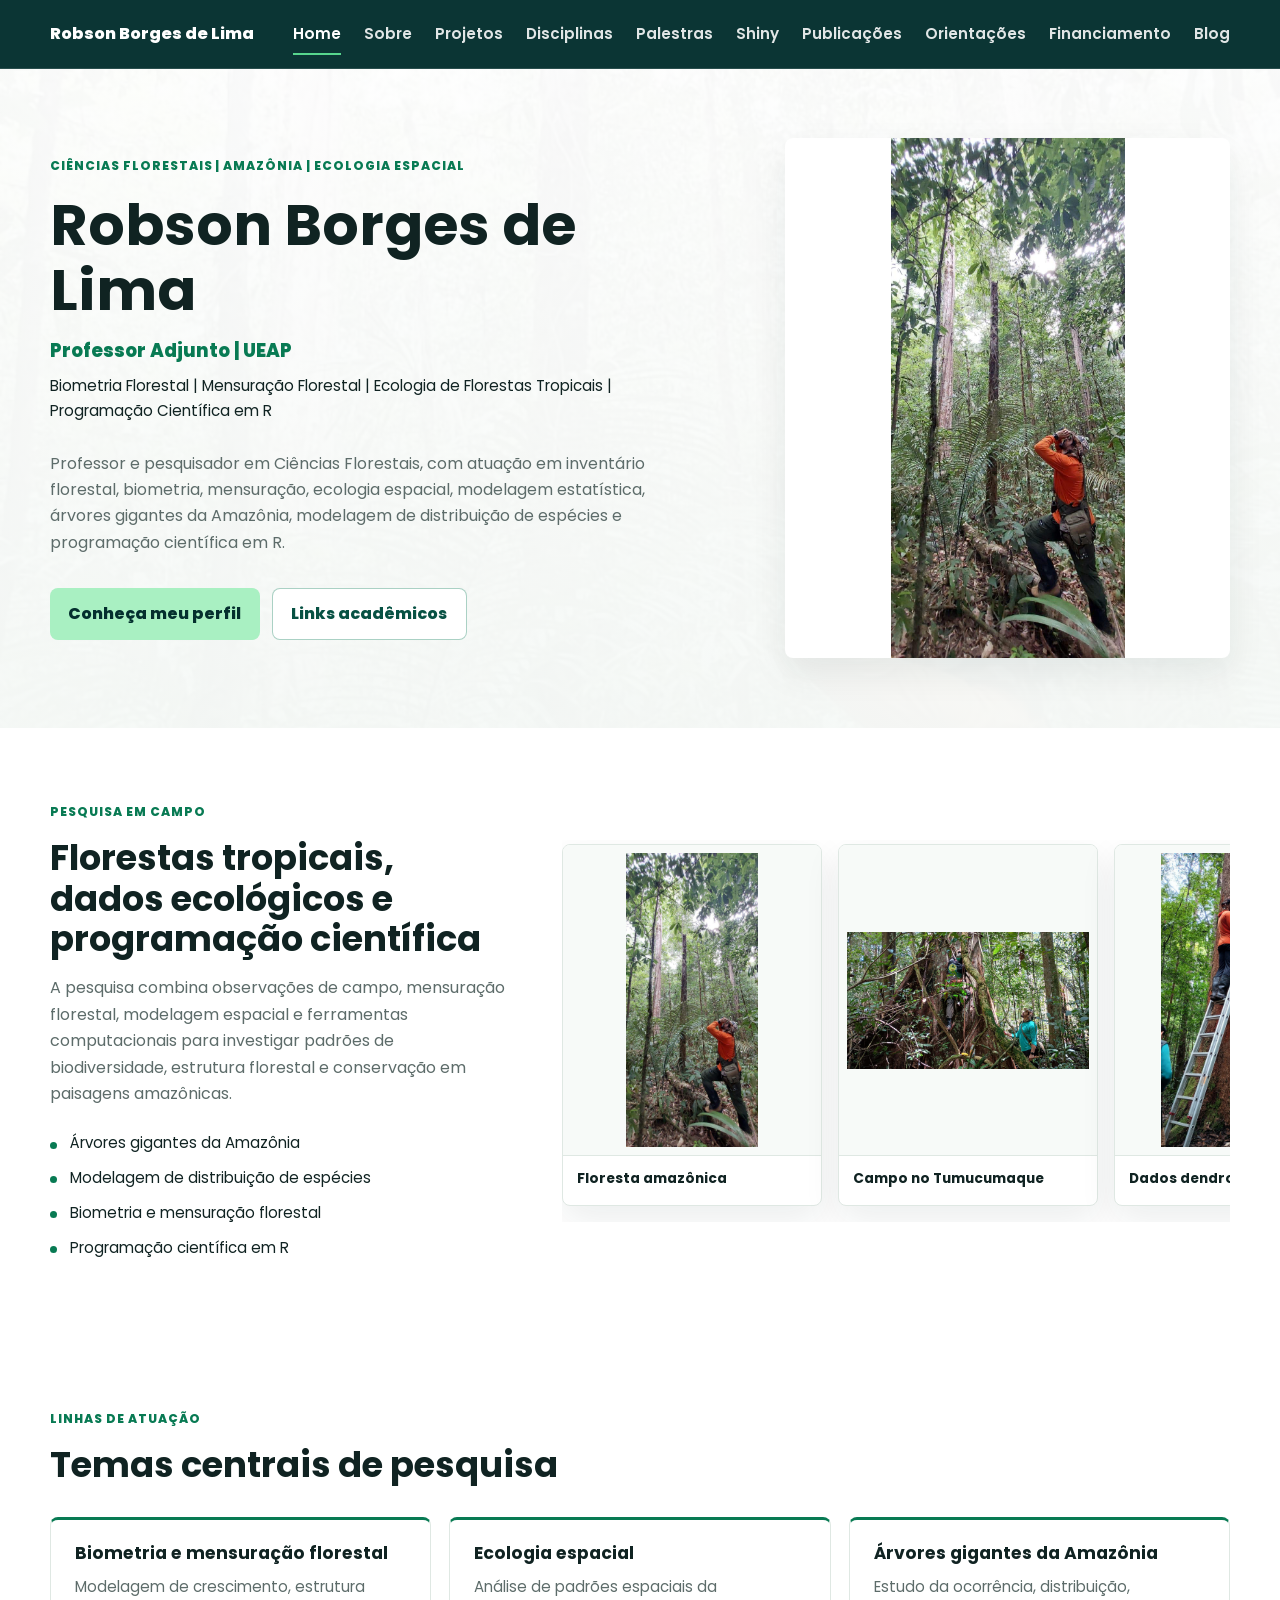
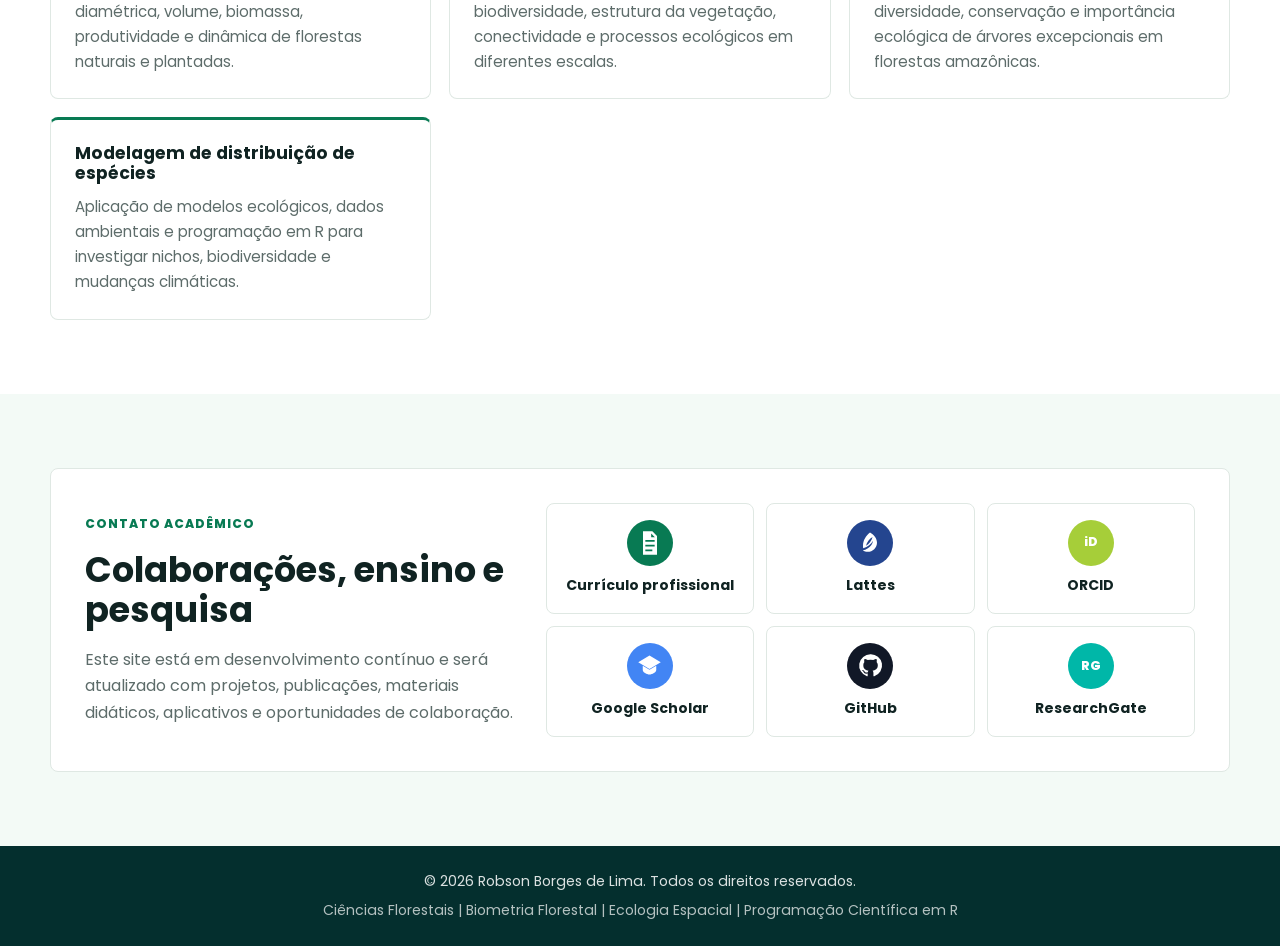
<file: index.html>
﻿<!DOCTYPE html>
<html lang="pt-BR">
<head>
  <meta charset="UTF-8" />
  <meta name="viewport" content="width=device-width, initial-scale=1.0" />
  <title>Robson Borges de Lima | Ciências Florestais</title>
  <meta name="description" content="Site acadêmico de Robson Borges de Lima, professor e pesquisador em Ciências Florestais, Biometria Florestal, Mensuração Florestal, Ecologia Espacial e Programação Científica em R." />
  <link rel="preconnect" href="https://fonts.googleapis.com" />
  <link rel="preconnect" href="https://fonts.gstatic.com" crossorigin />
  <link href="https://fonts.googleapis.com/css2?family=Poppins:wght@400;500;600;700;800&display=swap" rel="stylesheet" />
  <link rel="stylesheet" href="assets/css/style.css?v=20260628-7" />
</head>

<body>
  <header class="site-header">
    <nav class="navbar" aria-label="Menu principal">
      <a href="index.html" class="logo" aria-label="Página inicial">Robson Borges de Lima</a>

      <button class="menu-toggle" type="button" aria-label="Abrir menu" aria-expanded="false" aria-controls="primary-menu">
        <span></span>
        <span></span>
        <span></span>
      </button>

      <ul class="nav-menu" id="primary-menu">
        <li><a href="index.html" class="active">Home</a></li>
        <li><a href="sobre.html">Sobre</a></li>
        <li><a href="projetos.html">Projetos</a></li>
        <li><a href="disciplinas.html">Disciplinas</a></li>
        <li><a href="palestras.html">Palestras</a></li>
        <li><a href="shiny.html">Shiny</a></li>
        <li><a href="publicacoes.html">Publicações</a></li>
        <li><a href="orientacoes.html">Orientações</a></li>
        <li><a href="financiamento.html">Financiamento</a></li>
        <li><a href="blog.html">Blog</a></li>
      </ul>
    </nav>
  </header>

  <main>
    <section class="home-profile">
      <div class="container home-profile-grid">
        <div class="home-profile-copy">
          <p class="section-kicker">Ciências Florestais | Amazônia | Ecologia Espacial</p>
          <h1>Robson Borges de Lima</h1>
          <p class="role">Professor Adjunto | UEAP</p>
          <p class="academic-tags">Biometria Florestal | Mensuração Florestal | Ecologia de Florestas Tropicais | Programação Científica em R</p>
          <p>
            Professor e pesquisador em Ciências Florestais, com atuação em inventário florestal, biometria, mensuração, ecologia espacial, modelagem estatística, árvores gigantes da Amazônia, modelagem de distribuição de espécies e programação científica em R.
          </p>
          <div class="hero-actions">
            <a href="sobre.html" class="button button-primary">Conheça meu perfil</a>
            <a href="#links-academicos" class="button button-outline-dark">Links acadêmicos</a>
          </div>
        </div>

        <figure class="home-profile-photo">
          <img src="assets/img/hero/hero-amazon.jpg" alt="Robson Borges de Lima observando árvores em floresta amazônica" />
        </figure>
      </div>
    </section>

    <section class="section field-section">
      <div class="container field-grid">
        <div class="field-copy">
          <p class="section-kicker">Pesquisa em campo</p>
          <h2>Florestas tropicais, dados ecológicos e programação científica</h2>
          <p>
            A pesquisa combina observações de campo, mensuração florestal, modelagem espacial e ferramentas computacionais para investigar padrões de biodiversidade, estrutura florestal e conservação em paisagens amazônicas.
          </p>
          <div class="feature-list">
            <span>Árvores gigantes da Amazônia</span>
            <span>Modelagem de distribuição de espécies</span>
            <span>Biometria e mensuração florestal</span>
            <span>Programação científica em R</span>
          </div>
        </div>

        <div class="field-gallery" aria-label="Galeria de imagens de atividades de pesquisa em campo">
          <figure>
            <img src="assets/img/hero/hero-amazon.jpg" alt="Robson Borges de Lima observando árvores em floresta amazônica" />
            <figcaption>Floresta amazônica</figcaption>
          </figure>
          <figure>
            <img src="assets/img/fieldwork/campo-tumucumaque.jpg" alt="Pesquisa de campo em área de floresta tropical" />
            <figcaption>Campo no Tumucumaque</figcaption>
          </figure>
          <figure>
            <img src="assets/img/fieldwork/dados-dendrometros.jpg" alt="Coleta de dados dendrométricos" />
            <figcaption>Dados dendrométricos</figcaption>
          </figure>
          <figure>
            <img src="assets/img/gallery/medindo%20dap.jpg" alt="Mensuração de diâmetro de árvore em campo" />
            <figcaption>Mensuração florestal</figcaption>
          </figure>
          <figure>
            <img src="assets/img/gallery/voando%20drone.jpg" alt="Atividade de campo com drone" />
            <figcaption>Geotecnologias</figcaption>
          </figure>
          <figure>
            <img src="assets/img/fieldwork/gigante-caida.jpg" alt="Árvore gigante caída em floresta amazônica" />
            <figcaption>Árvores gigantes</figcaption>
          </figure>
          <figure>
            <img src="assets/img/expeditions/exp-4.jpg" alt="Expedição de pesquisa em floresta tropical" />
            <figcaption>Expedições científicas</figcaption>
          </figure>
        </div>
      </div>
    </section>

    <section class="section section-white">
      <div class="container">
        <div class="section-heading">
          <p class="section-kicker">Linhas de atuação</p>
          <h2>Temas centrais de pesquisa</h2>
        </div>

        <div class="research-grid">
          <article class="research-card">
            <h3>Biometria e mensuração florestal</h3>
            <p>Modelagem de crescimento, estrutura diamétrica, volume, biomassa, produtividade e dinâmica de florestas naturais e plantadas.</p>
          </article>
          <article class="research-card">
            <h3>Ecologia espacial</h3>
            <p>Análise de padrões espaciais da biodiversidade, estrutura da vegetação, conectividade e processos ecológicos em diferentes escalas.</p>
          </article>
          <article class="research-card">
            <h3>Árvores gigantes da Amazônia</h3>
            <p>Estudo da ocorrência, distribuição, diversidade, conservação e importância ecológica de árvores excepcionais em florestas amazônicas.</p>
          </article>
          <article class="research-card">
            <h3>Modelagem de distribuição de espécies</h3>
            <p>Aplicação de modelos ecológicos, dados ambientais e programação em R para investigar nichos, biodiversidade e mudanças climáticas.</p>
          </article>
        </div>
      </div>
    </section>

    <section class="section collaboration-section" id="links-academicos">
      <div class="container collaboration-box">
        <div class="collaboration-copy">
          <p class="section-kicker">Contato acadêmico</p>
          <h2>Colaborações, ensino e pesquisa</h2>
          <p>
            Este site está em desenvolvimento contínuo e será atualizado com projetos, publicações, materiais didáticos, aplicativos e oportunidades de colaboração.
          </p>
        </div>

        <div class="academic-mini-grid" aria-label="Links acadêmicos">
          <a href="curriculo-profissional.html" class="academic-mini-card">
            <span class="brand-icon cv-icon" aria-hidden="true">
              <svg viewBox="0 0 24 24"><path d="M6 2h8l4 4v16H6V2Zm7 1.8V7h3.2L13 3.8ZM8 11h8V9.5H8V11Zm0 4h8v-1.5H8V15Zm0 4h6v-1.5H8V19Z" /></svg>
            </span>
            <strong>Currículo profissional</strong>
          </a>
          <a href="https://lattes.cnpq.br/4180291284433803" class="academic-mini-card" target="_blank" rel="noopener noreferrer">
            <span class="brand-icon lattes-icon" aria-hidden="true">
              <svg viewBox="0 0 24 24"><path d="M12 3c3.7 2.2 6 5.3 6 8.7 0 4.3-3.6 7.8-8 7.8-1.5 0-2.9-.4-4.1-1.1 1.3-.2 2.8-.8 4.3-1.8 2.5-1.7 4-4 4.4-6.6-1.7 2.9-4.5 5.1-8.4 6.5C6 15.8 6 15.1 6 14.4 6 9.8 8.4 5.9 12 3Zm2.2 3.8c-1.3.7-2.5 1.8-3.6 3.2-1 1.3-1.7 2.8-2 4.4 1.3-.8 2.4-1.8 3.4-3.1 1-1.4 1.8-2.9 2.2-4.5Z" /></svg>
            </span>
            <strong>Lattes</strong>
          </a>
          <a href="https://orcid.org/0000-0001-5915-4045" class="academic-mini-card" target="_blank" rel="noopener noreferrer">
            <span class="brand-icon orcid-icon">iD</span>
            <strong>ORCID</strong>
          </a>
          <a href="https://scholar.google.com/citations?user=GU71WLUAAAAJ&amp;hl=pt-BR" class="academic-mini-card" target="_blank" rel="noopener noreferrer">
            <span class="brand-icon scholar-icon" aria-hidden="true">
              <svg viewBox="0 0 24 24"><path d="M12 3 2 9l10 6 10-6-10-6Zm-6 9.2V16c0 2 3.6 4 6 4s6-2 6-4v-3.8l-6 3.6-6-3.6Z" /></svg>
            </span>
            <strong>Google Scholar</strong>
          </a>
          <a href="https://github.com/robson-lima2023" class="academic-mini-card" target="_blank" rel="noopener noreferrer">
            <span class="brand-icon github-icon" aria-hidden="true">
              <svg viewBox="0 0 24 24"><path d="M12 2a10 10 0 0 0-3.2 19.5c.5.1.7-.2.7-.5v-1.8c-2.9.6-3.5-1.2-3.5-1.2-.5-1.1-1.1-1.4-1.1-1.4-.9-.6.1-.6.1-.6 1 .1 1.6 1.1 1.6 1.1.9 1.6 2.4 1.1 3 .9.1-.7.4-1.1.7-1.4-2.3-.3-4.7-1.2-4.7-5A3.9 3.9 0 0 1 6.6 8.9c-.1-.3-.5-1.3.1-2.7 0 0 .9-.3 2.8 1a9.5 9.5 0 0 1 5 0c1.9-1.3 2.8-1 2.8-1 .6 1.4.2 2.4.1 2.7a3.9 3.9 0 0 1 1.1 2.7c0 3.9-2.4 4.7-4.7 5 .4.3.8 1 .8 2V21c0 .3.2.6.8.5A10 10 0 0 0 12 2Z" /></svg>
            </span>
            <strong>GitHub</strong>
          </a>
          <a href="https://www.researchgate.net/profile/Robson_Lima4" class="academic-mini-card" target="_blank" rel="noopener noreferrer">
            <span class="brand-icon rg-icon">RG</span>
            <strong>ResearchGate</strong>
          </a>
        </div>
      </div>
    </section>
  </main>

  <footer class="site-footer">
    <p>© 2026 Robson Borges de Lima. Todos os direitos reservados.</p>
    <p>Ciências Florestais | Biometria Florestal | Ecologia Espacial | Programação Científica em R</p>
  </footer>

  <script>
    const menuButton = document.querySelector(".menu-toggle");
    const menu = document.querySelector(".nav-menu");

    menuButton.addEventListener("click", () => {
      const isOpen = menu.classList.toggle("is-open");
      menuButton.setAttribute("aria-expanded", String(isOpen));
    });
  </script>
</body>
</html>
</file>
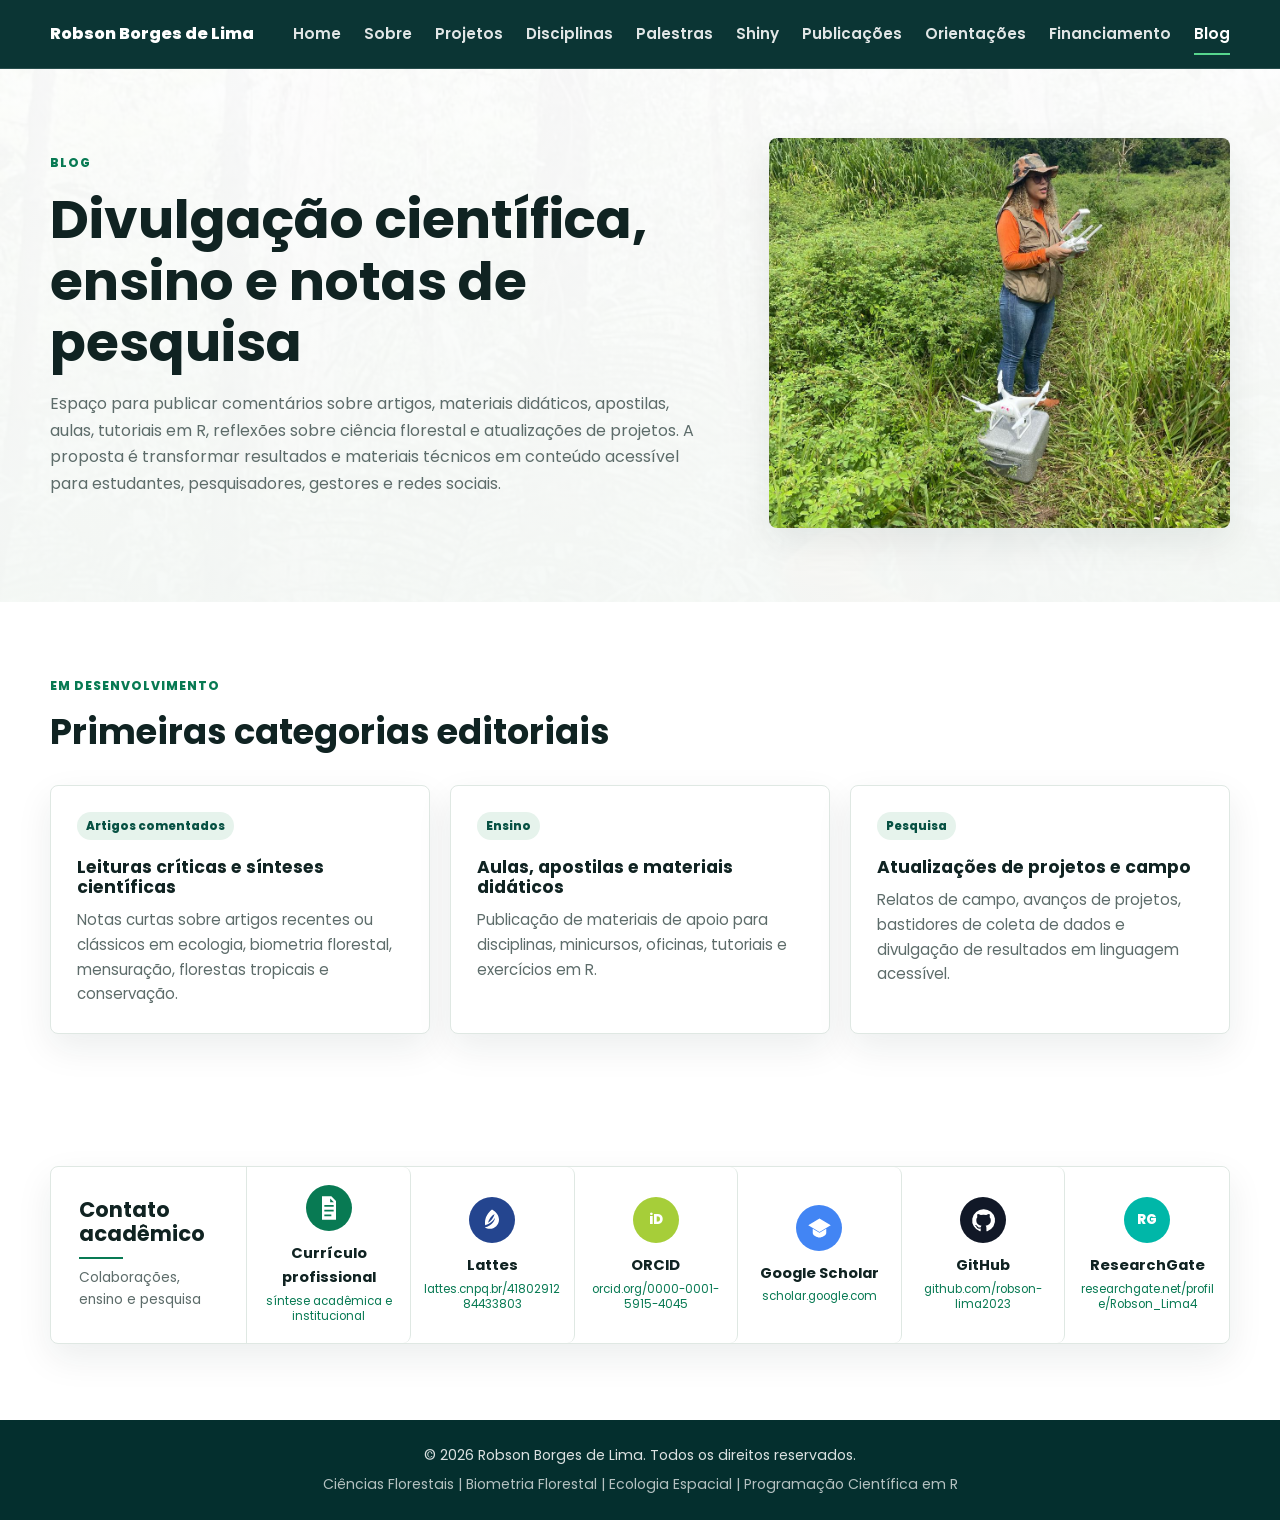
<file: blog.html>
﻿<!DOCTYPE html>
<html lang="pt-BR">
<head>
  <meta charset="UTF-8" />
  <meta name="viewport" content="width=device-width, initial-scale=1.0" />
  <title>Blog | Robson Borges de Lima</title>
  <meta name="description" content="Blog de Robson Borges de Lima para divulgação científica, notas de pesquisa, materiais didáticos, apostilas, aulas e comentários sobre artigos em Ciências Florestais." />
  <link rel="preconnect" href="https://fonts.googleapis.com" />
  <link rel="preconnect" href="https://fonts.gstatic.com" crossorigin />
  <link href="https://fonts.googleapis.com/css2?family=Poppins:wght@400;500;600;700;800&display=swap" rel="stylesheet" />
  <link rel="stylesheet" href="assets/css/style.css?v=20260628-7" />
</head>

<body>
  <header class="site-header">
    <nav class="navbar" aria-label="Menu principal">
      <a href="index.html" class="logo" aria-label="Página inicial">Robson Borges de Lima</a>

      <button class="menu-toggle" type="button" aria-label="Abrir menu" aria-expanded="false" aria-controls="primary-menu">
        <span></span>
        <span></span>
        <span></span>
      </button>

      <ul class="nav-menu" id="primary-menu">
        <li><a href="index.html">Home</a></li>
        <li><a href="sobre.html">Sobre</a></li>
        <li><a href="projetos.html">Projetos</a></li>
        <li><a href="disciplinas.html">Disciplinas</a></li>
        <li><a href="palestras.html">Palestras</a></li>
        <li><a href="shiny.html">Shiny</a></li>
        <li><a href="publicacoes.html">Publicações</a></li>
        <li><a href="orientacoes.html">Orientações</a></li>
        <li><a href="financiamento.html">Financiamento</a></li>
        <li><a href="blog.html" class="active">Blog</a></li>
      </ul>
    </nav>
  </header>

  <main>
    <section class="page-intro">
      <div class="container page-intro-grid">
        <div>
          <p class="section-kicker">Blog</p>
          <h1>Divulgação científica, ensino e notas de pesquisa</h1>
          <p>
            Espaço para publicar comentários sobre artigos, materiais didáticos, apostilas, aulas, tutoriais em R, reflexões sobre ciência florestal e atualizações de projetos. A proposta é transformar resultados e materiais técnicos em conteúdo acessível para estudantes, pesquisadores, gestores e redes sociais.
          </p>
        </div>
        <figure class="page-intro-photo">
          <img src="assets/img/gallery/voando%20drone.jpg" alt="Atividade de campo com drone em área de pesquisa" />
        </figure>
      </div>
    </section>

    <section class="section section-white">
      <div class="container">
        <div class="section-heading">
          <p class="section-kicker">Em desenvolvimento</p>
          <h2>Primeiras categorias editoriais</h2>
        </div>

        <div class="blog-card-grid">
          <article class="blog-card">
            <span>Artigos comentados</span>
            <h3>Leituras críticas e sínteses científicas</h3>
            <p>Notas curtas sobre artigos recentes ou clássicos em ecologia, biometria florestal, mensuração, florestas tropicais e conservação.</p>
          </article>

          <article class="blog-card">
            <span>Ensino</span>
            <h3>Aulas, apostilas e materiais didáticos</h3>
            <p>Publicação de materiais de apoio para disciplinas, minicursos, oficinas, tutoriais e exercícios em R.</p>
          </article>

          <article class="blog-card">
            <span>Pesquisa</span>
            <h3>Atualizações de projetos e campo</h3>
            <p>Relatos de campo, avanços de projetos, bastidores de coleta de dados e divulgação de resultados em linguagem acessível.</p>
          </article>
        </div>
      </div>
    </section>

    <section class="academic-links-section">
      <div class="container academic-links-box">
        <div class="academic-links-title">
          <h2>Contato acadêmico</h2>
          <p>Colaborações, ensino e pesquisa</p>
        </div>

        <a href="curriculo-profissional.html" class="academic-link-card">
          <span class="brand-icon cv-icon" aria-hidden="true">
            <svg viewBox="0 0 24 24"><path d="M6 2h8l4 4v16H6V2Zm7 1.8V7h3.2L13 3.8ZM8 11h8V9.5H8V11Zm0 4h8v-1.5H8V15Zm0 4h6v-1.5H8V19Z" /></svg>
          </span>
          <strong>Currículo profissional</strong>
          <small>síntese acadêmica e institucional</small>
        </a>

        <a href="https://lattes.cnpq.br/4180291284433803" target="_blank" rel="noopener noreferrer" class="academic-link-card">
          <span class="brand-icon lattes-icon" aria-hidden="true">
            <svg viewBox="0 0 24 24"><path d="M12 3c3.7 2.2 6 5.3 6 8.7 0 4.3-3.6 7.8-8 7.8-1.5 0-2.9-.4-4.1-1.1 1.3-.2 2.8-.8 4.3-1.8 2.5-1.7 4-4 4.4-6.6-1.7 2.9-4.5 5.1-8.4 6.5C6 15.8 6 15.1 6 14.4 6 9.8 8.4 5.9 12 3Zm2.2 3.8c-1.3.7-2.5 1.8-3.6 3.2-1 1.3-1.7 2.8-2 4.4 1.3-.8 2.4-1.8 3.4-3.1 1-1.4 1.8-2.9 2.2-4.5Z" /></svg>
          </span>
          <strong>Lattes</strong>
          <small>lattes.cnpq.br/4180291284433803</small>
        </a>

        <a href="https://orcid.org/0000-0001-5915-4045" target="_blank" rel="noopener noreferrer" class="academic-link-card">
          <span class="brand-icon orcid-icon">iD</span>
          <strong>ORCID</strong>
          <small>orcid.org/0000-0001-5915-4045</small>
        </a>

        <a href="https://scholar.google.com/citations?user=GU71WLUAAAAJ&amp;hl=pt-BR" target="_blank" rel="noopener noreferrer" class="academic-link-card">
          <span class="brand-icon scholar-icon" aria-hidden="true">
            <svg viewBox="0 0 24 24"><path d="M12 3 2 9l10 6 10-6-10-6Zm-6 9.2V16c0 2 3.6 4 6 4s6-2 6-4v-3.8l-6 3.6-6-3.6Z" /></svg>
          </span>
          <strong>Google Scholar</strong>
          <small>scholar.google.com</small>
        </a>

        <a href="https://github.com/robson-lima2023" target="_blank" rel="noopener noreferrer" class="academic-link-card">
          <span class="brand-icon github-icon" aria-hidden="true">
            <svg viewBox="0 0 24 24"><path d="M12 2a10 10 0 0 0-3.2 19.5c.5.1.7-.2.7-.5v-1.8c-2.9.6-3.5-1.2-3.5-1.2-.5-1.1-1.1-1.4-1.1-1.4-.9-.6.1-.6.1-.6 1 .1 1.6 1.1 1.6 1.1.9 1.6 2.4 1.1 3 .9.1-.7.4-1.1.7-1.4-2.3-.3-4.7-1.2-4.7-5A3.9 3.9 0 0 1 6.6 8.9c-.1-.3-.5-1.3.1-2.7 0 0 .9-.3 2.8 1a9.5 9.5 0 0 1 5 0c1.9-1.3 2.8-1 2.8-1 .6 1.4.2 2.4.1 2.7a3.9 3.9 0 0 1 1.1 2.7c0 3.9-2.4 4.7-4.7 5 .4.3.8 1 .8 2V21c0 .3.2.6.8.5A10 10 0 0 0 12 2Z" /></svg>
          </span>
          <strong>GitHub</strong>
          <small>github.com/robson-lima2023</small>
        </a>

        <a href="https://www.researchgate.net/profile/Robson_Lima4" target="_blank" rel="noopener noreferrer" class="academic-link-card">
          <span class="brand-icon rg-icon">RG</span>
          <strong>ResearchGate</strong>
          <small>researchgate.net/profile/Robson_Lima4</small>
        </a>
      </div>
    </section>
  </main>

  <footer class="site-footer">
    <p>© 2026 Robson Borges de Lima. Todos os direitos reservados.</p>
    <p>Ciências Florestais | Biometria Florestal | Ecologia Espacial | Programação Científica em R</p>
  </footer>

  <script>
    const menuButton = document.querySelector(".menu-toggle");
    const menu = document.querySelector(".nav-menu");

    menuButton.addEventListener("click", () => {
      const isOpen = menu.classList.toggle("is-open");
      menuButton.setAttribute("aria-expanded", String(isOpen));
    });
  </script>
</body>
</html>
</file>
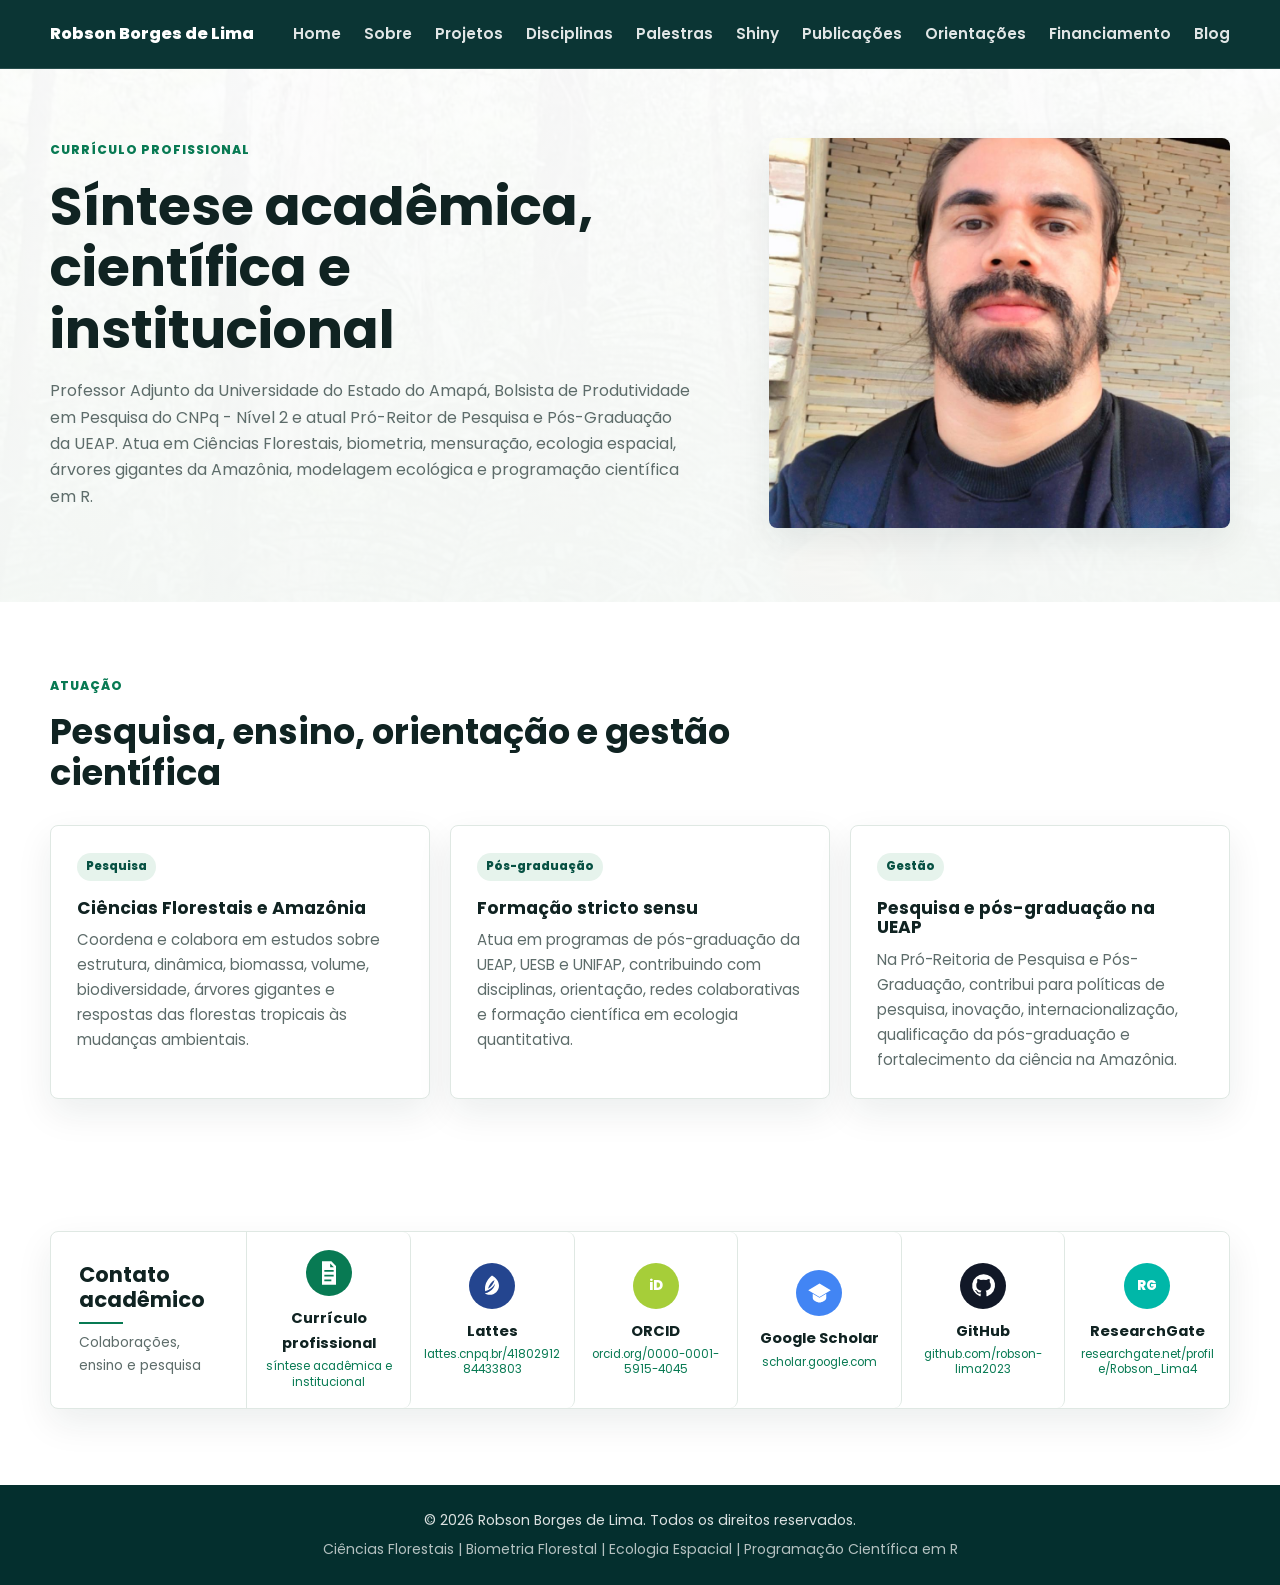
<file: curriculo-profissional.html>
﻿<!DOCTYPE html>
<html lang="pt-BR">
<head>
  <meta charset="UTF-8" />
  <meta name="viewport" content="width=device-width, initial-scale=1.0" />
  <title>Currículo profissional | Robson Borges de Lima</title>
  <meta name="description" content="Síntese profissional e acadêmica de Robson Borges de Lima em Ciências Florestais, pesquisa, pós-graduação, gestão científica e formação de recursos humanos." />
  <link rel="preconnect" href="https://fonts.googleapis.com" />
  <link rel="preconnect" href="https://fonts.gstatic.com" crossorigin />
  <link href="https://fonts.googleapis.com/css2?family=Poppins:wght@400;500;600;700;800&display=swap" rel="stylesheet" />
  <link rel="stylesheet" href="assets/css/style.css?v=20260628-7" />
</head>

<body>
  <header class="site-header">
    <nav class="navbar" aria-label="Menu principal">
      <a href="index.html" class="logo" aria-label="Página inicial">Robson Borges de Lima</a>
      <button class="menu-toggle" type="button" aria-label="Abrir menu" aria-expanded="false" aria-controls="primary-menu"><span></span><span></span><span></span></button>
      <ul class="nav-menu" id="primary-menu">
        <li><a href="index.html">Home</a></li>
        <li><a href="sobre.html">Sobre</a></li>
        <li><a href="projetos.html">Projetos</a></li>
        <li><a href="disciplinas.html">Disciplinas</a></li>
        <li><a href="palestras.html">Palestras</a></li>
        <li><a href="shiny.html">Shiny</a></li>
        <li><a href="publicacoes.html">Publicações</a></li>
        <li><a href="orientacoes.html">Orientações</a></li>
        <li><a href="financiamento.html">Financiamento</a></li>
        <li><a href="blog.html">Blog</a></li>
      </ul>
    </nav>
  </header>

  <main>
    <section class="page-intro">
      <div class="container page-intro-grid">
        <div>
          <p class="section-kicker">Currículo profissional</p>
          <h1>Síntese acadêmica, científica e institucional</h1>
          <p>
            Professor Adjunto da Universidade do Estado do Amapá, Bolsista de Produtividade em Pesquisa do CNPq - Nível 2 e atual Pró-Reitor de Pesquisa e Pós-Graduação da UEAP. Atua em Ciências Florestais, biometria, mensuração, ecologia espacial, árvores gigantes da Amazônia, modelagem ecológica e programação científica em R.
          </p>
        </div>
        <figure class="page-intro-photo">
          <img src="assets/img/profile/profile.jpg" alt="Robson Borges de Lima em atividade de campo" />
        </figure>
      </div>
    </section>

    <section class="section section-white">
      <div class="container">
        <div class="section-heading">
          <p class="section-kicker">Atuação</p>
          <h2>Pesquisa, ensino, orientação e gestão científica</h2>
        </div>
        <div class="blog-card-grid">
          <article class="blog-card">
            <span>Pesquisa</span>
            <h3>Ciências Florestais e Amazônia</h3>
            <p>Coordena e colabora em estudos sobre estrutura, dinâmica, biomassa, volume, biodiversidade, árvores gigantes e respostas das florestas tropicais às mudanças ambientais.</p>
          </article>
          <article class="blog-card">
            <span>Pós-graduação</span>
            <h3>Formação stricto sensu</h3>
            <p>Atua em programas de pós-graduação da UEAP, UESB e UNIFAP, contribuindo com disciplinas, orientação, redes colaborativas e formação científica em ecologia quantitativa.</p>
          </article>
          <article class="blog-card">
            <span>Gestão</span>
            <h3>Pesquisa e pós-graduação na UEAP</h3>
            <p>Na Pró-Reitoria de Pesquisa e Pós-Graduação, contribui para políticas de pesquisa, inovação, internacionalização, qualificação da pós-graduação e fortalecimento da ciência na Amazônia.</p>
          </article>
        </div>
      </div>
    </section>

    <section class="academic-links-section">
      <div class="container academic-links-box">
        <div class="academic-links-title"><h2>Contato acadêmico</h2><p>Colaborações, ensino e pesquisa</p></div>
        <a href="curriculo-profissional.html" class="academic-link-card"><span class="brand-icon cv-icon" aria-hidden="true"><svg viewBox="0 0 24 24"><path d="M6 2h8l4 4v16H6V2Zm7 1.8V7h3.2L13 3.8ZM8 11h8V9.5H8V11Zm0 4h8v-1.5H8V15Zm0 4h6v-1.5H8V19Z" /></svg></span><strong>Currículo profissional</strong><small>síntese acadêmica e institucional</small></a>
        <a href="https://lattes.cnpq.br/4180291284433803" target="_blank" rel="noopener noreferrer" class="academic-link-card"><span class="brand-icon lattes-icon" aria-hidden="true"><svg viewBox="0 0 24 24"><path d="M12 3c3.7 2.2 6 5.3 6 8.7 0 4.3-3.6 7.8-8 7.8-1.5 0-2.9-.4-4.1-1.1 1.3-.2 2.8-.8 4.3-1.8 2.5-1.7 4-4 4.4-6.6-1.7 2.9-4.5 5.1-8.4 6.5C6 15.8 6 15.1 6 14.4 6 9.8 8.4 5.9 12 3Zm2.2 3.8c-1.3.7-2.5 1.8-3.6 3.2-1 1.3-1.7 2.8-2 4.4 1.3-.8 2.4-1.8 3.4-3.1 1-1.4 1.8-2.9 2.2-4.5Z" /></svg></span><strong>Lattes</strong><small>lattes.cnpq.br/4180291284433803</small></a>
        <a href="https://orcid.org/0000-0001-5915-4045" target="_blank" rel="noopener noreferrer" class="academic-link-card"><span class="brand-icon orcid-icon">iD</span><strong>ORCID</strong><small>orcid.org/0000-0001-5915-4045</small></a>
        <a href="https://scholar.google.com/citations?user=GU71WLUAAAAJ&amp;hl=pt-BR" target="_blank" rel="noopener noreferrer" class="academic-link-card"><span class="brand-icon scholar-icon" aria-hidden="true"><svg viewBox="0 0 24 24"><path d="M12 3 2 9l10 6 10-6-10-6Zm-6 9.2V16c0 2 3.6 4 6 4s6-2 6-4v-3.8l-6 3.6-6-3.6Z" /></svg></span><strong>Google Scholar</strong><small>scholar.google.com</small></a>
        <a href="https://github.com/robson-lima2023" target="_blank" rel="noopener noreferrer" class="academic-link-card"><span class="brand-icon github-icon" aria-hidden="true"><svg viewBox="0 0 24 24"><path d="M12 2a10 10 0 0 0-3.2 19.5c.5.1.7-.2.7-.5v-1.8c-2.9.6-3.5-1.2-3.5-1.2-.5-1.1-1.1-1.4-1.1-1.4-.9-.6.1-.6.1-.6 1 .1 1.6 1.1 1.6 1.1.9 1.6 2.4 1.1 3 .9.1-.7.4-1.1.7-1.4-2.3-.3-4.7-1.2-4.7-5A3.9 3.9 0 0 1 6.6 8.9c-.1-.3-.5-1.3.1-2.7 0 0 .9-.3 2.8 1a9.5 9.5 0 0 1 5 0c1.9-1.3 2.8-1 2.8-1 .6 1.4.2 2.4.1 2.7a3.9 3.9 0 0 1 1.1 2.7c0 3.9-2.4 4.7-4.7 5 .4.3.8 1 .8 2V21c0 .3.2.6.8.5A10 10 0 0 0 12 2Z" /></svg></span><strong>GitHub</strong><small>github.com/robson-lima2023</small></a>
        <a href="https://www.researchgate.net/profile/Robson_Lima4" target="_blank" rel="noopener noreferrer" class="academic-link-card"><span class="brand-icon rg-icon">RG</span><strong>ResearchGate</strong><small>researchgate.net/profile/Robson_Lima4</small></a>
      </div>
    </section>
  </main>

  <footer class="site-footer"><p>© 2026 Robson Borges de Lima. Todos os direitos reservados.</p><p>Ciências Florestais | Biometria Florestal | Ecologia Espacial | Programação Científica em R</p></footer>
  <script>const menuButton=document.querySelector(".menu-toggle");const menu=document.querySelector(".nav-menu");menuButton.addEventListener("click",()=>{const isOpen=menu.classList.toggle("is-open");menuButton.setAttribute("aria-expanded",String(isOpen));});</script>
</body>
</html>
</file>
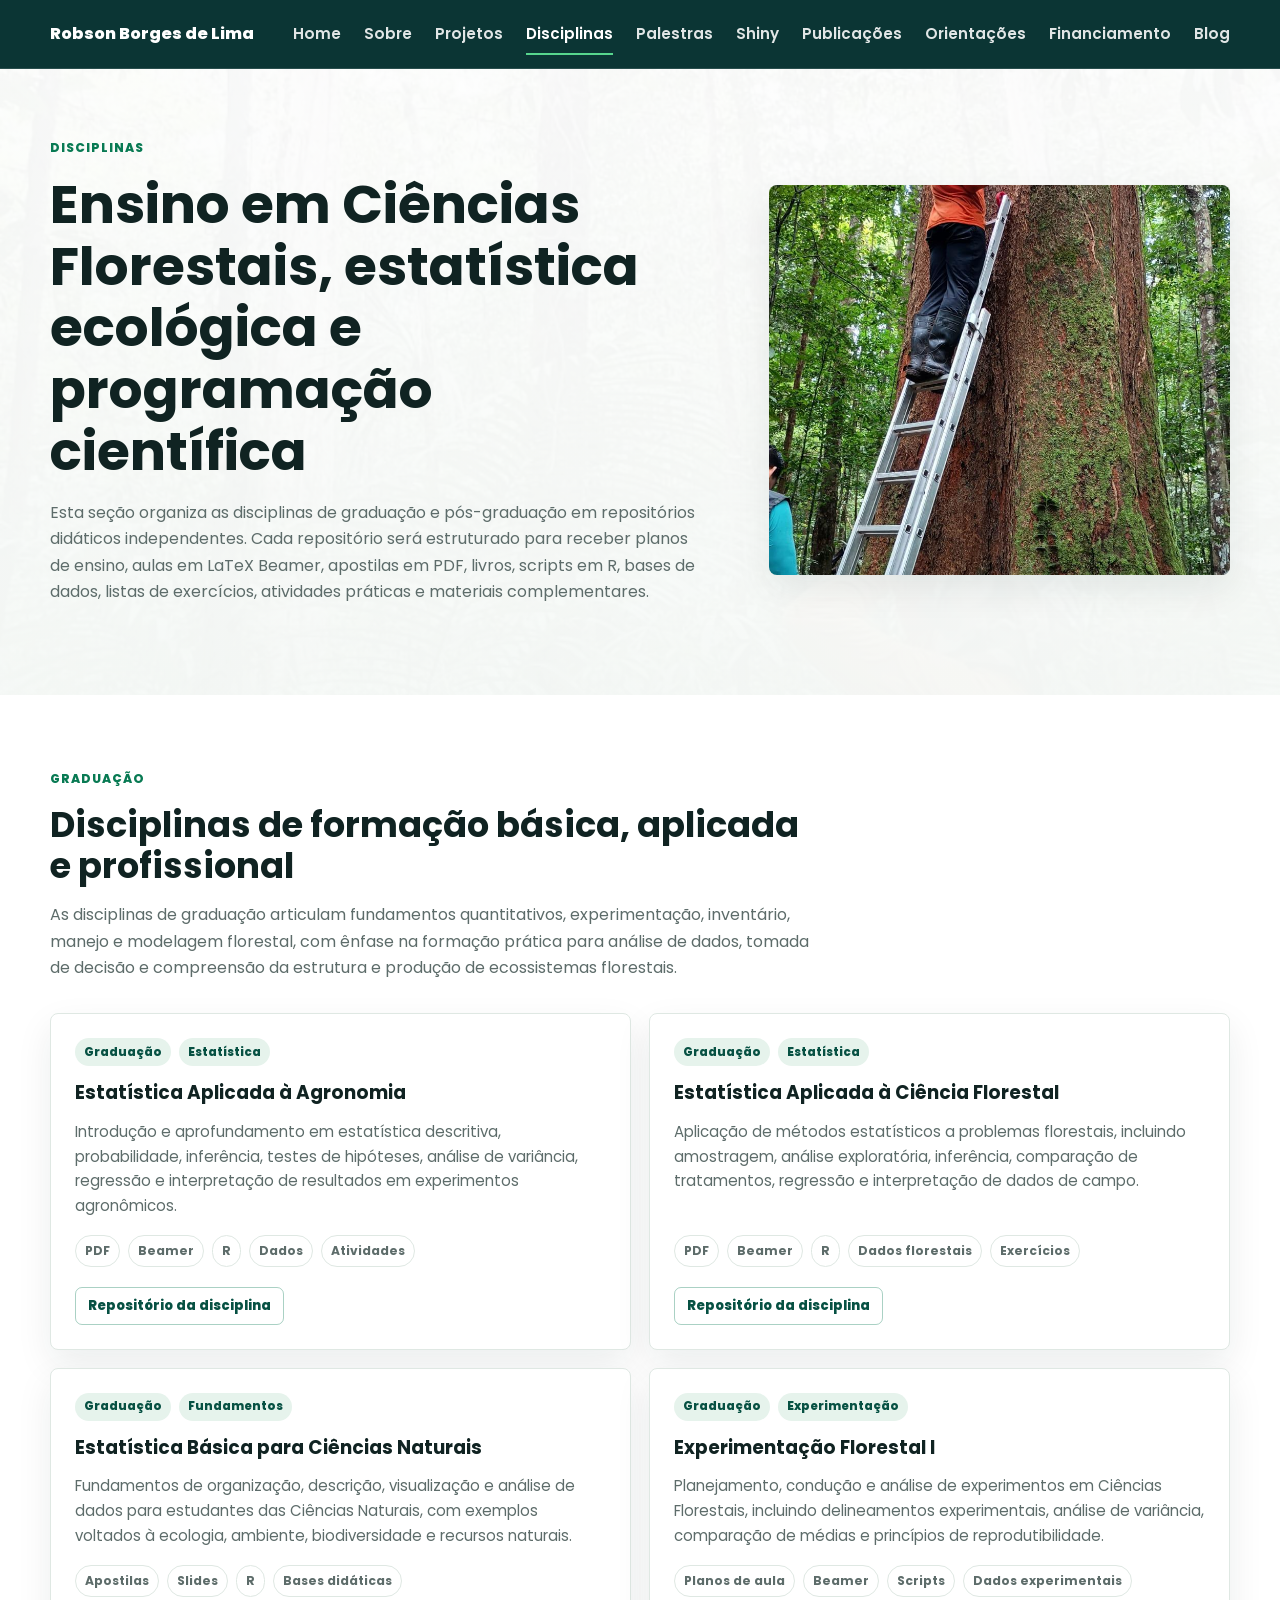
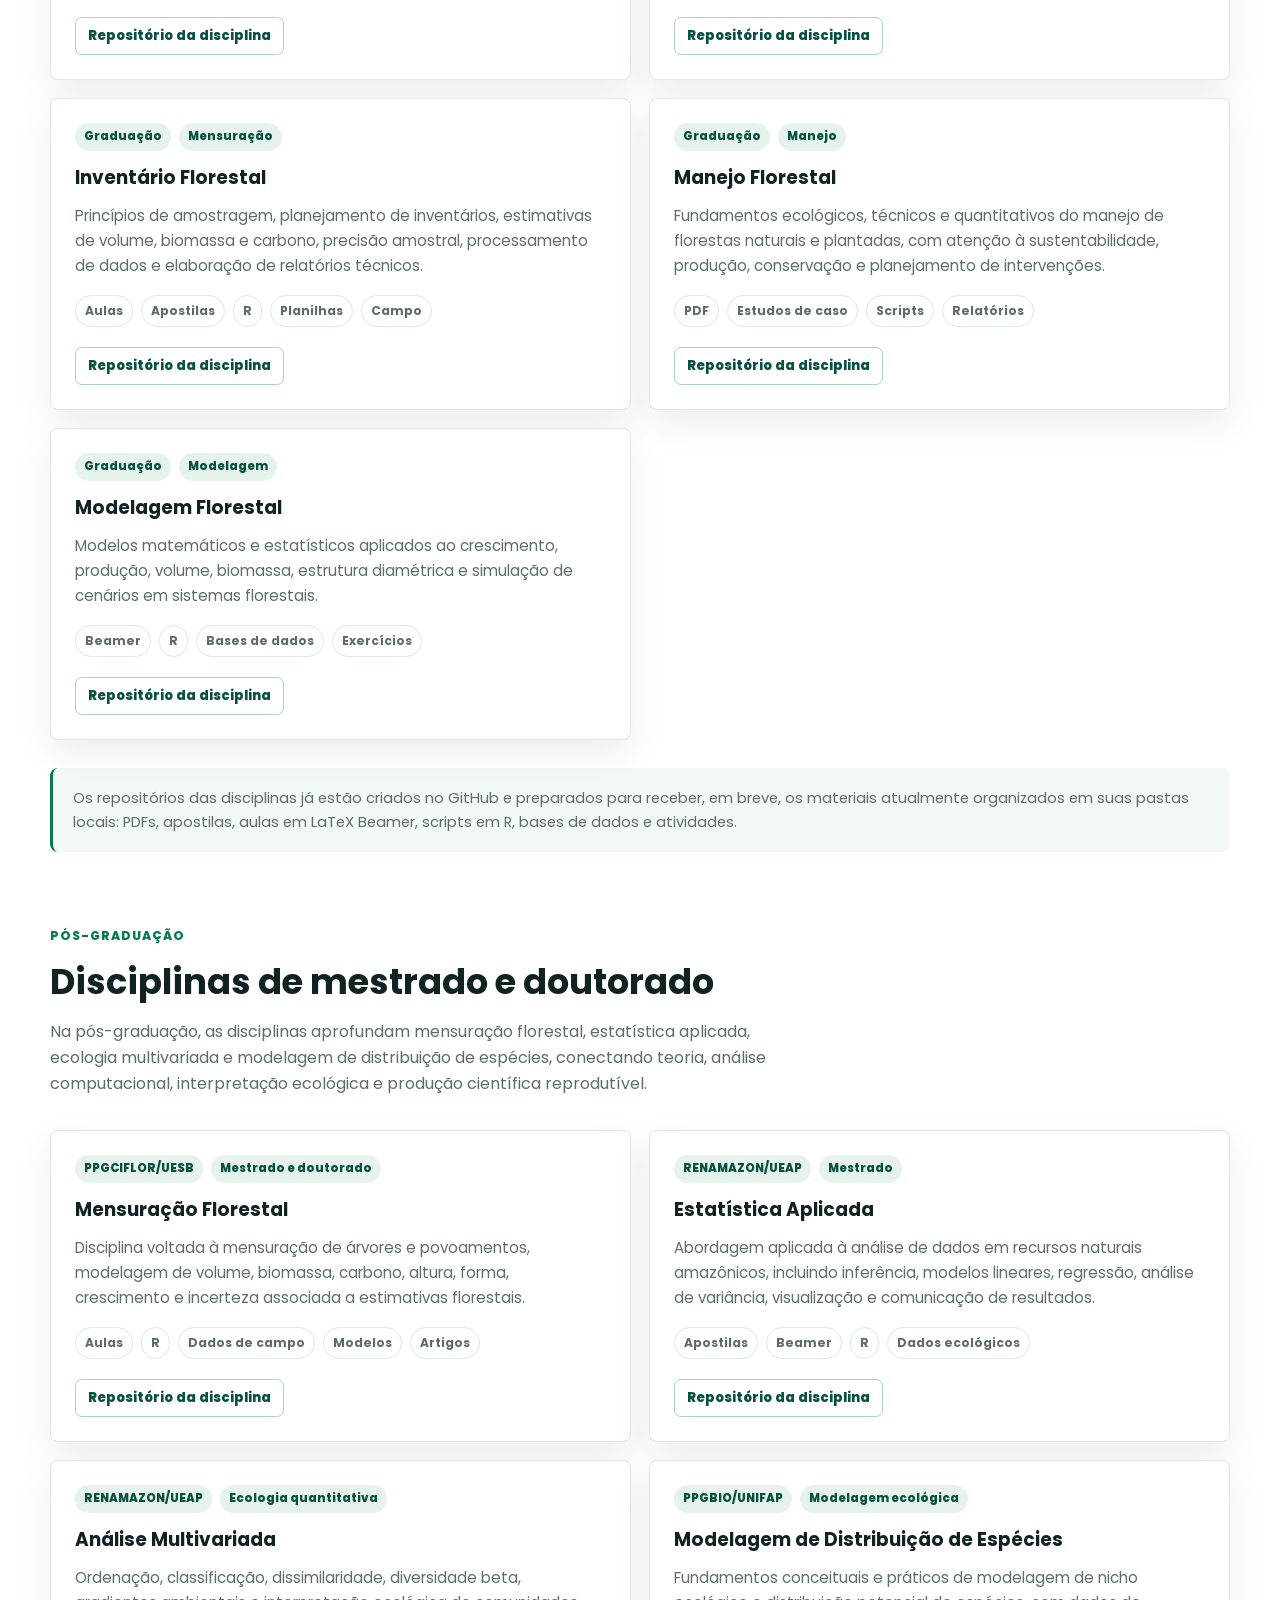
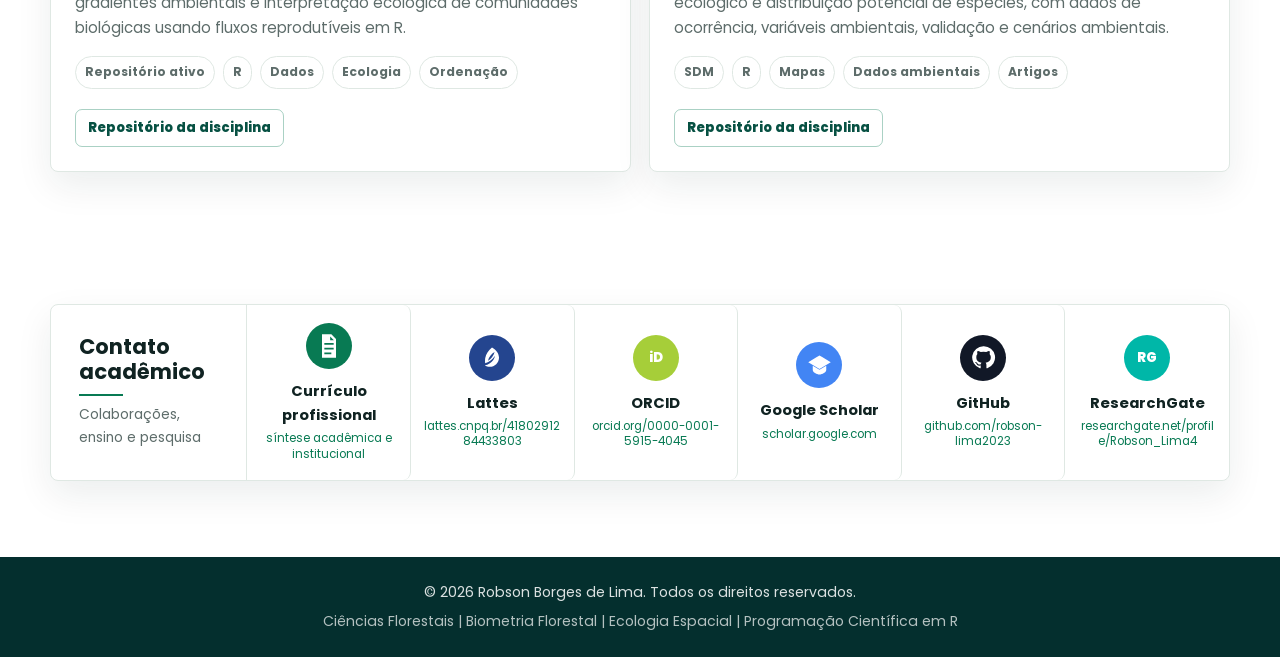
<file: disciplinas.html>
﻿<!DOCTYPE html>
<html lang="pt-BR">
<head>
  <meta charset="UTF-8" />
  <meta name="viewport" content="width=device-width, initial-scale=1.0" />
  <title>Disciplinas | Robson Borges de Lima</title>
  <meta name="description" content="Disciplinas de graduação e pós-graduação ministradas por Robson Borges de Lima, com materiais de Ciências Florestais, estatística, biometria, mensuração, modelagem, ecologia e R." />
  <link rel="preconnect" href="https://fonts.googleapis.com" />
  <link rel="preconnect" href="https://fonts.gstatic.com" crossorigin />
  <link href="https://fonts.googleapis.com/css2?family=Poppins:wght@400;500;600;700;800&display=swap" rel="stylesheet" />
  <link rel="stylesheet" href="assets/css/style.css?v=20260628-7" />
</head>

<body>
  <header class="site-header">
    <nav class="navbar" aria-label="Menu principal">
      <a href="index.html" class="logo" aria-label="Página inicial">Robson Borges de Lima</a>
      <button class="menu-toggle" type="button" aria-label="Abrir menu" aria-expanded="false" aria-controls="primary-menu">
        <span></span><span></span><span></span>
      </button>
      <ul class="nav-menu" id="primary-menu">
        <li><a href="index.html">Home</a></li>
        <li><a href="sobre.html">Sobre</a></li>
        <li><a href="projetos.html">Projetos</a></li>
        <li><a href="disciplinas.html" class="active">Disciplinas</a></li>
        <li><a href="palestras.html">Palestras</a></li>
        <li><a href="shiny.html">Shiny</a></li>
        <li><a href="publicacoes.html">Publicações</a></li>
        <li><a href="orientacoes.html">Orientações</a></li>
        <li><a href="financiamento.html">Financiamento</a></li>
        <li><a href="blog.html">Blog</a></li>
      </ul>
    </nav>
  </header>

  <main>
    <section class="page-intro">
      <div class="container page-intro-grid">
        <div>
          <p class="section-kicker">Disciplinas</p>
          <h1>Ensino em Ciências Florestais, estatística ecológica e programação científica</h1>
          <p>
            Esta seção organiza as disciplinas de graduação e pós-graduação em repositórios didáticos independentes. Cada repositório será estruturado para receber planos de ensino, aulas em LaTeX Beamer, apostilas em PDF, livros, scripts em R, bases de dados, listas de exercícios, atividades práticas e materiais complementares.
          </p>
        </div>
        <figure class="page-intro-photo">
          <img src="assets/img/fieldwork/dados-dendrometros.jpg" alt="Coleta de dados dendrométricos em campo" />
        </figure>
      </div>
    </section>

    <section class="section course-section">
      <div class="container">
        <div class="section-heading">
          <p class="section-kicker">Graduação</p>
          <h2>Disciplinas de formação básica, aplicada e profissional</h2>
          <p>
            As disciplinas de graduação articulam fundamentos quantitativos, experimentação, inventário, manejo e modelagem florestal, com ênfase na formação prática para análise de dados, tomada de decisão e compreensão da estrutura e produção de ecossistemas florestais.
          </p>
        </div>

        <div class="course-grid">
          <article class="course-card">
            <div class="course-card-header"><span>Graduação</span><span>Estatística</span></div>
            <h3>Estatística Aplicada à Agronomia</h3>
            <p>Introdução e aprofundamento em estatística descritiva, probabilidade, inferência, testes de hipóteses, análise de variância, regressão e interpretação de resultados em experimentos agronômicos.</p>
            <div class="course-materials"><span>PDF</span><span>Beamer</span><span>R</span><span>Dados</span><span>Atividades</span></div>
            <a class="course-repo-link" href="https://github.com/robson-lima2023/disciplina-estatistica-aplicada-agronomia" target="_blank" rel="noopener noreferrer">Repositório da disciplina</a>
          </article>

          <article class="course-card">
            <div class="course-card-header"><span>Graduação</span><span>Estatística</span></div>
            <h3>Estatística Aplicada à Ciência Florestal</h3>
            <p>Aplicação de métodos estatísticos a problemas florestais, incluindo amostragem, análise exploratória, inferência, comparação de tratamentos, regressão e interpretação de dados de campo.</p>
            <div class="course-materials"><span>PDF</span><span>Beamer</span><span>R</span><span>Dados florestais</span><span>Exercícios</span></div>
            <a class="course-repo-link" href="https://github.com/robson-lima2023/disciplina-estatistica-aplicada-ciencia-florestal" target="_blank" rel="noopener noreferrer">Repositório da disciplina</a>
          </article>

          <article class="course-card">
            <div class="course-card-header"><span>Graduação</span><span>Fundamentos</span></div>
            <h3>Estatística Básica para Ciências Naturais</h3>
            <p>Fundamentos de organização, descrição, visualização e análise de dados para estudantes das Ciências Naturais, com exemplos voltados à ecologia, ambiente, biodiversidade e recursos naturais.</p>
            <div class="course-materials"><span>Apostilas</span><span>Slides</span><span>R</span><span>Bases didáticas</span></div>
            <a class="course-repo-link" href="https://github.com/robson-lima2023/disciplina-estatistica-basica-ciencias-naturais" target="_blank" rel="noopener noreferrer">Repositório da disciplina</a>
          </article>

          <article class="course-card">
            <div class="course-card-header"><span>Graduação</span><span>Experimentação</span></div>
            <h3>Experimentação Florestal I</h3>
            <p>Planejamento, condução e análise de experimentos em Ciências Florestais, incluindo delineamentos experimentais, análise de variância, comparação de médias e princípios de reprodutibilidade.</p>
            <div class="course-materials"><span>Planos de aula</span><span>Beamer</span><span>Scripts</span><span>Dados experimentais</span></div>
            <a class="course-repo-link" href="https://github.com/robson-lima2023/disciplina-experimentacao-florestal-i" target="_blank" rel="noopener noreferrer">Repositório da disciplina</a>
          </article>

          <article class="course-card">
            <div class="course-card-header"><span>Graduação</span><span>Mensuração</span></div>
            <h3>Inventário Florestal</h3>
            <p>Princípios de amostragem, planejamento de inventários, estimativas de volume, biomassa e carbono, precisão amostral, processamento de dados e elaboração de relatórios técnicos.</p>
            <div class="course-materials"><span>Aulas</span><span>Apostilas</span><span>R</span><span>Planilhas</span><span>Campo</span></div>
            <a class="course-repo-link" href="https://github.com/robson-lima2023/disciplina-inventario-florestal" target="_blank" rel="noopener noreferrer">Repositório da disciplina</a>
          </article>

          <article class="course-card">
            <div class="course-card-header"><span>Graduação</span><span>Manejo</span></div>
            <h3>Manejo Florestal</h3>
            <p>Fundamentos ecológicos, técnicos e quantitativos do manejo de florestas naturais e plantadas, com atenção à sustentabilidade, produção, conservação e planejamento de intervenções.</p>
            <div class="course-materials"><span>PDF</span><span>Estudos de caso</span><span>Scripts</span><span>Relatórios</span></div>
            <a class="course-repo-link" href="https://github.com/robson-lima2023/disciplina-manejo-florestal" target="_blank" rel="noopener noreferrer">Repositório da disciplina</a>
          </article>

          <article class="course-card">
            <div class="course-card-header"><span>Graduação</span><span>Modelagem</span></div>
            <h3>Modelagem Florestal</h3>
            <p>Modelos matemáticos e estatísticos aplicados ao crescimento, produção, volume, biomassa, estrutura diamétrica e simulação de cenários em sistemas florestais.</p>
            <div class="course-materials"><span>Beamer</span><span>R</span><span>Bases de dados</span><span>Exercícios</span></div>
            <a class="course-repo-link" href="https://github.com/robson-lima2023/disciplina-modelagem-florestal" target="_blank" rel="noopener noreferrer">Repositório da disciplina</a>
          </article>
        </div>

        <div class="course-note">
          <p>Os repositórios das disciplinas já estão criados no GitHub e preparados para receber, em breve, os materiais atualmente organizados em suas pastas locais: PDFs, apostilas, aulas em LaTeX Beamer, scripts em R, bases de dados e atividades.</p>
        </div>
      </div>
    </section>

    <section class="section course-section">
      <div class="container">
        <div class="section-heading">
          <p class="section-kicker">Pós-graduação</p>
          <h2>Disciplinas de mestrado e doutorado</h2>
          <p>
            Na pós-graduação, as disciplinas aprofundam mensuração florestal, estatística aplicada, ecologia multivariada e modelagem de distribuição de espécies, conectando teoria, análise computacional, interpretação ecológica e produção científica reprodutível.
          </p>
        </div>

        <div class="course-grid">
          <article class="course-card">
            <div class="course-card-header"><span>PPGCIFLOR/UESB</span><span>Mestrado e doutorado</span></div>
            <h3>Mensuração Florestal</h3>
            <p>Disciplina voltada à mensuração de árvores e povoamentos, modelagem de volume, biomassa, carbono, altura, forma, crescimento e incerteza associada a estimativas florestais.</p>
            <div class="course-materials"><span>Aulas</span><span>R</span><span>Dados de campo</span><span>Modelos</span><span>Artigos</span></div>
            <a class="course-repo-link" href="https://github.com/robson-lima2023/disciplina-mensuracao-florestal-ppgciflor-uesb" target="_blank" rel="noopener noreferrer">Repositório da disciplina</a>
          </article>

          <article class="course-card">
            <div class="course-card-header"><span>RENAMAZON/UEAP</span><span>Mestrado</span></div>
            <h3>Estatística Aplicada</h3>
            <p>Abordagem aplicada à análise de dados em recursos naturais amazônicos, incluindo inferência, modelos lineares, regressão, análise de variância, visualização e comunicação de resultados.</p>
            <div class="course-materials"><span>Apostilas</span><span>Beamer</span><span>R</span><span>Dados ecológicos</span></div>
            <a class="course-repo-link" href="https://github.com/robson-lima2023/disciplina-estatistica-aplicada-renamazon-ueap" target="_blank" rel="noopener noreferrer">Repositório da disciplina</a>
          </article>

          <article class="course-card">
            <div class="course-card-header"><span>RENAMAZON/UEAP</span><span>Ecologia quantitativa</span></div>
            <h3>Análise Multivariada</h3>
            <p>Ordenação, classificação, dissimilaridade, diversidade beta, gradientes ambientais e interpretação ecológica de comunidades biológicas usando fluxos reprodutíveis em R.</p>
            <div class="course-materials"><span>Repositório ativo</span><span>R</span><span>Dados</span><span>Ecologia</span><span>Ordenação</span></div>
            <a class="course-repo-link" href="https://github.com/robson-lima2023/ordenacao-multivariada-ecologia-r" target="_blank" rel="noopener noreferrer">Repositório da disciplina</a>
          </article>

          <article class="course-card">
            <div class="course-card-header"><span>PPGBIO/UNIFAP</span><span>Modelagem ecológica</span></div>
            <h3>Modelagem de Distribuição de Espécies</h3>
            <p>Fundamentos conceituais e práticos de modelagem de nicho ecológico e distribuição potencial de espécies, com dados de ocorrência, variáveis ambientais, validação e cenários ambientais.</p>
            <div class="course-materials"><span>SDM</span><span>R</span><span>Mapas</span><span>Dados ambientais</span><span>Artigos</span></div>
            <a class="course-repo-link" href="https://github.com/robson-lima2023/disciplina-modelagem-distribuicao-especies-ppgbio-unifap" target="_blank" rel="noopener noreferrer">Repositório da disciplina</a>
          </article>
        </div>
      </div>
    </section>

    <section class="academic-links-section">
      <div class="container academic-links-box">
        <div class="academic-links-title"><h2>Contato acadêmico</h2><p>Colaborações, ensino e pesquisa</p></div>
        <a href="curriculo-profissional.html" class="academic-link-card"><span class="brand-icon cv-icon" aria-hidden="true"><svg viewBox="0 0 24 24"><path d="M6 2h8l4 4v16H6V2Zm7 1.8V7h3.2L13 3.8ZM8 11h8V9.5H8V11Zm0 4h8v-1.5H8V15Zm0 4h6v-1.5H8V19Z" /></svg></span><strong>Currículo profissional</strong><small>síntese acadêmica e institucional</small></a>
        <a href="https://lattes.cnpq.br/4180291284433803" target="_blank" rel="noopener noreferrer" class="academic-link-card"><span class="brand-icon lattes-icon" aria-hidden="true"><svg viewBox="0 0 24 24"><path d="M12 3c3.7 2.2 6 5.3 6 8.7 0 4.3-3.6 7.8-8 7.8-1.5 0-2.9-.4-4.1-1.1 1.3-.2 2.8-.8 4.3-1.8 2.5-1.7 4-4 4.4-6.6-1.7 2.9-4.5 5.1-8.4 6.5C6 15.8 6 15.1 6 14.4 6 9.8 8.4 5.9 12 3Zm2.2 3.8c-1.3.7-2.5 1.8-3.6 3.2-1 1.3-1.7 2.8-2 4.4 1.3-.8 2.4-1.8 3.4-3.1 1-1.4 1.8-2.9 2.2-4.5Z" /></svg></span><strong>Lattes</strong><small>lattes.cnpq.br/4180291284433803</small></a>
        <a href="https://orcid.org/0000-0001-5915-4045" target="_blank" rel="noopener noreferrer" class="academic-link-card"><span class="brand-icon orcid-icon">iD</span><strong>ORCID</strong><small>orcid.org/0000-0001-5915-4045</small></a>
        <a href="https://scholar.google.com/citations?user=GU71WLUAAAAJ&amp;hl=pt-BR" target="_blank" rel="noopener noreferrer" class="academic-link-card"><span class="brand-icon scholar-icon" aria-hidden="true"><svg viewBox="0 0 24 24"><path d="M12 3 2 9l10 6 10-6-10-6Zm-6 9.2V16c0 2 3.6 4 6 4s6-2 6-4v-3.8l-6 3.6-6-3.6Z" /></svg></span><strong>Google Scholar</strong><small>scholar.google.com</small></a>
        <a href="https://github.com/robson-lima2023" target="_blank" rel="noopener noreferrer" class="academic-link-card"><span class="brand-icon github-icon" aria-hidden="true"><svg viewBox="0 0 24 24"><path d="M12 2a10 10 0 0 0-3.2 19.5c.5.1.7-.2.7-.5v-1.8c-2.9.6-3.5-1.2-3.5-1.2-.5-1.1-1.1-1.4-1.1-1.4-.9-.6.1-.6.1-.6 1 .1 1.6 1.1 1.6 1.1.9 1.6 2.4 1.1 3 .9.1-.7.4-1.1.7-1.4-2.3-.3-4.7-1.2-4.7-5A3.9 3.9 0 0 1 6.6 8.9c-.1-.3-.5-1.3.1-2.7 0 0 .9-.3 2.8 1a9.5 9.5 0 0 1 5 0c1.9-1.3 2.8-1 2.8-1 .6 1.4.2 2.4.1 2.7a3.9 3.9 0 0 1 1.1 2.7c0 3.9-2.4 4.7-4.7 5 .4.3.8 1 .8 2V21c0 .3.2.6.8.5A10 10 0 0 0 12 2Z" /></svg></span><strong>GitHub</strong><small>github.com/robson-lima2023</small></a>
        <a href="https://www.researchgate.net/profile/Robson_Lima4" target="_blank" rel="noopener noreferrer" class="academic-link-card"><span class="brand-icon rg-icon">RG</span><strong>ResearchGate</strong><small>researchgate.net/profile/Robson_Lima4</small></a>
      </div>
    </section>
  </main>

  <footer class="site-footer">
    <p>© 2026 Robson Borges de Lima. Todos os direitos reservados.</p>
    <p>Ciências Florestais | Biometria Florestal | Ecologia Espacial | Programação Científica em R</p>
  </footer>

  <script>
    const menuButton = document.querySelector(".menu-toggle");
    const menu = document.querySelector(".nav-menu");
    menuButton.addEventListener("click", () => {
      const isOpen = menu.classList.toggle("is-open");
      menuButton.setAttribute("aria-expanded", String(isOpen));
    });
  </script>
</body>
</html>
</file>
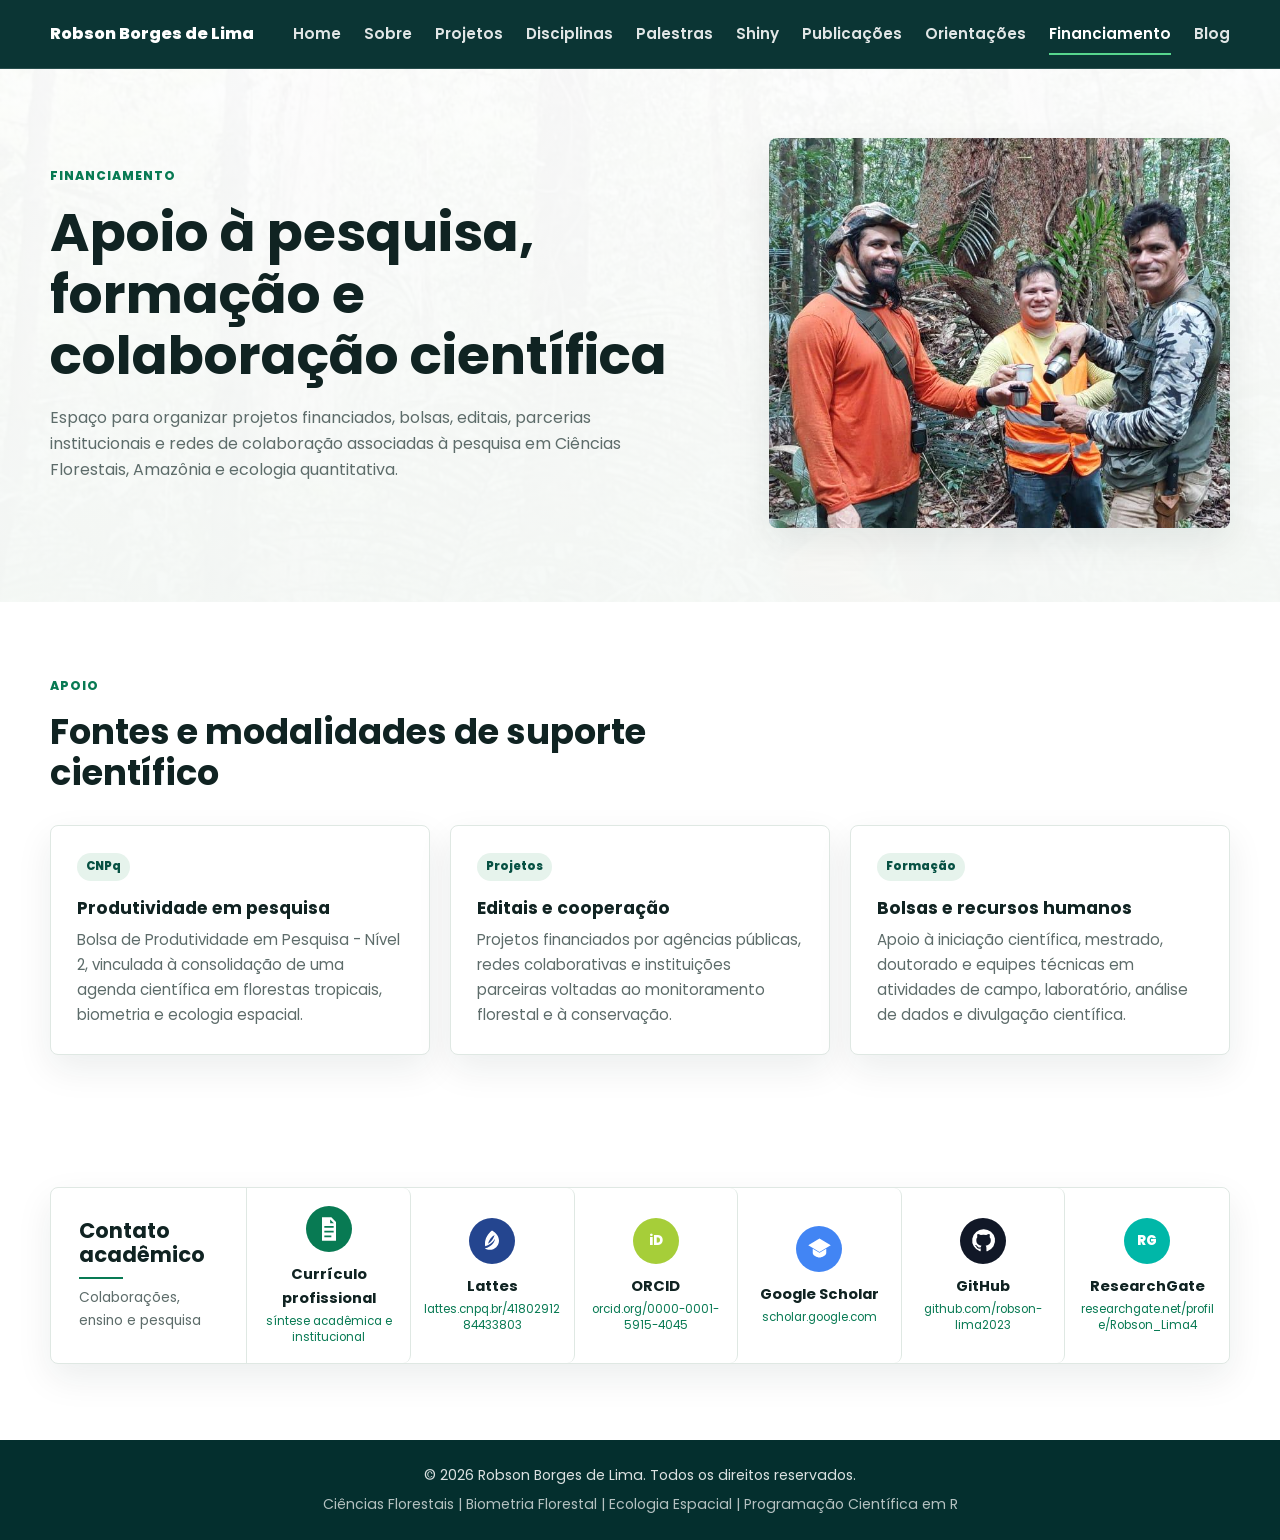
<file: financiamento.html>
﻿<!DOCTYPE html>
<html lang="pt-BR">
<head><meta charset="UTF-8" /><meta name="viewport" content="width=device-width, initial-scale=1.0" /><title>Financiamento | Robson Borges de Lima</title><meta name="description" content="Financiamento, bolsas, redes de colaboração e apoio institucional à pesquisa de Robson Borges de Lima." /><link rel="preconnect" href="https://fonts.googleapis.com" /><link rel="preconnect" href="https://fonts.gstatic.com" crossorigin /><link href="https://fonts.googleapis.com/css2?family=Poppins:wght@400;500;600;700;800&display=swap" rel="stylesheet" /><link rel="stylesheet" href="assets/css/style.css?v=20260628-7" /></head>
<body>
  <header class="site-header"><nav class="navbar" aria-label="Menu principal"><a href="index.html" class="logo" aria-label="Página inicial">Robson Borges de Lima</a><button class="menu-toggle" type="button" aria-label="Abrir menu" aria-expanded="false" aria-controls="primary-menu"><span></span><span></span><span></span></button><ul class="nav-menu" id="primary-menu"><li><a href="index.html">Home</a></li><li><a href="sobre.html">Sobre</a></li><li><a href="projetos.html">Projetos</a></li><li><a href="disciplinas.html">Disciplinas</a></li><li><a href="palestras.html">Palestras</a></li><li><a href="shiny.html">Shiny</a></li><li><a href="publicacoes.html">Publicações</a></li><li><a href="orientacoes.html">Orientações</a></li><li><a href="financiamento.html" class="active">Financiamento</a></li><li><a href="blog.html">Blog</a></li></ul></nav></header>
  <main>
    <section class="page-intro"><div class="container page-intro-grid"><div><p class="section-kicker">Financiamento</p><h1>Apoio à pesquisa, formação e colaboração científica</h1><p>Espaço para organizar projetos financiados, bolsas, editais, parcerias institucionais e redes de colaboração associadas à pesquisa em Ciências Florestais, Amazônia e ecologia quantitativa.</p></div><figure class="page-intro-photo"><img src="assets/img/fieldwork/tumucumaque-3.jpg" alt="Paisagem florestal na Amazônia" /></figure></div></section>
    <section class="section section-white"><div class="container"><div class="section-heading"><p class="section-kicker">Apoio</p><h2>Fontes e modalidades de suporte científico</h2></div><div class="blog-card-grid"><article class="blog-card"><span>CNPq</span><h3>Produtividade em pesquisa</h3><p>Bolsa de Produtividade em Pesquisa - Nível 2, vinculada à consolidação de uma agenda científica em florestas tropicais, biometria e ecologia espacial.</p></article><article class="blog-card"><span>Projetos</span><h3>Editais e cooperação</h3><p>Projetos financiados por agências públicas, redes colaborativas e instituições parceiras voltadas ao monitoramento florestal e à conservação.</p></article><article class="blog-card"><span>Formação</span><h3>Bolsas e recursos humanos</h3><p>Apoio à iniciação científica, mestrado, doutorado e equipes técnicas em atividades de campo, laboratório, análise de dados e divulgação científica.</p></article></div></div></section>
    <section class="academic-links-section"><div class="container academic-links-box"><div class="academic-links-title"><h2>Contato acadêmico</h2><p>Colaborações, ensino e pesquisa</p></div><a href="curriculo-profissional.html" class="academic-link-card"><span class="brand-icon cv-icon" aria-hidden="true"><svg viewBox="0 0 24 24"><path d="M6 2h8l4 4v16H6V2Zm7 1.8V7h3.2L13 3.8ZM8 11h8V9.5H8V11Zm0 4h8v-1.5H8V15Zm0 4h6v-1.5H8V19Z" /></svg></span><strong>Currículo profissional</strong><small>síntese acadêmica e institucional</small></a><a href="https://lattes.cnpq.br/4180291284433803" target="_blank" rel="noopener noreferrer" class="academic-link-card"><span class="brand-icon lattes-icon" aria-hidden="true"><svg viewBox="0 0 24 24"><path d="M12 3c3.7 2.2 6 5.3 6 8.7 0 4.3-3.6 7.8-8 7.8-1.5 0-2.9-.4-4.1-1.1 1.3-.2 2.8-.8 4.3-1.8 2.5-1.7 4-4 4.4-6.6-1.7 2.9-4.5 5.1-8.4 6.5C6 15.8 6 15.1 6 14.4 6 9.8 8.4 5.9 12 3Zm2.2 3.8c-1.3.7-2.5 1.8-3.6 3.2-1 1.3-1.7 2.8-2 4.4 1.3-.8 2.4-1.8 3.4-3.1 1-1.4 1.8-2.9 2.2-4.5Z" /></svg></span><strong>Lattes</strong><small>lattes.cnpq.br/4180291284433803</small></a><a href="https://orcid.org/0000-0001-5915-4045" target="_blank" rel="noopener noreferrer" class="academic-link-card"><span class="brand-icon orcid-icon">iD</span><strong>ORCID</strong><small>orcid.org/0000-0001-5915-4045</small></a><a href="https://scholar.google.com/citations?user=GU71WLUAAAAJ&amp;hl=pt-BR" target="_blank" rel="noopener noreferrer" class="academic-link-card"><span class="brand-icon scholar-icon" aria-hidden="true"><svg viewBox="0 0 24 24"><path d="M12 3 2 9l10 6 10-6-10-6Zm-6 9.2V16c0 2 3.6 4 6 4s6-2 6-4v-3.8l-6 3.6-6-3.6Z" /></svg></span><strong>Google Scholar</strong><small>scholar.google.com</small></a><a href="https://github.com/robson-lima2023" target="_blank" rel="noopener noreferrer" class="academic-link-card"><span class="brand-icon github-icon" aria-hidden="true"><svg viewBox="0 0 24 24"><path d="M12 2a10 10 0 0 0-3.2 19.5c.5.1.7-.2.7-.5v-1.8c-2.9.6-3.5-1.2-3.5-1.2-.5-1.1-1.1-1.4-1.1-1.4-.9-.6.1-.6.1-.6 1 .1 1.6 1.1 1.6 1.1.9 1.6 2.4 1.1 3 .9.1-.7.4-1.1.7-1.4-2.3-.3-4.7-1.2-4.7-5A3.9 3.9 0 0 1 6.6 8.9c-.1-.3-.5-1.3.1-2.7 0 0 .9-.3 2.8 1a9.5 9.5 0 0 1 5 0c1.9-1.3 2.8-1 2.8-1 .6 1.4.2 2.4.1 2.7a3.9 3.9 0 0 1 1.1 2.7c0 3.9-2.4 4.7-4.7 5 .4.3.8 1 .8 2V21c0 .3.2.6.8.5A10 10 0 0 0 12 2Z" /></svg></span><strong>GitHub</strong><small>github.com/robson-lima2023</small></a><a href="https://www.researchgate.net/profile/Robson_Lima4" target="_blank" rel="noopener noreferrer" class="academic-link-card"><span class="brand-icon rg-icon">RG</span><strong>ResearchGate</strong><small>researchgate.net/profile/Robson_Lima4</small></a></div></section>
  </main>
  <footer class="site-footer"><p>© 2026 Robson Borges de Lima. Todos os direitos reservados.</p><p>Ciências Florestais | Biometria Florestal | Ecologia Espacial | Programação Científica em R</p></footer><script>const menuButton=document.querySelector(".menu-toggle");const menu=document.querySelector(".nav-menu");menuButton.addEventListener("click",()=>{const isOpen=menu.classList.toggle("is-open");menuButton.setAttribute("aria-expanded",String(isOpen));});</script>
</body>
</html>
</file>
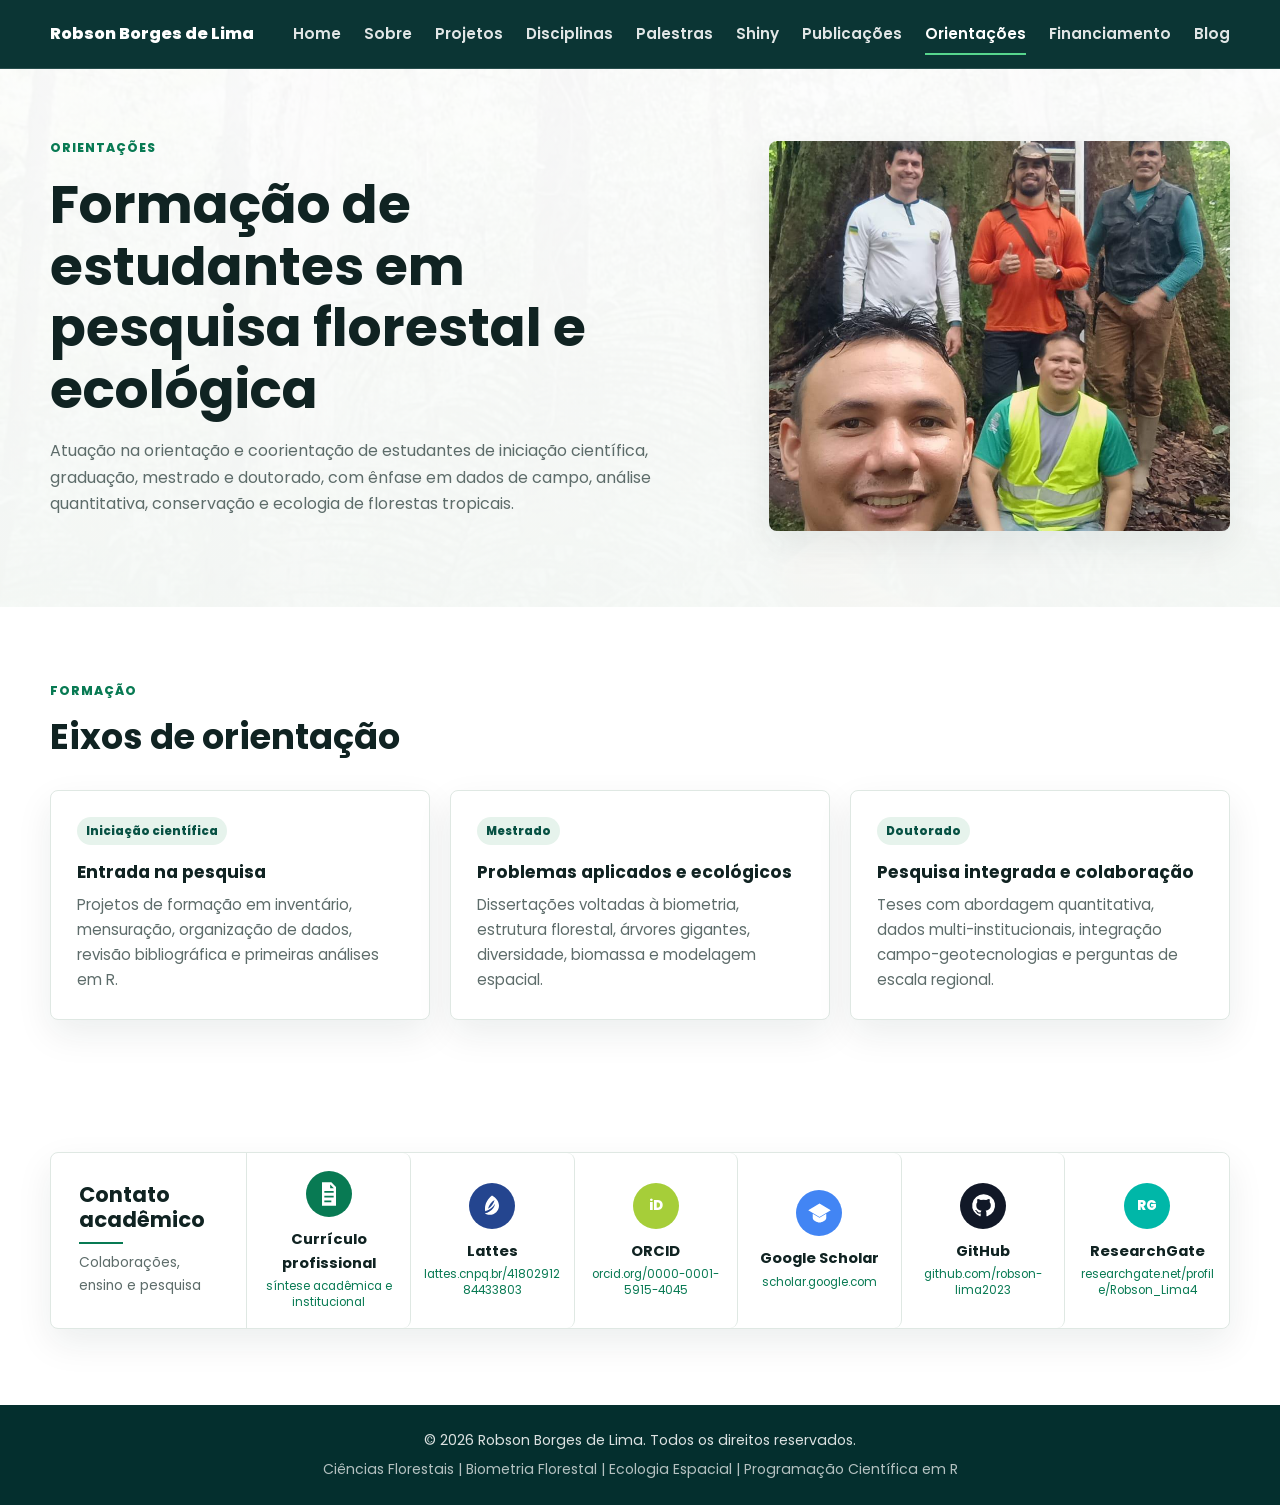
<file: orientacoes.html>
﻿<!DOCTYPE html>
<html lang="pt-BR">
<head><meta charset="UTF-8" /><meta name="viewport" content="width=device-width, initial-scale=1.0" /><title>Orientações | Robson Borges de Lima</title><meta name="description" content="Orientações, coorientações e formação de estudantes em Ciências Florestais, ecologia espacial e biometria florestal." /><link rel="preconnect" href="https://fonts.googleapis.com" /><link rel="preconnect" href="https://fonts.gstatic.com" crossorigin /><link href="https://fonts.googleapis.com/css2?family=Poppins:wght@400;500;600;700;800&display=swap" rel="stylesheet" /><link rel="stylesheet" href="assets/css/style.css?v=20260628-7" /></head>
<body>
  <header class="site-header"><nav class="navbar" aria-label="Menu principal"><a href="index.html" class="logo" aria-label="Página inicial">Robson Borges de Lima</a><button class="menu-toggle" type="button" aria-label="Abrir menu" aria-expanded="false" aria-controls="primary-menu"><span></span><span></span><span></span></button><ul class="nav-menu" id="primary-menu"><li><a href="index.html">Home</a></li><li><a href="sobre.html">Sobre</a></li><li><a href="projetos.html">Projetos</a></li><li><a href="disciplinas.html">Disciplinas</a></li><li><a href="palestras.html">Palestras</a></li><li><a href="shiny.html">Shiny</a></li><li><a href="publicacoes.html">Publicações</a></li><li><a href="orientacoes.html" class="active">Orientações</a></li><li><a href="financiamento.html">Financiamento</a></li><li><a href="blog.html">Blog</a></li></ul></nav></header>
  <main>
    <section class="page-intro"><div class="container page-intro-grid"><div><p class="section-kicker">Orientações</p><h1>Formação de estudantes em pesquisa florestal e ecológica</h1><p>Atuação na orientação e coorientação de estudantes de iniciação científica, graduação, mestrado e doutorado, com ênfase em dados de campo, análise quantitativa, conservação e ecologia de florestas tropicais.</p></div><figure class="page-intro-photo"><img src="assets/img/fieldwork/equipe-tumucumaque.jpg" alt="Equipe em atividade de campo na Amazônia" /></figure></div></section>
    <section class="section section-white"><div class="container"><div class="section-heading"><p class="section-kicker">Formação</p><h2>Eixos de orientação</h2></div><div class="blog-card-grid"><article class="blog-card"><span>Iniciação científica</span><h3>Entrada na pesquisa</h3><p>Projetos de formação em inventário, mensuração, organização de dados, revisão bibliográfica e primeiras análises em R.</p></article><article class="blog-card"><span>Mestrado</span><h3>Problemas aplicados e ecológicos</h3><p>Dissertações voltadas à biometria, estrutura florestal, árvores gigantes, diversidade, biomassa e modelagem espacial.</p></article><article class="blog-card"><span>Doutorado</span><h3>Pesquisa integrada e colaboração</h3><p>Teses com abordagem quantitativa, dados multi-institucionais, integração campo-geotecnologias e perguntas de escala regional.</p></article></div></div></section>
    <section class="academic-links-section"><div class="container academic-links-box"><div class="academic-links-title"><h2>Contato acadêmico</h2><p>Colaborações, ensino e pesquisa</p></div><a href="curriculo-profissional.html" class="academic-link-card"><span class="brand-icon cv-icon" aria-hidden="true"><svg viewBox="0 0 24 24"><path d="M6 2h8l4 4v16H6V2Zm7 1.8V7h3.2L13 3.8ZM8 11h8V9.5H8V11Zm0 4h8v-1.5H8V15Zm0 4h6v-1.5H8V19Z" /></svg></span><strong>Currículo profissional</strong><small>síntese acadêmica e institucional</small></a><a href="https://lattes.cnpq.br/4180291284433803" target="_blank" rel="noopener noreferrer" class="academic-link-card"><span class="brand-icon lattes-icon" aria-hidden="true"><svg viewBox="0 0 24 24"><path d="M12 3c3.7 2.2 6 5.3 6 8.7 0 4.3-3.6 7.8-8 7.8-1.5 0-2.9-.4-4.1-1.1 1.3-.2 2.8-.8 4.3-1.8 2.5-1.7 4-4 4.4-6.6-1.7 2.9-4.5 5.1-8.4 6.5C6 15.8 6 15.1 6 14.4 6 9.8 8.4 5.9 12 3Zm2.2 3.8c-1.3.7-2.5 1.8-3.6 3.2-1 1.3-1.7 2.8-2 4.4 1.3-.8 2.4-1.8 3.4-3.1 1-1.4 1.8-2.9 2.2-4.5Z" /></svg></span><strong>Lattes</strong><small>lattes.cnpq.br/4180291284433803</small></a><a href="https://orcid.org/0000-0001-5915-4045" target="_blank" rel="noopener noreferrer" class="academic-link-card"><span class="brand-icon orcid-icon">iD</span><strong>ORCID</strong><small>orcid.org/0000-0001-5915-4045</small></a><a href="https://scholar.google.com/citations?user=GU71WLUAAAAJ&amp;hl=pt-BR" target="_blank" rel="noopener noreferrer" class="academic-link-card"><span class="brand-icon scholar-icon" aria-hidden="true"><svg viewBox="0 0 24 24"><path d="M12 3 2 9l10 6 10-6-10-6Zm-6 9.2V16c0 2 3.6 4 6 4s6-2 6-4v-3.8l-6 3.6-6-3.6Z" /></svg></span><strong>Google Scholar</strong><small>scholar.google.com</small></a><a href="https://github.com/robson-lima2023" target="_blank" rel="noopener noreferrer" class="academic-link-card"><span class="brand-icon github-icon" aria-hidden="true"><svg viewBox="0 0 24 24"><path d="M12 2a10 10 0 0 0-3.2 19.5c.5.1.7-.2.7-.5v-1.8c-2.9.6-3.5-1.2-3.5-1.2-.5-1.1-1.1-1.4-1.1-1.4-.9-.6.1-.6.1-.6 1 .1 1.6 1.1 1.6 1.1.9 1.6 2.4 1.1 3 .9.1-.7.4-1.1.7-1.4-2.3-.3-4.7-1.2-4.7-5A3.9 3.9 0 0 1 6.6 8.9c-.1-.3-.5-1.3.1-2.7 0 0 .9-.3 2.8 1a9.5 9.5 0 0 1 5 0c1.9-1.3 2.8-1 2.8-1 .6 1.4.2 2.4.1 2.7a3.9 3.9 0 0 1 1.1 2.7c0 3.9-2.4 4.7-4.7 5 .4.3.8 1 .8 2V21c0 .3.2.6.8.5A10 10 0 0 0 12 2Z" /></svg></span><strong>GitHub</strong><small>github.com/robson-lima2023</small></a><a href="https://www.researchgate.net/profile/Robson_Lima4" target="_blank" rel="noopener noreferrer" class="academic-link-card"><span class="brand-icon rg-icon">RG</span><strong>ResearchGate</strong><small>researchgate.net/profile/Robson_Lima4</small></a></div></section>
  </main>
  <footer class="site-footer"><p>© 2026 Robson Borges de Lima. Todos os direitos reservados.</p><p>Ciências Florestais | Biometria Florestal | Ecologia Espacial | Programação Científica em R</p></footer><script>const menuButton=document.querySelector(".menu-toggle");const menu=document.querySelector(".nav-menu");menuButton.addEventListener("click",()=>{const isOpen=menu.classList.toggle("is-open");menuButton.setAttribute("aria-expanded",String(isOpen));});</script>
</body>
</html>
</file>
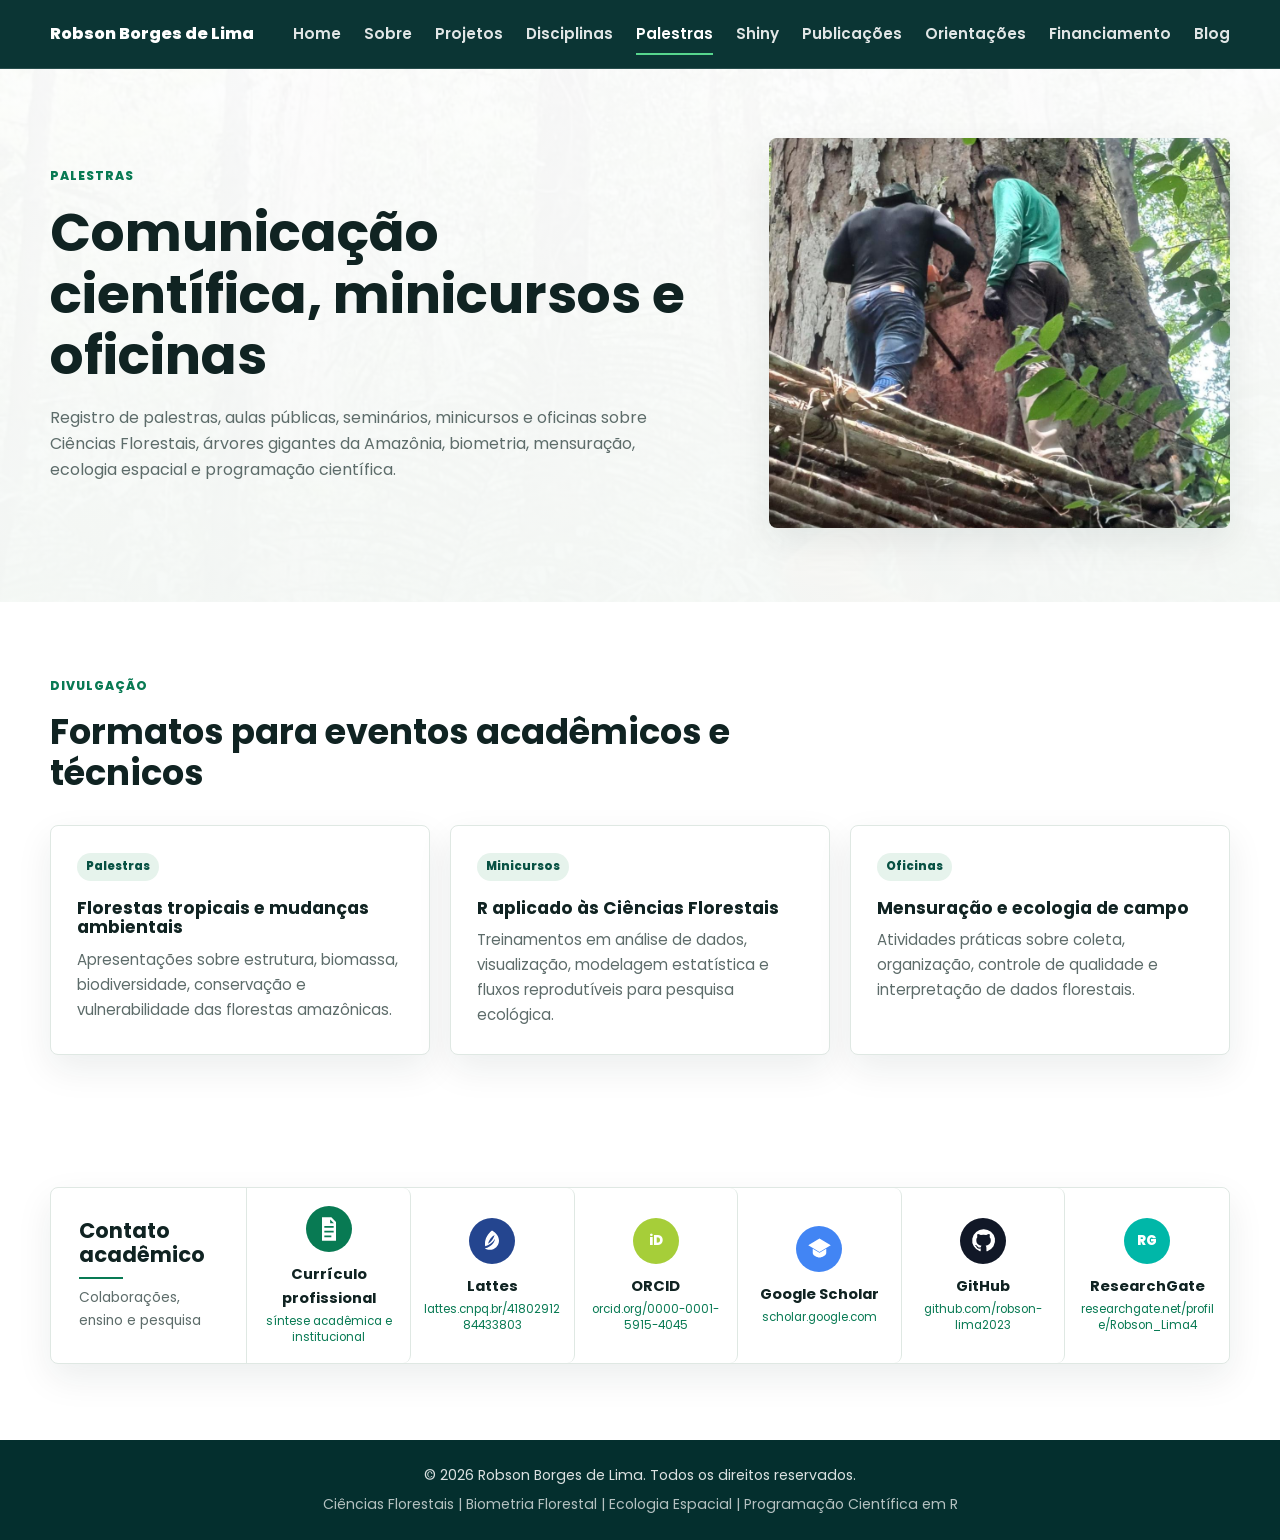
<file: palestras.html>
﻿<!DOCTYPE html>
<html lang="pt-BR">
<head>
  <meta charset="UTF-8" />
  <meta name="viewport" content="width=device-width, initial-scale=1.0" />
  <title>Palestras | Robson Borges de Lima</title>
  <meta name="description" content="Palestras, minicursos, oficinas e apresentações científicas de Robson Borges de Lima." />
  <link rel="preconnect" href="https://fonts.googleapis.com" />
  <link rel="preconnect" href="https://fonts.gstatic.com" crossorigin />
  <link href="https://fonts.googleapis.com/css2?family=Poppins:wght@400;500;600;700;800&display=swap" rel="stylesheet" />
  <link rel="stylesheet" href="assets/css/style.css?v=20260628-7" />
</head>
<body>
  <header class="site-header"><nav class="navbar" aria-label="Menu principal"><a href="index.html" class="logo" aria-label="Página inicial">Robson Borges de Lima</a><button class="menu-toggle" type="button" aria-label="Abrir menu" aria-expanded="false" aria-controls="primary-menu"><span></span><span></span><span></span></button><ul class="nav-menu" id="primary-menu"><li><a href="index.html">Home</a></li><li><a href="sobre.html">Sobre</a></li><li><a href="projetos.html">Projetos</a></li><li><a href="disciplinas.html">Disciplinas</a></li><li><a href="palestras.html" class="active">Palestras</a></li><li><a href="shiny.html">Shiny</a></li><li><a href="publicacoes.html">Publicações</a></li><li><a href="orientacoes.html">Orientações</a></li><li><a href="financiamento.html">Financiamento</a></li><li><a href="blog.html">Blog</a></li></ul></nav></header>
  <main>
    <section class="page-intro"><div class="container page-intro-grid"><div><p class="section-kicker">Palestras</p><h1>Comunicação científica, minicursos e oficinas</h1><p>Registro de palestras, aulas públicas, seminários, minicursos e oficinas sobre Ciências Florestais, árvores gigantes da Amazônia, biometria, mensuração, ecologia espacial e programação científica.</p></div><figure class="page-intro-photo"><img src="assets/img/expeditions/exp-4.jpg" alt="Expedição científica em floresta tropical" /></figure></div></section>
    <section class="section section-white"><div class="container"><div class="section-heading"><p class="section-kicker">Divulgação</p><h2>Formatos para eventos acadêmicos e técnicos</h2></div><div class="blog-card-grid"><article class="blog-card"><span>Palestras</span><h3>Florestas tropicais e mudanças ambientais</h3><p>Apresentações sobre estrutura, biomassa, biodiversidade, conservação e vulnerabilidade das florestas amazônicas.</p></article><article class="blog-card"><span>Minicursos</span><h3>R aplicado às Ciências Florestais</h3><p>Treinamentos em análise de dados, visualização, modelagem estatística e fluxos reprodutíveis para pesquisa ecológica.</p></article><article class="blog-card"><span>Oficinas</span><h3>Mensuração e ecologia de campo</h3><p>Atividades práticas sobre coleta, organização, controle de qualidade e interpretação de dados florestais.</p></article></div></div></section>
    <section class="academic-links-section"><div class="container academic-links-box"><div class="academic-links-title"><h2>Contato acadêmico</h2><p>Colaborações, ensino e pesquisa</p></div><a href="curriculo-profissional.html" class="academic-link-card"><span class="brand-icon cv-icon" aria-hidden="true"><svg viewBox="0 0 24 24"><path d="M6 2h8l4 4v16H6V2Zm7 1.8V7h3.2L13 3.8ZM8 11h8V9.5H8V11Zm0 4h8v-1.5H8V15Zm0 4h6v-1.5H8V19Z" /></svg></span><strong>Currículo profissional</strong><small>síntese acadêmica e institucional</small></a><a href="https://lattes.cnpq.br/4180291284433803" target="_blank" rel="noopener noreferrer" class="academic-link-card"><span class="brand-icon lattes-icon" aria-hidden="true"><svg viewBox="0 0 24 24"><path d="M12 3c3.7 2.2 6 5.3 6 8.7 0 4.3-3.6 7.8-8 7.8-1.5 0-2.9-.4-4.1-1.1 1.3-.2 2.8-.8 4.3-1.8 2.5-1.7 4-4 4.4-6.6-1.7 2.9-4.5 5.1-8.4 6.5C6 15.8 6 15.1 6 14.4 6 9.8 8.4 5.9 12 3Zm2.2 3.8c-1.3.7-2.5 1.8-3.6 3.2-1 1.3-1.7 2.8-2 4.4 1.3-.8 2.4-1.8 3.4-3.1 1-1.4 1.8-2.9 2.2-4.5Z" /></svg></span><strong>Lattes</strong><small>lattes.cnpq.br/4180291284433803</small></a><a href="https://orcid.org/0000-0001-5915-4045" target="_blank" rel="noopener noreferrer" class="academic-link-card"><span class="brand-icon orcid-icon">iD</span><strong>ORCID</strong><small>orcid.org/0000-0001-5915-4045</small></a><a href="https://scholar.google.com/citations?user=GU71WLUAAAAJ&amp;hl=pt-BR" target="_blank" rel="noopener noreferrer" class="academic-link-card"><span class="brand-icon scholar-icon" aria-hidden="true"><svg viewBox="0 0 24 24"><path d="M12 3 2 9l10 6 10-6-10-6Zm-6 9.2V16c0 2 3.6 4 6 4s6-2 6-4v-3.8l-6 3.6-6-3.6Z" /></svg></span><strong>Google Scholar</strong><small>scholar.google.com</small></a><a href="https://github.com/robson-lima2023" target="_blank" rel="noopener noreferrer" class="academic-link-card"><span class="brand-icon github-icon" aria-hidden="true"><svg viewBox="0 0 24 24"><path d="M12 2a10 10 0 0 0-3.2 19.5c.5.1.7-.2.7-.5v-1.8c-2.9.6-3.5-1.2-3.5-1.2-.5-1.1-1.1-1.4-1.1-1.4-.9-.6.1-.6.1-.6 1 .1 1.6 1.1 1.6 1.1.9 1.6 2.4 1.1 3 .9.1-.7.4-1.1.7-1.4-2.3-.3-4.7-1.2-4.7-5A3.9 3.9 0 0 1 6.6 8.9c-.1-.3-.5-1.3.1-2.7 0 0 .9-.3 2.8 1a9.5 9.5 0 0 1 5 0c1.9-1.3 2.8-1 2.8-1 .6 1.4.2 2.4.1 2.7a3.9 3.9 0 0 1 1.1 2.7c0 3.9-2.4 4.7-4.7 5 .4.3.8 1 .8 2V21c0 .3.2.6.8.5A10 10 0 0 0 12 2Z" /></svg></span><strong>GitHub</strong><small>github.com/robson-lima2023</small></a><a href="https://www.researchgate.net/profile/Robson_Lima4" target="_blank" rel="noopener noreferrer" class="academic-link-card"><span class="brand-icon rg-icon">RG</span><strong>ResearchGate</strong><small>researchgate.net/profile/Robson_Lima4</small></a></div></section>
  </main>
  <footer class="site-footer"><p>© 2026 Robson Borges de Lima. Todos os direitos reservados.</p><p>Ciências Florestais | Biometria Florestal | Ecologia Espacial | Programação Científica em R</p></footer><script>const menuButton=document.querySelector(".menu-toggle");const menu=document.querySelector(".nav-menu");menuButton.addEventListener("click",()=>{const isOpen=menu.classList.toggle("is-open");menuButton.setAttribute("aria-expanded",String(isOpen));});</script>
</body>
</html>
</file>
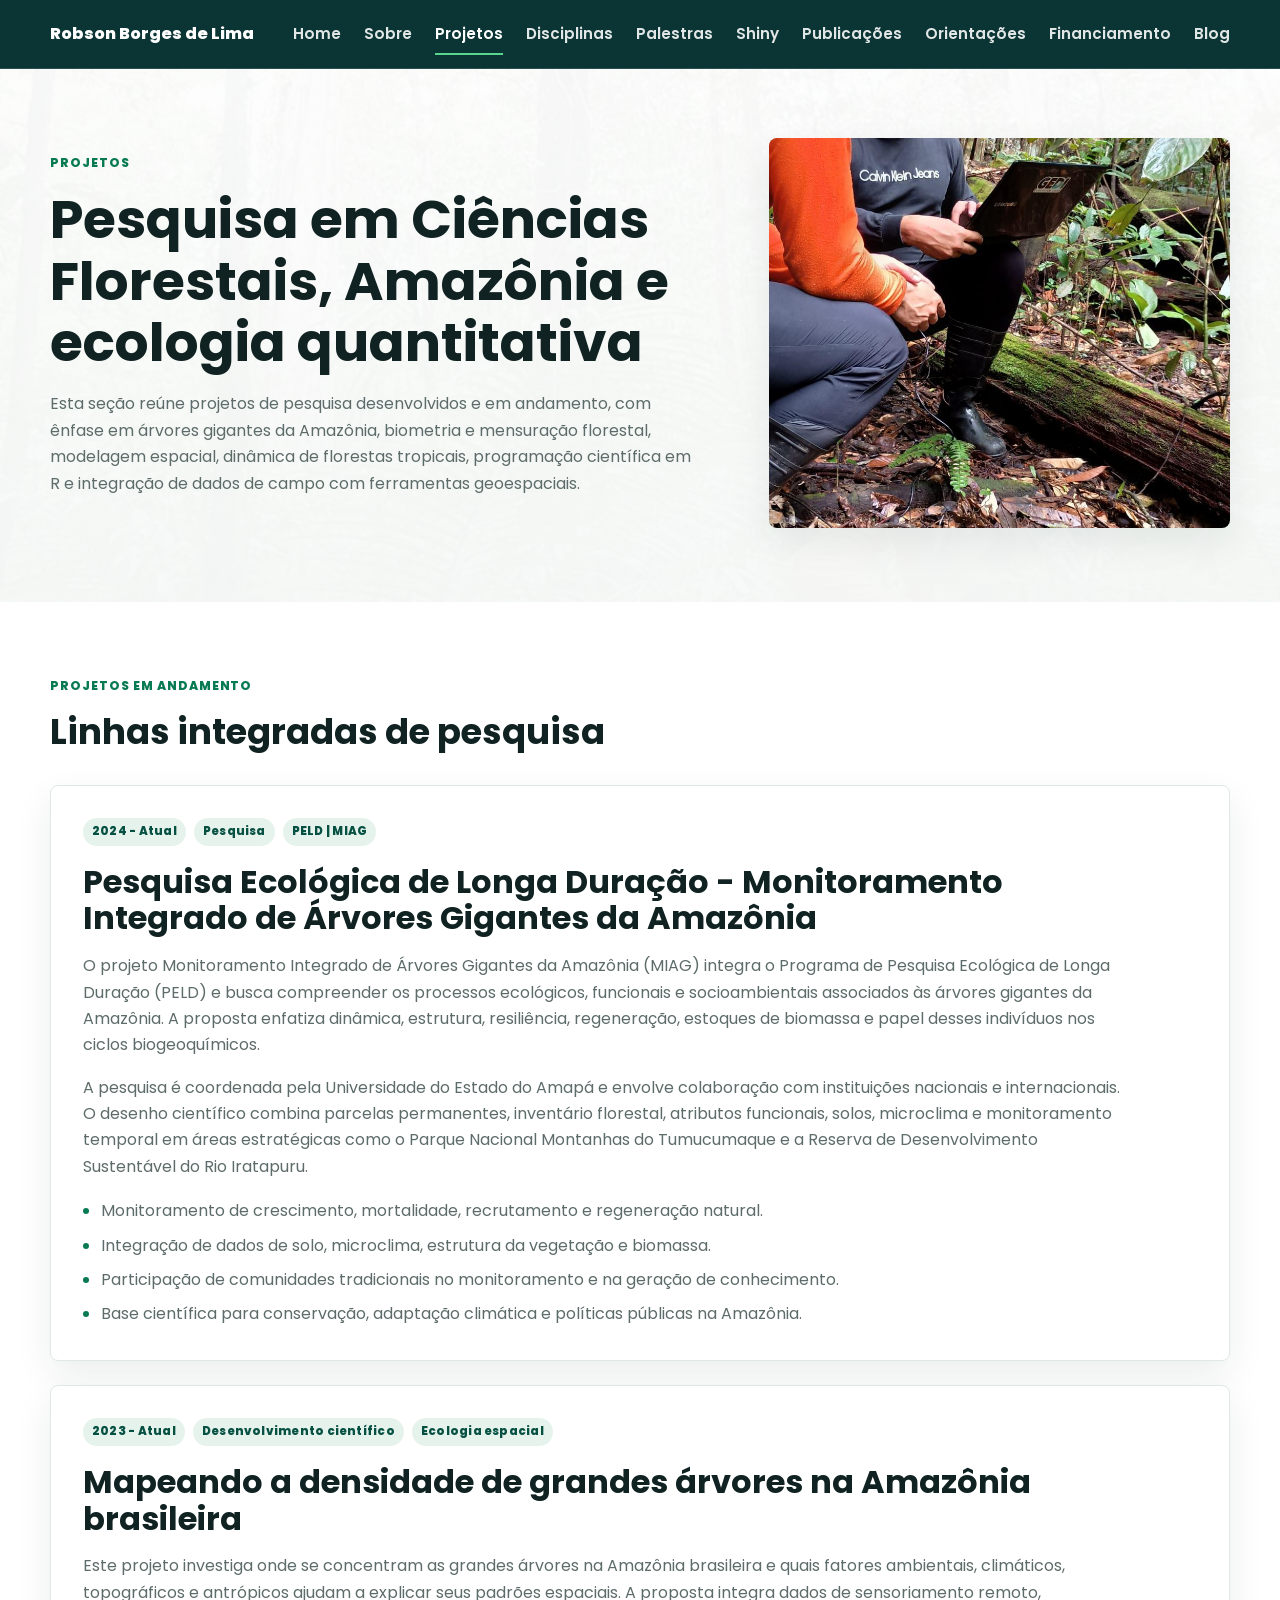
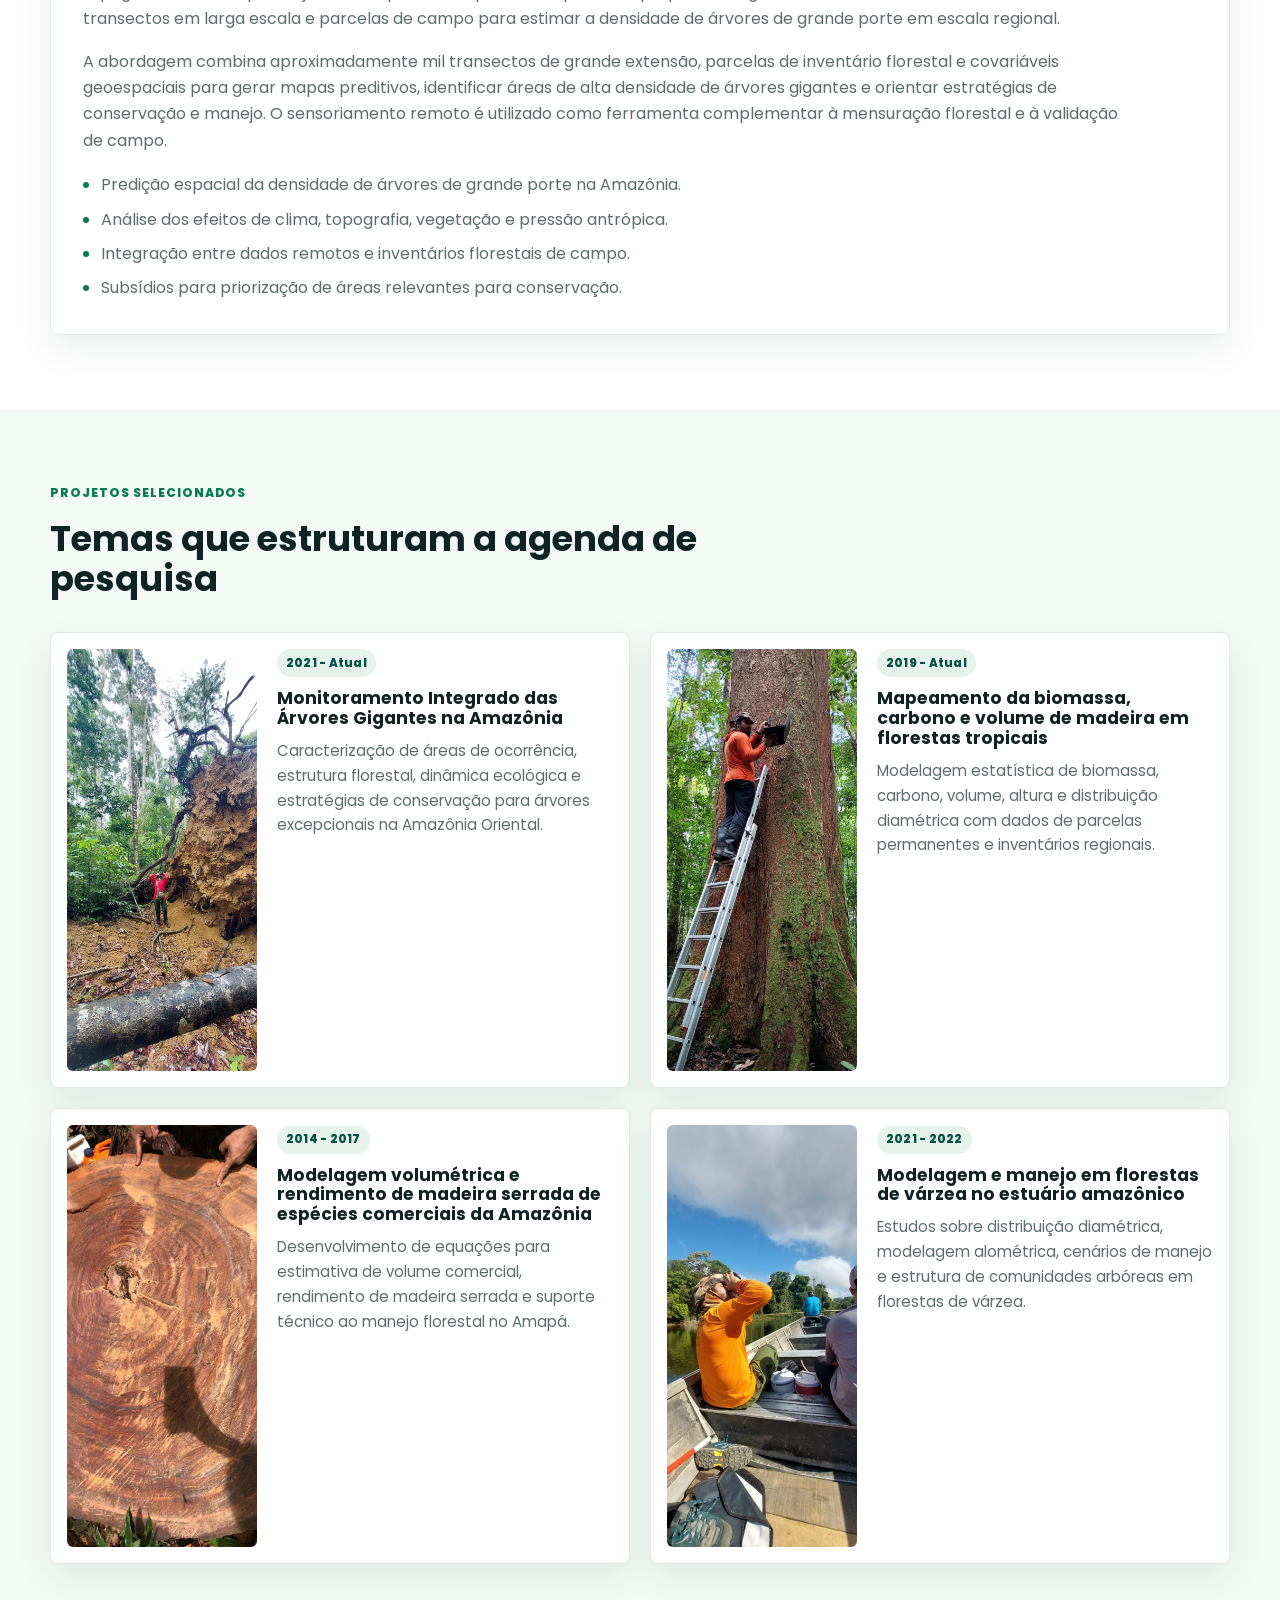
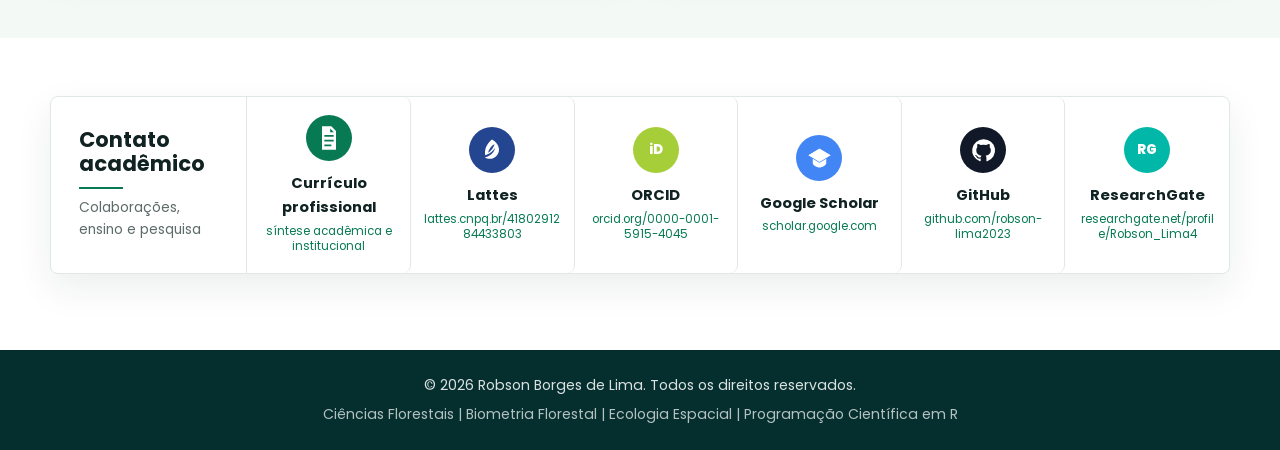
<file: projetos.html>
﻿<!DOCTYPE html>
<html lang="pt-BR">
<head>
  <meta charset="UTF-8" />
  <meta name="viewport" content="width=device-width, initial-scale=1.0" />
  <title>Projetos | Robson Borges de Lima</title>
  <meta name="description" content="Projetos de pesquisa de Robson Borges de Lima em Ciências Florestais, árvores gigantes da Amazônia, biometria, mensuração, ecologia espacial e programação científica em R." />
  <link rel="preconnect" href="https://fonts.googleapis.com" />
  <link rel="preconnect" href="https://fonts.gstatic.com" crossorigin />
  <link href="https://fonts.googleapis.com/css2?family=Poppins:wght@400;500;600;700;800&display=swap" rel="stylesheet" />
  <link rel="stylesheet" href="assets/css/style.css?v=20260628-7" />
</head>

<body>
  <header class="site-header">
    <nav class="navbar" aria-label="Menu principal">
      <a href="index.html" class="logo" aria-label="Página inicial">Robson Borges de Lima</a>

      <button class="menu-toggle" type="button" aria-label="Abrir menu" aria-expanded="false" aria-controls="primary-menu">
        <span></span>
        <span></span>
        <span></span>
      </button>

      <ul class="nav-menu" id="primary-menu">
        <li><a href="index.html">Home</a></li>
        <li><a href="sobre.html">Sobre</a></li>
        <li><a href="projetos.html" class="active">Projetos</a></li>
        <li><a href="disciplinas.html">Disciplinas</a></li>
        <li><a href="palestras.html">Palestras</a></li>
        <li><a href="shiny.html">Shiny</a></li>
        <li><a href="publicacoes.html">Publicações</a></li>
        <li><a href="orientacoes.html">Orientações</a></li>
        <li><a href="financiamento.html">Financiamento</a></li>
        <li><a href="blog.html">Blog</a></li>
      </ul>
    </nav>
  </header>

  <main>
    <section class="page-intro">
      <div class="container page-intro-grid">
        <div>
          <p class="section-kicker">Projetos</p>
          <h1>Pesquisa em Ciências Florestais, Amazônia e ecologia quantitativa</h1>
          <p>
            Esta seção reúne projetos de pesquisa desenvolvidos e em andamento, com ênfase em árvores gigantes da Amazônia, biometria e mensuração florestal, modelagem espacial, dinâmica de florestas tropicais, programação científica em R e integração de dados de campo com ferramentas geoespaciais.
          </p>
        </div>
        <figure class="page-intro-photo">
          <img src="assets/img/fieldwork/campo-tumucumaque3.jpg" alt="Pesquisa de campo em floresta tropical amazônica" />
        </figure>
      </div>
    </section>

    <section class="section section-white">
      <div class="container">
        <div class="section-heading">
          <p class="section-kicker">Projetos em andamento</p>
          <h2>Linhas integradas de pesquisa</h2>
        </div>

        <div class="project-list">
          <article class="project-feature">
            <div class="project-meta">
              <span>2024 - Atual</span>
              <span>Pesquisa</span>
              <span>PELD | MIAG</span>
            </div>
            <h3>Pesquisa Ecológica de Longa Duração - Monitoramento Integrado de Árvores Gigantes da Amazônia</h3>
            <p>
              O projeto Monitoramento Integrado de Árvores Gigantes da Amazônia (MIAG) integra o Programa de Pesquisa Ecológica de Longa Duração (PELD) e busca compreender os processos ecológicos, funcionais e socioambientais associados às árvores gigantes da Amazônia. A proposta enfatiza dinâmica, estrutura, resiliência, regeneração, estoques de biomassa e papel desses indivíduos nos ciclos biogeoquímicos.
            </p>
            <p>
              A pesquisa é coordenada pela Universidade do Estado do Amapá e envolve colaboração com instituições nacionais e internacionais. O desenho científico combina parcelas permanentes, inventário florestal, atributos funcionais, solos, microclima e monitoramento temporal em áreas estratégicas como o Parque Nacional Montanhas do Tumucumaque e a Reserva de Desenvolvimento Sustentável do Rio Iratapuru.
            </p>
            <ul class="project-points">
              <li>Monitoramento de crescimento, mortalidade, recrutamento e regeneração natural.</li>
              <li>Integração de dados de solo, microclima, estrutura da vegetação e biomassa.</li>
              <li>Participação de comunidades tradicionais no monitoramento e na geração de conhecimento.</li>
              <li>Base científica para conservação, adaptação climática e políticas públicas na Amazônia.</li>
            </ul>
          </article>

          <article class="project-feature">
            <div class="project-meta">
              <span>2023 - Atual</span>
              <span>Desenvolvimento científico</span>
              <span>Ecologia espacial</span>
            </div>
            <h3>Mapeando a densidade de grandes árvores na Amazônia brasileira</h3>
            <p>
              Este projeto investiga onde se concentram as grandes árvores na Amazônia brasileira e quais fatores ambientais, climáticos, topográficos e antrópicos ajudam a explicar seus padrões espaciais. A proposta integra dados de sensoriamento remoto, transectos em larga escala e parcelas de campo para estimar a densidade de árvores de grande porte em escala regional.
            </p>
            <p>
              A abordagem combina aproximadamente mil transectos de grande extensão, parcelas de inventário florestal e covariáveis geoespaciais para gerar mapas preditivos, identificar áreas de alta densidade de árvores gigantes e orientar estratégias de conservação e manejo. O sensoriamento remoto é utilizado como ferramenta complementar à mensuração florestal e à validação de campo.
            </p>
            <ul class="project-points">
              <li>Predição espacial da densidade de árvores de grande porte na Amazônia.</li>
              <li>Análise dos efeitos de clima, topografia, vegetação e pressão antrópica.</li>
              <li>Integração entre dados remotos e inventários florestais de campo.</li>
              <li>Subsídios para priorização de áreas relevantes para conservação.</li>
            </ul>
          </article>
        </div>
      </div>
    </section>

    <section class="section">
      <div class="container">
        <div class="section-heading">
          <p class="section-kicker">Projetos selecionados</p>
          <h2>Temas que estruturam a agenda de pesquisa</h2>
        </div>

        <div class="project-card-grid">
          <article class="project-card">
            <img src="assets/img/gallery/gigante-caida.jpg" alt="Árvore gigante caída em floresta amazônica" />
            <div>
              <span>2021 - Atual</span>
              <h3>Monitoramento Integrado das Árvores Gigantes na Amazônia</h3>
              <p>Caracterização de áreas de ocorrência, estrutura florestal, dinâmica ecológica e estratégias de conservação para árvores excepcionais na Amazônia Oriental.</p>
            </div>
          </article>

          <article class="project-card">
            <img src="assets/img/fieldwork/dados-dendrometros.jpg" alt="Mensuração florestal em campo" />
            <div>
              <span>2019 - Atual</span>
              <h3>Mapeamento da biomassa, carbono e volume de madeira em florestas tropicais</h3>
              <p>Modelagem estatística de biomassa, carbono, volume, altura e distribuição diamétrica com dados de parcelas permanentes e inventários regionais.</p>
            </div>
          </article>

          <article class="project-card">
            <img src="assets/img/projects/disco2.jpg" alt="Disco de madeira usado em estudos de mensuração e volume" />
            <div>
              <span>2014 - 2017</span>
              <h3>Modelagem volumétrica e rendimento de madeira serrada de espécies comerciais da Amazônia</h3>
              <p>Desenvolvimento de equações para estimativa de volume comercial, rendimento de madeira serrada e suporte técnico ao manejo florestal no Amapá.</p>
            </div>
          </article>

          <article class="project-card">
            <img src="assets/img/fieldwork/tumucumaque-4.jpg" alt="Paisagem florestal amazônica" />
            <div>
              <span>2021 - 2022</span>
              <h3>Modelagem e manejo em florestas de várzea no estuário amazônico</h3>
              <p>Estudos sobre distribuição diamétrica, modelagem alométrica, cenários de manejo e estrutura de comunidades arbóreas em florestas de várzea.</p>
            </div>
          </article>
        </div>
      </div>
    </section>

    <section class="academic-links-section">
      <div class="container academic-links-box">
        <div class="academic-links-title">
          <h2>Contato acadêmico</h2>
          <p>Colaborações, ensino e pesquisa</p>
        </div>

        <a href="curriculo-profissional.html" class="academic-link-card">
          <span class="brand-icon cv-icon" aria-hidden="true">
            <svg viewBox="0 0 24 24"><path d="M6 2h8l4 4v16H6V2Zm7 1.8V7h3.2L13 3.8ZM8 11h8V9.5H8V11Zm0 4h8v-1.5H8V15Zm0 4h6v-1.5H8V19Z" /></svg>
          </span>
          <strong>Currículo profissional</strong>
          <small>síntese acadêmica e institucional</small>
        </a>

        <a href="https://lattes.cnpq.br/4180291284433803" target="_blank" rel="noopener noreferrer" class="academic-link-card">
          <span class="brand-icon lattes-icon" aria-hidden="true">
            <svg viewBox="0 0 24 24"><path d="M12 3c3.7 2.2 6 5.3 6 8.7 0 4.3-3.6 7.8-8 7.8-1.5 0-2.9-.4-4.1-1.1 1.3-.2 2.8-.8 4.3-1.8 2.5-1.7 4-4 4.4-6.6-1.7 2.9-4.5 5.1-8.4 6.5C6 15.8 6 15.1 6 14.4 6 9.8 8.4 5.9 12 3Zm2.2 3.8c-1.3.7-2.5 1.8-3.6 3.2-1 1.3-1.7 2.8-2 4.4 1.3-.8 2.4-1.8 3.4-3.1 1-1.4 1.8-2.9 2.2-4.5Z" /></svg>
          </span>
          <strong>Lattes</strong>
          <small>lattes.cnpq.br/4180291284433803</small>
        </a>

        <a href="https://orcid.org/0000-0001-5915-4045" target="_blank" rel="noopener noreferrer" class="academic-link-card">
          <span class="brand-icon orcid-icon">iD</span>
          <strong>ORCID</strong>
          <small>orcid.org/0000-0001-5915-4045</small>
        </a>

        <a href="https://scholar.google.com/citations?user=GU71WLUAAAAJ&amp;hl=pt-BR" target="_blank" rel="noopener noreferrer" class="academic-link-card">
          <span class="brand-icon scholar-icon" aria-hidden="true">
            <svg viewBox="0 0 24 24"><path d="M12 3 2 9l10 6 10-6-10-6Zm-6 9.2V16c0 2 3.6 4 6 4s6-2 6-4v-3.8l-6 3.6-6-3.6Z" /></svg>
          </span>
          <strong>Google Scholar</strong>
          <small>scholar.google.com</small>
        </a>

        <a href="https://github.com/robson-lima2023" target="_blank" rel="noopener noreferrer" class="academic-link-card">
          <span class="brand-icon github-icon" aria-hidden="true">
            <svg viewBox="0 0 24 24"><path d="M12 2a10 10 0 0 0-3.2 19.5c.5.1.7-.2.7-.5v-1.8c-2.9.6-3.5-1.2-3.5-1.2-.5-1.1-1.1-1.4-1.1-1.4-.9-.6.1-.6.1-.6 1 .1 1.6 1.1 1.6 1.1.9 1.6 2.4 1.1 3 .9.1-.7.4-1.1.7-1.4-2.3-.3-4.7-1.2-4.7-5A3.9 3.9 0 0 1 6.6 8.9c-.1-.3-.5-1.3.1-2.7 0 0 .9-.3 2.8 1a9.5 9.5 0 0 1 5 0c1.9-1.3 2.8-1 2.8-1 .6 1.4.2 2.4.1 2.7a3.9 3.9 0 0 1 1.1 2.7c0 3.9-2.4 4.7-4.7 5 .4.3.8 1 .8 2V21c0 .3.2.6.8.5A10 10 0 0 0 12 2Z" /></svg>
          </span>
          <strong>GitHub</strong>
          <small>github.com/robson-lima2023</small>
        </a>

        <a href="https://www.researchgate.net/profile/Robson_Lima4" target="_blank" rel="noopener noreferrer" class="academic-link-card">
          <span class="brand-icon rg-icon">RG</span>
          <strong>ResearchGate</strong>
          <small>researchgate.net/profile/Robson_Lima4</small>
        </a>
      </div>
    </section>

  </main>

  <footer class="site-footer">
    <p>© 2026 Robson Borges de Lima. Todos os direitos reservados.</p>
    <p>Ciências Florestais | Biometria Florestal | Ecologia Espacial | Programação Científica em R</p>
  </footer>

  <script>
    const menuButton = document.querySelector(".menu-toggle");
    const menu = document.querySelector(".nav-menu");

    menuButton.addEventListener("click", () => {
      const isOpen = menu.classList.toggle("is-open");
      menuButton.setAttribute("aria-expanded", String(isOpen));
    });
  </script>
</body>
</html>
</file>
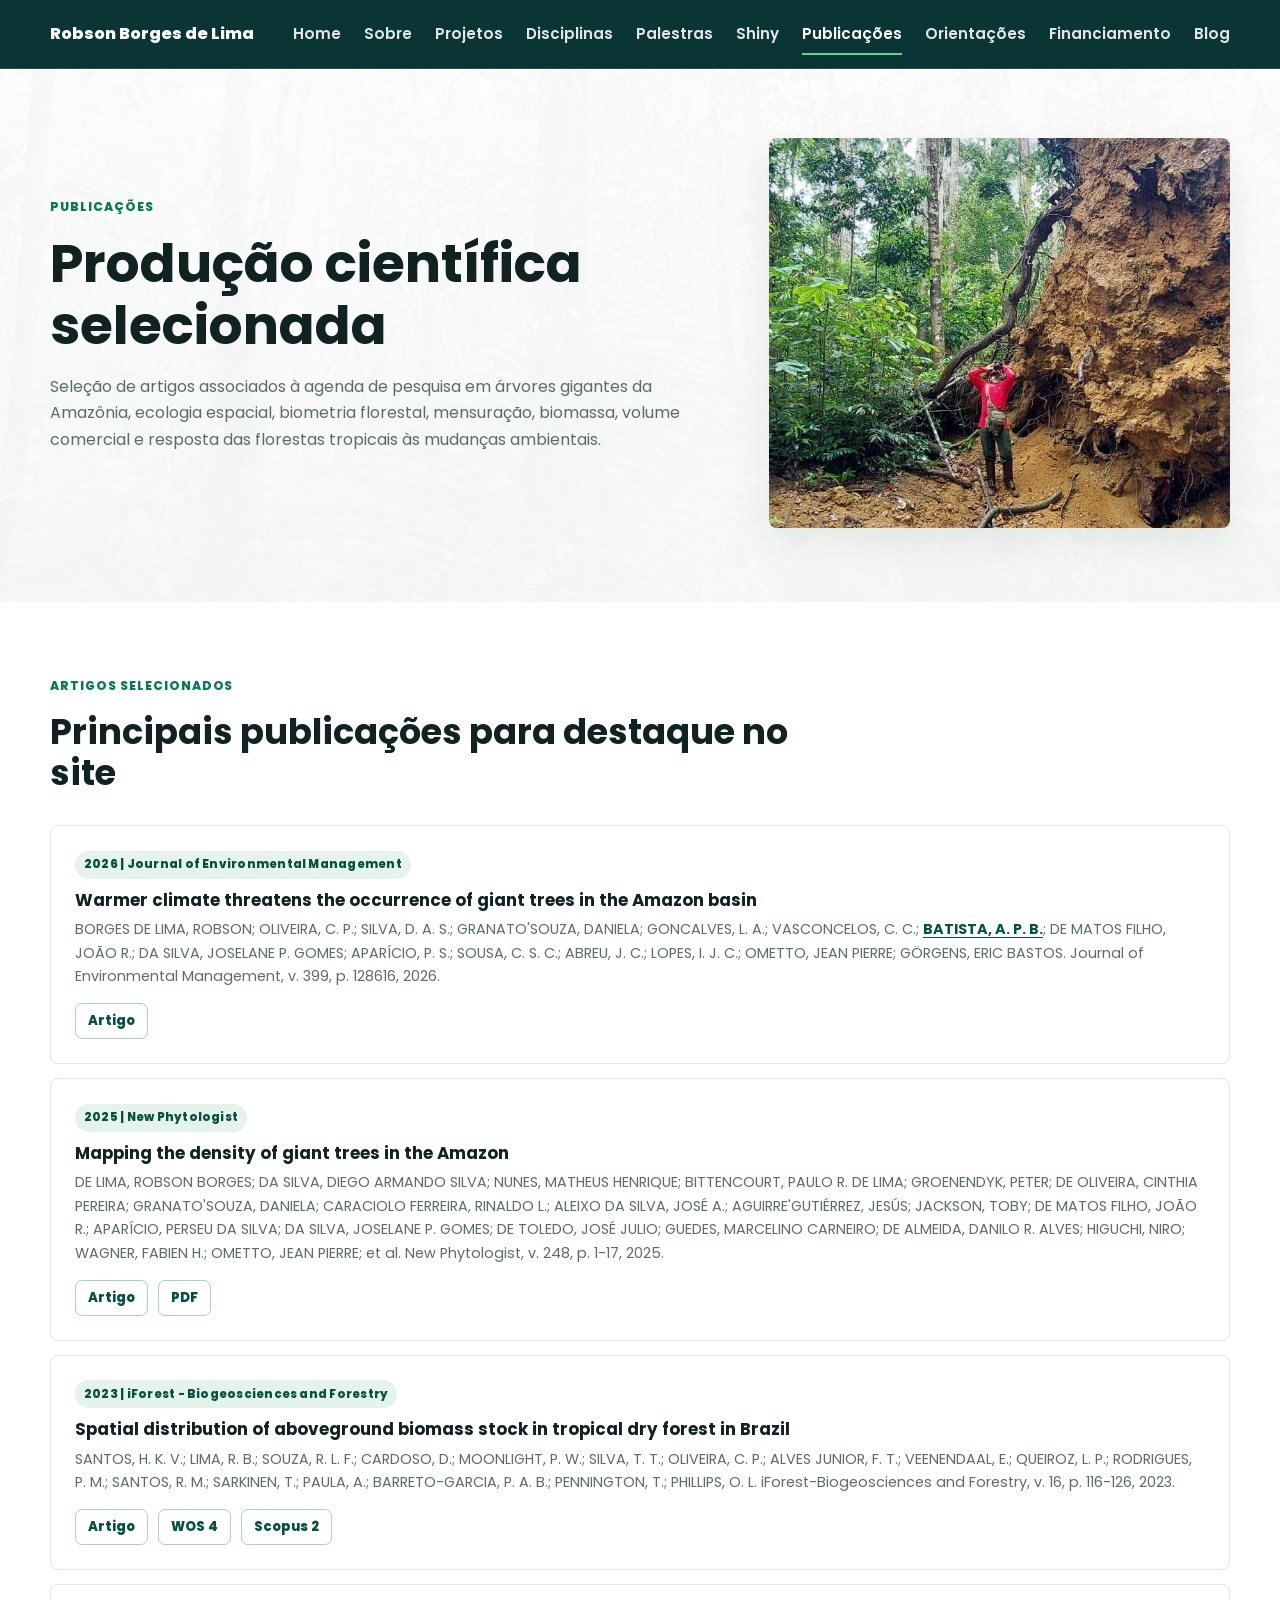
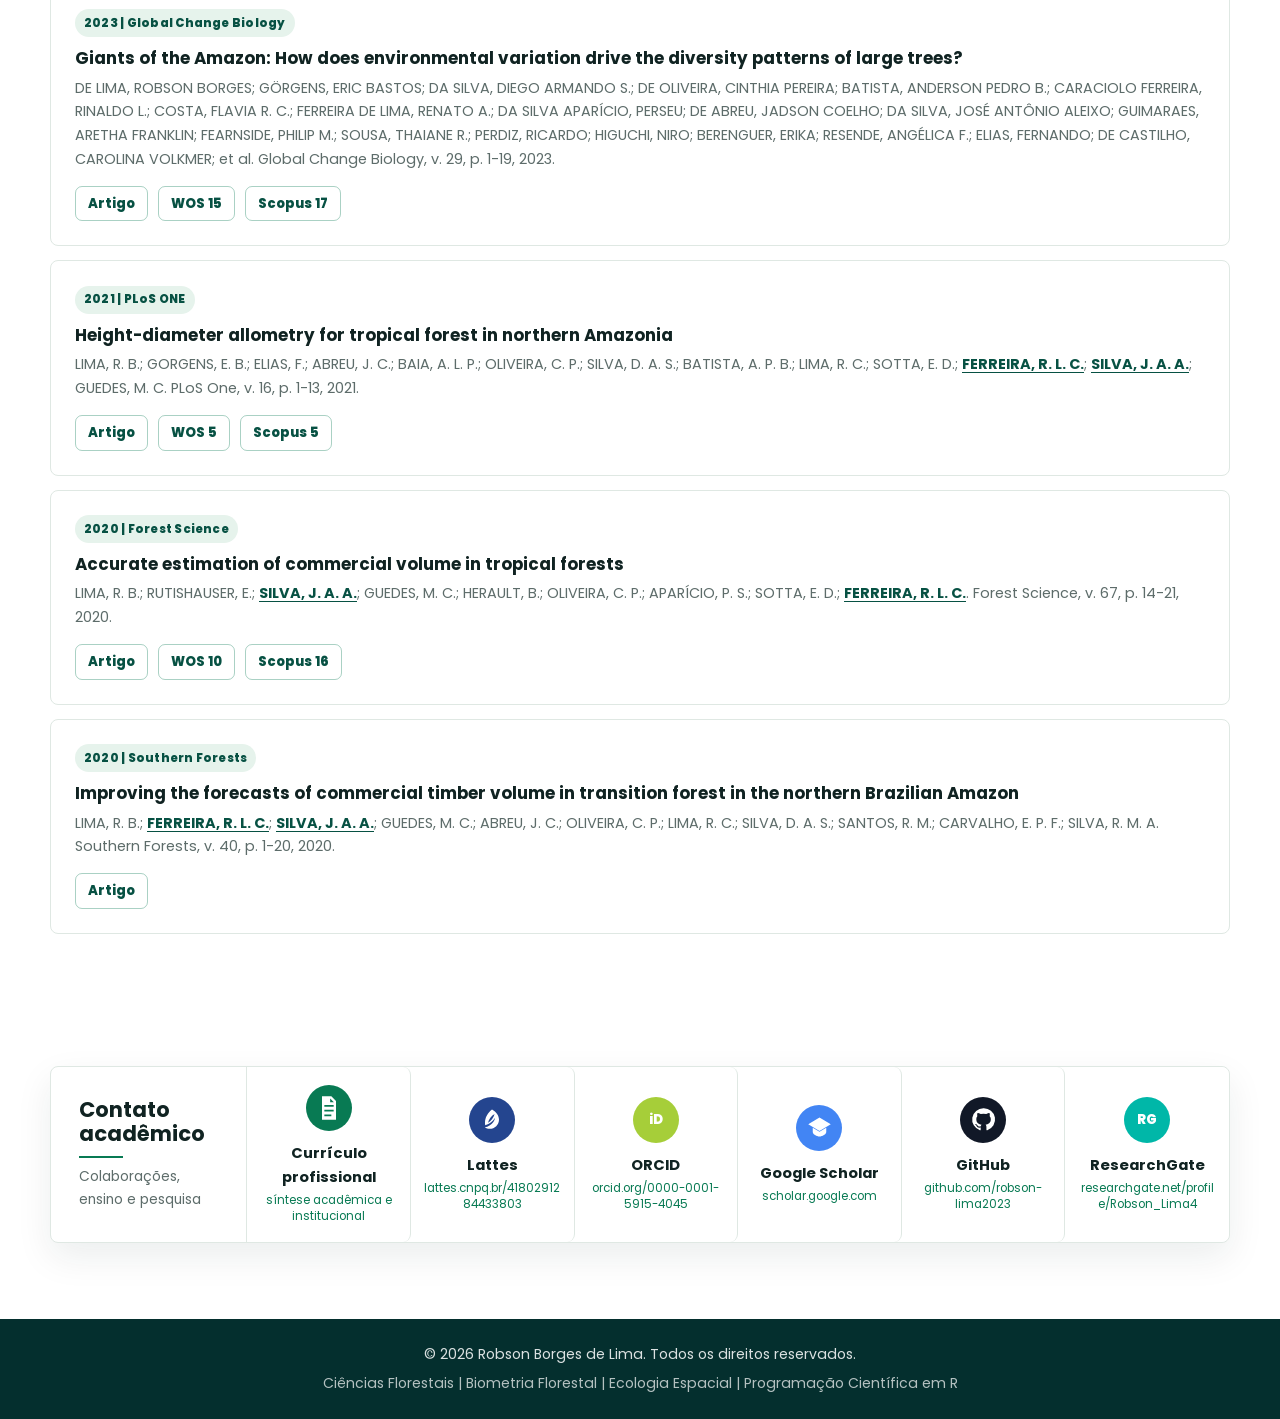
<file: publicacoes.html>
﻿<!DOCTYPE html>
<html lang="pt-BR">
<head>
  <meta charset="UTF-8" />
  <meta name="viewport" content="width=device-width, initial-scale=1.0" />
  <title>Publicações | Robson Borges de Lima</title>
  <meta name="description" content="Publicações selecionadas de Robson Borges de Lima em árvores gigantes da Amazônia, biometria florestal, mensuração florestal, ecologia espacial e modelagem florestal." />
  <link rel="preconnect" href="https://fonts.googleapis.com" />
  <link rel="preconnect" href="https://fonts.gstatic.com" crossorigin />
  <link href="https://fonts.googleapis.com/css2?family=Poppins:wght@400;500;600;700;800&display=swap" rel="stylesheet" />
  <link rel="stylesheet" href="assets/css/style.css?v=20260628-7" />
</head>

<body>
  <header class="site-header">
    <nav class="navbar" aria-label="Menu principal">
      <a href="index.html" class="logo" aria-label="Página inicial">Robson Borges de Lima</a>

      <button class="menu-toggle" type="button" aria-label="Abrir menu" aria-expanded="false" aria-controls="primary-menu">
        <span></span>
        <span></span>
        <span></span>
      </button>

      <ul class="nav-menu" id="primary-menu">
        <li><a href="index.html">Home</a></li>
        <li><a href="sobre.html">Sobre</a></li>
        <li><a href="projetos.html">Projetos</a></li>
        <li><a href="disciplinas.html">Disciplinas</a></li>
        <li><a href="palestras.html">Palestras</a></li>
        <li><a href="shiny.html">Shiny</a></li>
        <li><a href="publicacoes.html" class="active">Publicações</a></li>
        <li><a href="orientacoes.html">Orientações</a></li>
        <li><a href="financiamento.html">Financiamento</a></li>
        <li><a href="blog.html">Blog</a></li>
      </ul>
    </nav>
  </header>

  <main>
    <section class="page-intro">
      <div class="container page-intro-grid">
        <div>
          <p class="section-kicker">Publicações</p>
          <h1>Produção científica selecionada</h1>
          <p>
            Seleção de artigos associados à agenda de pesquisa em árvores gigantes da Amazônia, ecologia espacial, biometria florestal, mensuração, biomassa, volume comercial e resposta das florestas tropicais às mudanças ambientais.
          </p>
        </div>
        <figure class="page-intro-photo">
          <img src="assets/img/gallery/gigante-caida.jpg" alt="Árvore gigante em floresta amazônica" />
        </figure>
      </div>
    </section>

    <section class="section section-white">
      <div class="container">
        <div class="section-heading">
          <p class="section-kicker">Artigos selecionados</p>
          <h2>Principais publicações para destaque no site</h2>
        </div>

        <div class="publication-list">
          <article class="publication-item">
            <span>2026 | Journal of Environmental Management</span>
            <h3>Warmer climate threatens the occurrence of giant trees in the Amazon basin</h3>
            <p>BORGES DE LIMA, ROBSON; OLIVEIRA, C. P.; SILVA, D. A. S.; GRANATO'SOUZA, DANIELA; GONCALVES, L. A.; VASCONCELOS, C. C.; <a href="http://lattes.cnpq.br/7496500321002933" target="_blank" rel="noopener noreferrer">BATISTA, A. P. B.</a>; DE MATOS FILHO, JOÃO R.; DA SILVA, JOSELANE P. GOMES; APARÍCIO, P. S.; SOUSA, C. S. C.; ABREU, J. C.; LOPES, I. J. C.; OMETTO, JEAN PIERRE; GÖRGENS, ERIC BASTOS. Journal of Environmental Management, v. 399, p. 128616, 2026.</p>
            <div class="publication-actions">
              <a href="https://scholar.google.com/scholar?q=Warmer+climate+threatens+the+occurrence+of+giant+trees+in+the+Amazon+basin" target="_blank" rel="noopener noreferrer">Artigo</a>
            </div>
          </article>

          <article class="publication-item">
            <span>2025 | New Phytologist</span>
            <h3>Mapping the density of giant trees in the Amazon</h3>
            <p>DE LIMA, ROBSON BORGES; DA SILVA, DIEGO ARMANDO SILVA; NUNES, MATHEUS HENRIQUE; BITTENCOURT, PAULO R. DE LIMA; GROENENDYK, PETER; DE OLIVEIRA, CINTHIA PEREIRA; GRANATO'SOUZA, DANIELA; CARACIOLO FERREIRA, RINALDO L.; ALEIXO DA SILVA, JOSÉ A.; AGUIRRE'GUTIÉRREZ, JESÚS; JACKSON, TOBY; DE MATOS FILHO, JOÃO R.; APARÍCIO, PERSEU DA SILVA; DA SILVA, JOSELANE P. GOMES; DE TOLEDO, JOSÉ JULIO; GUEDES, MARCELINO CARNEIRO; DE ALMEIDA, DANILO R. ALVES; HIGUCHI, NIRO; WAGNER, FABIEN H.; OMETTO, JEAN PIERRE; et al. New Phytologist, v. 248, p. 1-17, 2025.</p>
            <div class="publication-actions">
              <a href="https://scholar.google.com/scholar?q=Mapping+the+density+of+giant+trees+in+the+Amazon" target="_blank" rel="noopener noreferrer">Artigo</a>
              <a href="assets/pdf/publications/new-phytologist-2025-mapping-density-giant-trees-amazon.pdf" target="_blank" rel="noopener noreferrer">PDF</a>
            </div>
          </article>

          <article class="publication-item">
            <span>2023 | iForest - Biogeosciences and Forestry</span>
            <h3>Spatial distribution of aboveground biomass stock in tropical dry forest in Brazil</h3>
            <p>SANTOS, H. K. V.; LIMA, R. B.; SOUZA, R. L. F.; CARDOSO, D.; MOONLIGHT, P. W.; SILVA, T. T.; OLIVEIRA, C. P.; ALVES JUNIOR, F. T.; VEENENDAAL, E.; QUEIROZ, L. P.; RODRIGUES, P. M.; SANTOS, R. M.; SARKINEN, T.; PAULA, A.; BARRETO-GARCIA, P. A. B.; PENNINGTON, T.; PHILLIPS, O. L. iForest-Biogeosciences and Forestry, v. 16, p. 116-126, 2023.</p>
            <div class="publication-actions">
              <a href="https://scholar.google.com/scholar?q=Spatial+distribution+of+aboveground+biomass+stock+in+tropical+dry+forest+in+Brazil" target="_blank" rel="noopener noreferrer">Artigo</a>
              <a href="https://www.webofscience.com/api/gateway?GWVersion=2&SrcApp=PARTNER_APP&SrcAuth=LinksAMR&KeyUT=WOS:000976546000001&DestLinkType=CitingArticles&DestApp=ALL_WOS&UsrCustomerID=83e8e710a8e621f095e069bfe7c1e2bd" target="_blank" rel="noopener noreferrer">WOS 4</a>
              <a href="https://www.scopus.com/inward/citedby.uri?partnerID=HzOxMe3b&scp=85160320698&origin=inward" target="_blank" rel="noopener noreferrer">Scopus 2</a>
            </div>
          </article>

          <article class="publication-item">
            <span>2023 | Global Change Biology</span>
            <h3>Giants of the Amazon: How does environmental variation drive the diversity patterns of large trees?</h3>
            <p>DE LIMA, ROBSON BORGES; GÖRGENS, ERIC BASTOS; DA SILVA, DIEGO ARMANDO S.; DE OLIVEIRA, CINTHIA PEREIRA; BATISTA, ANDERSON PEDRO B.; CARACIOLO FERREIRA, RINALDO L.; COSTA, FLAVIA R. C.; FERREIRA DE LIMA, RENATO A.; DA SILVA APARÍCIO, PERSEU; DE ABREU, JADSON COELHO; DA SILVA, JOSÉ ANTÔNIO ALEIXO; GUIMARAES, ARETHA FRANKLIN; FEARNSIDE, PHILIP M.; SOUSA, THAIANE R.; PERDIZ, RICARDO; HIGUCHI, NIRO; BERENGUER, ERIKA; RESENDE, ANGÉLICA F.; ELIAS, FERNANDO; DE CASTILHO, CAROLINA VOLKMER; et al. Global Change Biology, v. 29, p. 1-19, 2023.</p>
            <div class="publication-actions">
              <a href="https://scholar.google.com/scholar?q=Giants+of+the+Amazon+How+does+environmental+variation+drive+the+diversity+patterns+of+large+trees" target="_blank" rel="noopener noreferrer">Artigo</a>
              <a href="https://www.webofscience.com/api/gateway?GWVersion=2&SrcApp=PARTNER_APP&SrcAuth=LinksAMR&KeyUT=WOS:001023773400001&DestLinkType=CitingArticles&DestApp=ALL_WOS&UsrCustomerID=83e8e710a8e621f095e069bfe7c1e2bd" target="_blank" rel="noopener noreferrer">WOS 15</a>
              <a href="https://www.scopus.com/inward/citedby.uri?partnerID=HzOxMe3b&scp=85164108636&origin=inward" target="_blank" rel="noopener noreferrer">Scopus 17</a>
            </div>
          </article>

          <article class="publication-item">
            <span>2021 | PLoS ONE</span>
            <h3>Height-diameter allometry for tropical forest in northern Amazonia</h3>
            <p>LIMA, R. B.; GORGENS, E. B.; ELIAS, F.; ABREU, J. C.; BAIA, A. L. P.; OLIVEIRA, C. P.; SILVA, D. A. S.; BATISTA, A. P. B.; LIMA, R. C.; SOTTA, E. D.; <a href="http://lattes.cnpq.br/8002371435811689" target="_blank" rel="noopener noreferrer">FERREIRA, R. L. C.</a>; <a href="http://lattes.cnpq.br/5674098794412714" target="_blank" rel="noopener noreferrer">SILVA, J. A. A.</a>; GUEDES, M. C. PLoS One, v. 16, p. 1-13, 2021.</p>
            <div class="publication-actions">
              <a href="https://scholar.google.com/scholar?q=Height-diameter+allometry+for+tropical+forest+in+northern+Amazonia" target="_blank" rel="noopener noreferrer">Artigo</a>
              <a href="https://www.webofscience.com/api/gateway?GWVersion=2&SrcApp=PARTNER_APP&SrcAuth=LinksAMR&KeyUT=WOS:000755091500005&DestLinkType=CitingArticles&DestApp=ALL_WOS&UsrCustomerID=83e8e710a8e621f095e069bfe7c1e2bd" target="_blank" rel="noopener noreferrer">WOS 5</a>
              <a href="https://www.scopus.com/inward/citedby.uri?partnerID=HzOxMe3b&scp=85122016864&origin=inward" target="_blank" rel="noopener noreferrer">Scopus 5</a>
            </div>
          </article>

          <article class="publication-item">
            <span>2020 | Forest Science</span>
            <h3>Accurate estimation of commercial volume in tropical forests</h3>
            <p>LIMA, R. B.; RUTISHAUSER, E.; <a href="http://lattes.cnpq.br/5674098794412714" target="_blank" rel="noopener noreferrer">SILVA, J. A. A.</a>; GUEDES, M. C.; HERAULT, B.; OLIVEIRA, C. P.; APARÍCIO, P. S.; SOTTA, E. D.; <a href="http://lattes.cnpq.br/8002371435811689" target="_blank" rel="noopener noreferrer">FERREIRA, R. L. C.</a>. Forest Science, v. 67, p. 14-21, 2020.</p>
            <div class="publication-actions">
              <a href="https://scholar.google.com/scholar?q=Accurate+estimation+of+commercial+volume+in+tropical+forests" target="_blank" rel="noopener noreferrer">Artigo</a>
              <a href="https://www.webofscience.com/api/gateway?GWVersion=2&SrcApp=PARTNER_APP&SrcAuth=LinksAMR&KeyUT=WOS:000649456300002&DestLinkType=CitingArticles&DestApp=ALL_WOS&UsrCustomerID=83e8e710a8e621f095e069bfe7c1e2bd" target="_blank" rel="noopener noreferrer">WOS 10</a>
              <a href="https://www.scopus.com/inward/citedby.uri?partnerID=HzOxMe3b&scp=85107910152&origin=inward" target="_blank" rel="noopener noreferrer">Scopus 16</a>
            </div>
          </article>

          <article class="publication-item">
            <span>2020 | Southern Forests</span>
            <h3>Improving the forecasts of commercial timber volume in transition forest in the northern Brazilian Amazon</h3>
            <p>LIMA, R. B.; <a href="http://lattes.cnpq.br/8002371435811689" target="_blank" rel="noopener noreferrer">FERREIRA, R. L. C.</a>; <a href="http://lattes.cnpq.br/5674098794412714" target="_blank" rel="noopener noreferrer">SILVA, J. A. A.</a>; GUEDES, M. C.; ABREU, J. C.; OLIVEIRA, C. P.; LIMA, R. C.; SILVA, D. A. S.; SANTOS, R. M.; CARVALHO, E. P. F.; SILVA, R. M. A. Southern Forests, v. 40, p. 1-20, 2020.</p>
            <div class="publication-actions">
              <a href="https://scholar.google.com/scholar?q=Improving+the+forecasts+of+commercial+timber+volume+in+transition+forest+in+the+northern+Brazilian+Amazon" target="_blank" rel="noopener noreferrer">Artigo</a>
            </div>
          </article>
        </div>
      </div>
    </section>

    <section class="academic-links-section">
      <div class="container academic-links-box">
        <div class="academic-links-title">
          <h2>Contato acadêmico</h2>
          <p>Colaborações, ensino e pesquisa</p>
        </div>

        <a href="curriculo-profissional.html" class="academic-link-card">
          <span class="brand-icon cv-icon" aria-hidden="true">
            <svg viewBox="0 0 24 24"><path d="M6 2h8l4 4v16H6V2Zm7 1.8V7h3.2L13 3.8ZM8 11h8V9.5H8V11Zm0 4h8v-1.5H8V15Zm0 4h6v-1.5H8V19Z" /></svg>
          </span>
          <strong>Currículo profissional</strong>
          <small>síntese acadêmica e institucional</small>
        </a>

        <a href="https://lattes.cnpq.br/4180291284433803" target="_blank" rel="noopener noreferrer" class="academic-link-card">
          <span class="brand-icon lattes-icon" aria-hidden="true">
            <svg viewBox="0 0 24 24"><path d="M12 3c3.7 2.2 6 5.3 6 8.7 0 4.3-3.6 7.8-8 7.8-1.5 0-2.9-.4-4.1-1.1 1.3-.2 2.8-.8 4.3-1.8 2.5-1.7 4-4 4.4-6.6-1.7 2.9-4.5 5.1-8.4 6.5C6 15.8 6 15.1 6 14.4 6 9.8 8.4 5.9 12 3Zm2.2 3.8c-1.3.7-2.5 1.8-3.6 3.2-1 1.3-1.7 2.8-2 4.4 1.3-.8 2.4-1.8 3.4-3.1 1-1.4 1.8-2.9 2.2-4.5Z" /></svg>
          </span>
          <strong>Lattes</strong>
          <small>lattes.cnpq.br/4180291284433803</small>
        </a>

        <a href="https://orcid.org/0000-0001-5915-4045" target="_blank" rel="noopener noreferrer" class="academic-link-card">
          <span class="brand-icon orcid-icon">iD</span>
          <strong>ORCID</strong>
          <small>orcid.org/0000-0001-5915-4045</small>
        </a>

        <a href="https://scholar.google.com/citations?user=GU71WLUAAAAJ&amp;hl=pt-BR" target="_blank" rel="noopener noreferrer" class="academic-link-card">
          <span class="brand-icon scholar-icon" aria-hidden="true">
            <svg viewBox="0 0 24 24"><path d="M12 3 2 9l10 6 10-6-10-6Zm-6 9.2V16c0 2 3.6 4 6 4s6-2 6-4v-3.8l-6 3.6-6-3.6Z" /></svg>
          </span>
          <strong>Google Scholar</strong>
          <small>scholar.google.com</small>
        </a>

        <a href="https://github.com/robson-lima2023" target="_blank" rel="noopener noreferrer" class="academic-link-card">
          <span class="brand-icon github-icon" aria-hidden="true">
            <svg viewBox="0 0 24 24"><path d="M12 2a10 10 0 0 0-3.2 19.5c.5.1.7-.2.7-.5v-1.8c-2.9.6-3.5-1.2-3.5-1.2-.5-1.1-1.1-1.4-1.1-1.4-.9-.6.1-.6.1-.6 1 .1 1.6 1.1 1.6 1.1.9 1.6 2.4 1.1 3 .9.1-.7.4-1.1.7-1.4-2.3-.3-4.7-1.2-4.7-5A3.9 3.9 0 0 1 6.6 8.9c-.1-.3-.5-1.3.1-2.7 0 0 .9-.3 2.8 1a9.5 9.5 0 0 1 5 0c1.9-1.3 2.8-1 2.8-1 .6 1.4.2 2.4.1 2.7a3.9 3.9 0 0 1 1.1 2.7c0 3.9-2.4 4.7-4.7 5 .4.3.8 1 .8 2V21c0 .3.2.6.8.5A10 10 0 0 0 12 2Z" /></svg>
          </span>
          <strong>GitHub</strong>
          <small>github.com/robson-lima2023</small>
        </a>

        <a href="https://www.researchgate.net/profile/Robson_Lima4" target="_blank" rel="noopener noreferrer" class="academic-link-card">
          <span class="brand-icon rg-icon">RG</span>
          <strong>ResearchGate</strong>
          <small>researchgate.net/profile/Robson_Lima4</small>
        </a>
      </div>
    </section>
  </main>

  <footer class="site-footer">
    <p>© 2026 Robson Borges de Lima. Todos os direitos reservados.</p>
    <p>Ciências Florestais | Biometria Florestal | Ecologia Espacial | Programação Científica em R</p>
  </footer>

  <script>
    const menuButton = document.querySelector(".menu-toggle");
    const menu = document.querySelector(".nav-menu");

    menuButton.addEventListener("click", () => {
      const isOpen = menu.classList.toggle("is-open");
      menuButton.setAttribute("aria-expanded", String(isOpen));
    });
  </script>
</body>
</html>
</file>
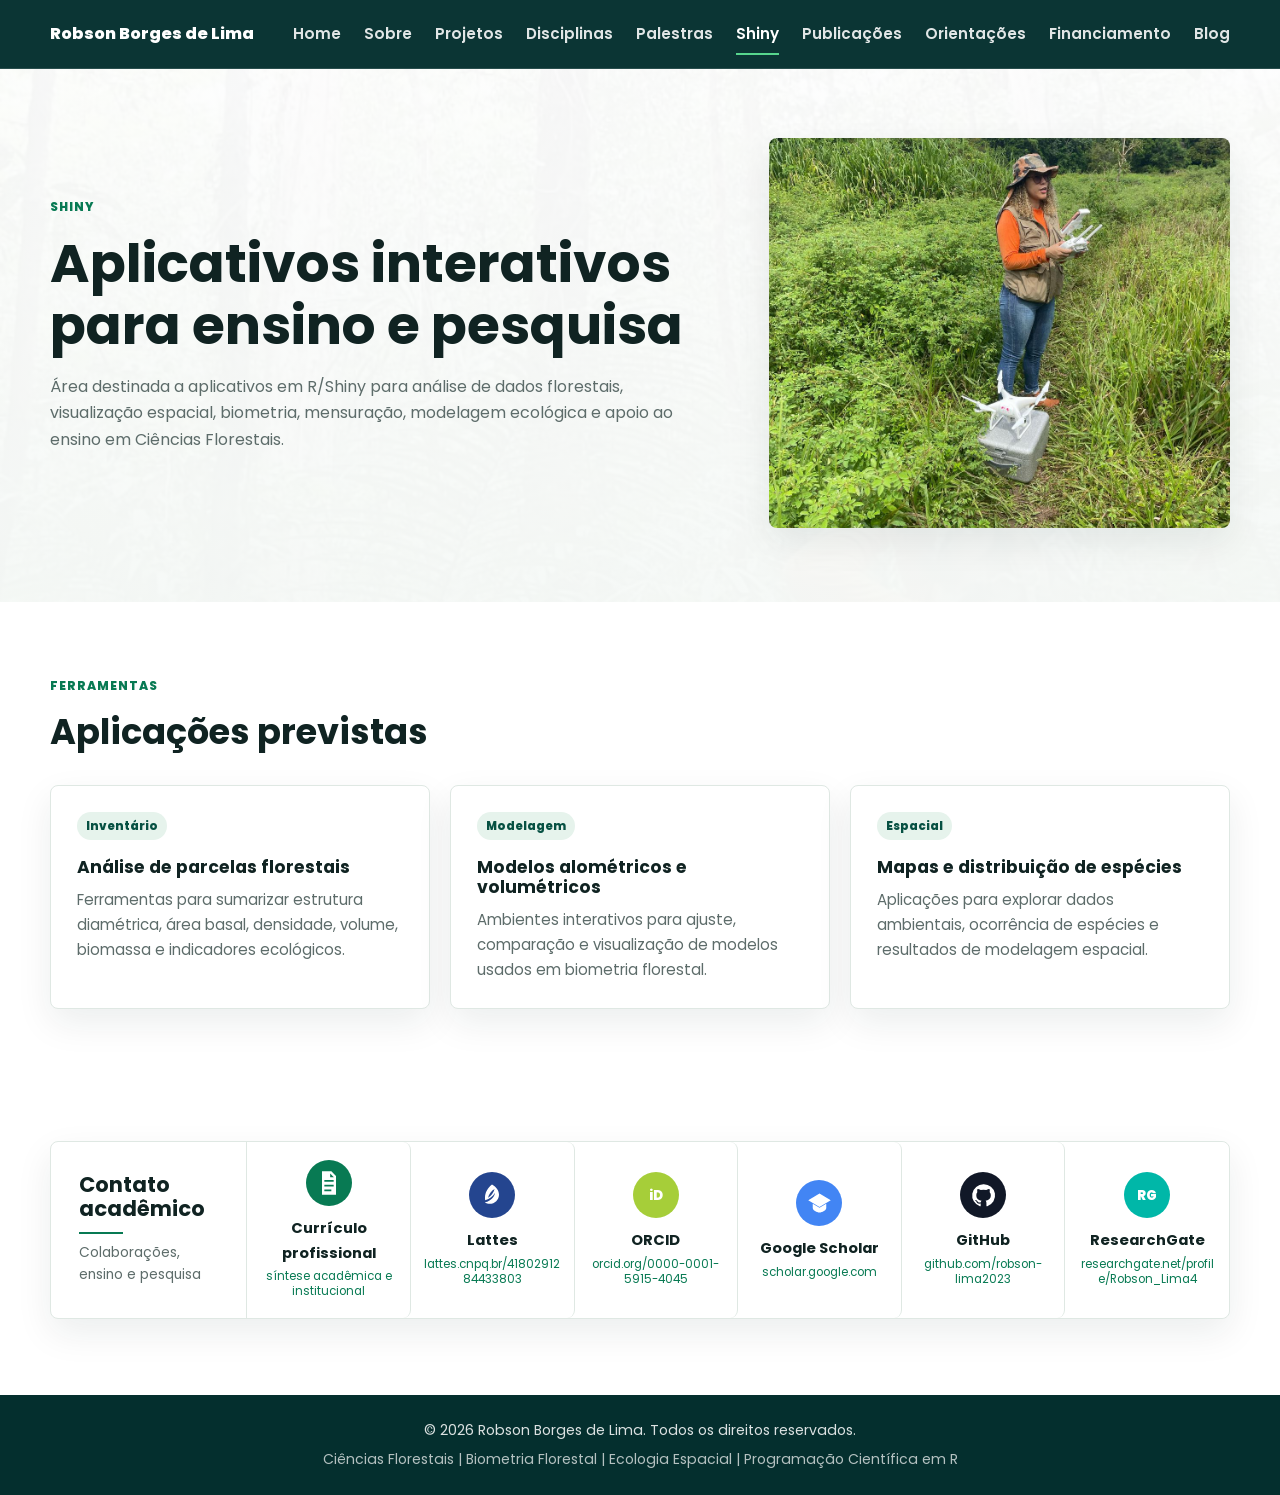
<file: shiny.html>
﻿<!DOCTYPE html>
<html lang="pt-BR">
<head><meta charset="UTF-8" /><meta name="viewport" content="width=device-width, initial-scale=1.0" /><title>Shiny | Robson Borges de Lima</title><meta name="description" content="Aplicativos Shiny e ferramentas interativas para ensino, análise florestal e modelagem ecológica." /><link rel="preconnect" href="https://fonts.googleapis.com" /><link rel="preconnect" href="https://fonts.gstatic.com" crossorigin /><link href="https://fonts.googleapis.com/css2?family=Poppins:wght@400;500;600;700;800&display=swap" rel="stylesheet" /><link rel="stylesheet" href="assets/css/style.css?v=20260628-7" /></head>
<body>
  <header class="site-header"><nav class="navbar" aria-label="Menu principal"><a href="index.html" class="logo" aria-label="Página inicial">Robson Borges de Lima</a><button class="menu-toggle" type="button" aria-label="Abrir menu" aria-expanded="false" aria-controls="primary-menu"><span></span><span></span><span></span></button><ul class="nav-menu" id="primary-menu"><li><a href="index.html">Home</a></li><li><a href="sobre.html">Sobre</a></li><li><a href="projetos.html">Projetos</a></li><li><a href="disciplinas.html">Disciplinas</a></li><li><a href="palestras.html">Palestras</a></li><li><a href="shiny.html" class="active">Shiny</a></li><li><a href="publicacoes.html">Publicações</a></li><li><a href="orientacoes.html">Orientações</a></li><li><a href="financiamento.html">Financiamento</a></li><li><a href="blog.html">Blog</a></li></ul></nav></header>
  <main>
    <section class="page-intro"><div class="container page-intro-grid"><div><p class="section-kicker">Shiny</p><h1>Aplicativos interativos para ensino e pesquisa</h1><p>Área destinada a aplicativos em R/Shiny para análise de dados florestais, visualização espacial, biometria, mensuração, modelagem ecológica e apoio ao ensino em Ciências Florestais.</p></div><figure class="page-intro-photo"><img src="assets/img/gallery/voando%20drone.jpg" alt="Atividade com drone em área de pesquisa" /></figure></div></section>
    <section class="section section-white"><div class="container"><div class="section-heading"><p class="section-kicker">Ferramentas</p><h2>Aplicações previstas</h2></div><div class="blog-card-grid"><article class="blog-card"><span>Inventário</span><h3>Análise de parcelas florestais</h3><p>Ferramentas para sumarizar estrutura diamétrica, área basal, densidade, volume, biomassa e indicadores ecológicos.</p></article><article class="blog-card"><span>Modelagem</span><h3>Modelos alométricos e volumétricos</h3><p>Ambientes interativos para ajuste, comparação e visualização de modelos usados em biometria florestal.</p></article><article class="blog-card"><span>Espacial</span><h3>Mapas e distribuição de espécies</h3><p>Aplicações para explorar dados ambientais, ocorrência de espécies e resultados de modelagem espacial.</p></article></div></div></section>
    <section class="academic-links-section"><div class="container academic-links-box"><div class="academic-links-title"><h2>Contato acadêmico</h2><p>Colaborações, ensino e pesquisa</p></div><a href="curriculo-profissional.html" class="academic-link-card"><span class="brand-icon cv-icon" aria-hidden="true"><svg viewBox="0 0 24 24"><path d="M6 2h8l4 4v16H6V2Zm7 1.8V7h3.2L13 3.8ZM8 11h8V9.5H8V11Zm0 4h8v-1.5H8V15Zm0 4h6v-1.5H8V19Z" /></svg></span><strong>Currículo profissional</strong><small>síntese acadêmica e institucional</small></a><a href="https://lattes.cnpq.br/4180291284433803" target="_blank" rel="noopener noreferrer" class="academic-link-card"><span class="brand-icon lattes-icon" aria-hidden="true"><svg viewBox="0 0 24 24"><path d="M12 3c3.7 2.2 6 5.3 6 8.7 0 4.3-3.6 7.8-8 7.8-1.5 0-2.9-.4-4.1-1.1 1.3-.2 2.8-.8 4.3-1.8 2.5-1.7 4-4 4.4-6.6-1.7 2.9-4.5 5.1-8.4 6.5C6 15.8 6 15.1 6 14.4 6 9.8 8.4 5.9 12 3Zm2.2 3.8c-1.3.7-2.5 1.8-3.6 3.2-1 1.3-1.7 2.8-2 4.4 1.3-.8 2.4-1.8 3.4-3.1 1-1.4 1.8-2.9 2.2-4.5Z" /></svg></span><strong>Lattes</strong><small>lattes.cnpq.br/4180291284433803</small></a><a href="https://orcid.org/0000-0001-5915-4045" target="_blank" rel="noopener noreferrer" class="academic-link-card"><span class="brand-icon orcid-icon">iD</span><strong>ORCID</strong><small>orcid.org/0000-0001-5915-4045</small></a><a href="https://scholar.google.com/citations?user=GU71WLUAAAAJ&amp;hl=pt-BR" target="_blank" rel="noopener noreferrer" class="academic-link-card"><span class="brand-icon scholar-icon" aria-hidden="true"><svg viewBox="0 0 24 24"><path d="M12 3 2 9l10 6 10-6-10-6Zm-6 9.2V16c0 2 3.6 4 6 4s6-2 6-4v-3.8l-6 3.6-6-3.6Z" /></svg></span><strong>Google Scholar</strong><small>scholar.google.com</small></a><a href="https://github.com/robson-lima2023" target="_blank" rel="noopener noreferrer" class="academic-link-card"><span class="brand-icon github-icon" aria-hidden="true"><svg viewBox="0 0 24 24"><path d="M12 2a10 10 0 0 0-3.2 19.5c.5.1.7-.2.7-.5v-1.8c-2.9.6-3.5-1.2-3.5-1.2-.5-1.1-1.1-1.4-1.1-1.4-.9-.6.1-.6.1-.6 1 .1 1.6 1.1 1.6 1.1.9 1.6 2.4 1.1 3 .9.1-.7.4-1.1.7-1.4-2.3-.3-4.7-1.2-4.7-5A3.9 3.9 0 0 1 6.6 8.9c-.1-.3-.5-1.3.1-2.7 0 0 .9-.3 2.8 1a9.5 9.5 0 0 1 5 0c1.9-1.3 2.8-1 2.8-1 .6 1.4.2 2.4.1 2.7a3.9 3.9 0 0 1 1.1 2.7c0 3.9-2.4 4.7-4.7 5 .4.3.8 1 .8 2V21c0 .3.2.6.8.5A10 10 0 0 0 12 2Z" /></svg></span><strong>GitHub</strong><small>github.com/robson-lima2023</small></a><a href="https://www.researchgate.net/profile/Robson_Lima4" target="_blank" rel="noopener noreferrer" class="academic-link-card"><span class="brand-icon rg-icon">RG</span><strong>ResearchGate</strong><small>researchgate.net/profile/Robson_Lima4</small></a></div></section>
  </main>
  <footer class="site-footer"><p>© 2026 Robson Borges de Lima. Todos os direitos reservados.</p><p>Ciências Florestais | Biometria Florestal | Ecologia Espacial | Programação Científica em R</p></footer><script>const menuButton=document.querySelector(".menu-toggle");const menu=document.querySelector(".nav-menu");menuButton.addEventListener("click",()=>{const isOpen=menu.classList.toggle("is-open");menuButton.setAttribute("aria-expanded",String(isOpen));});</script>
</body>
</html>
</file>
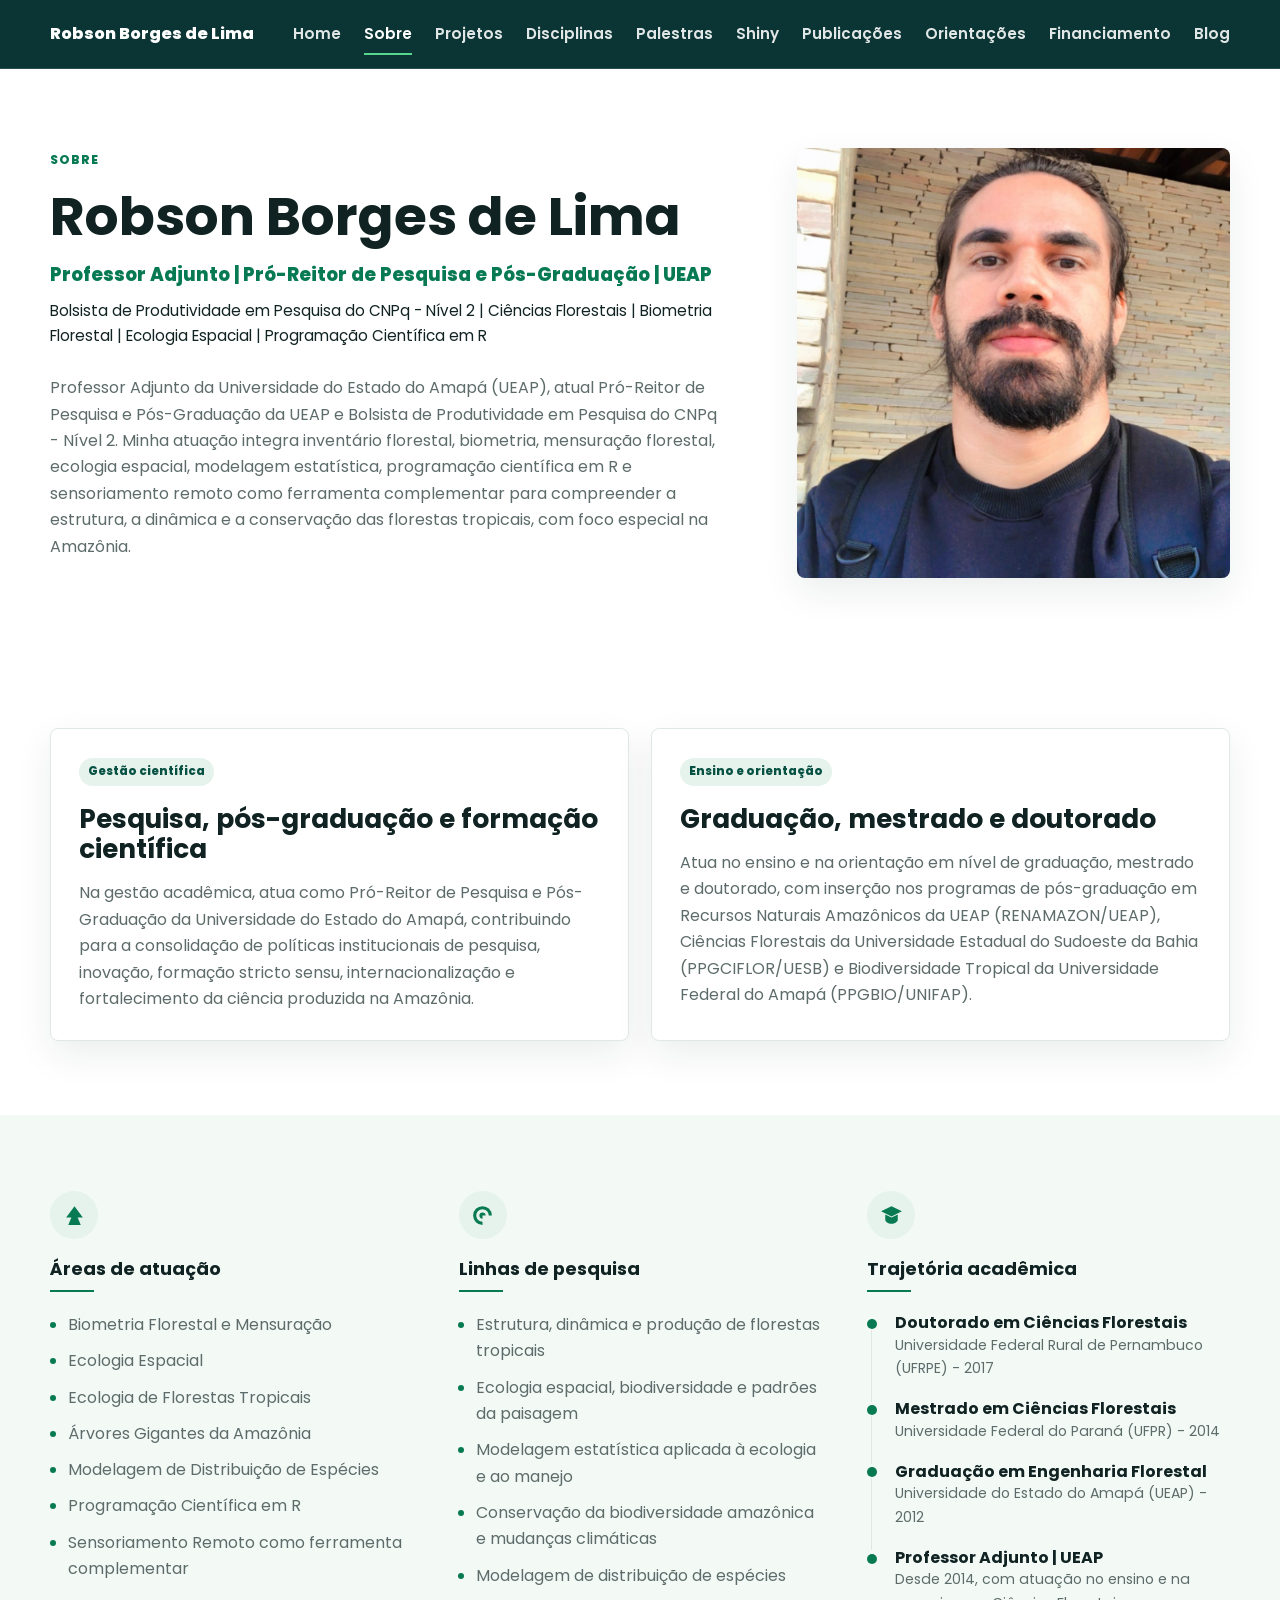
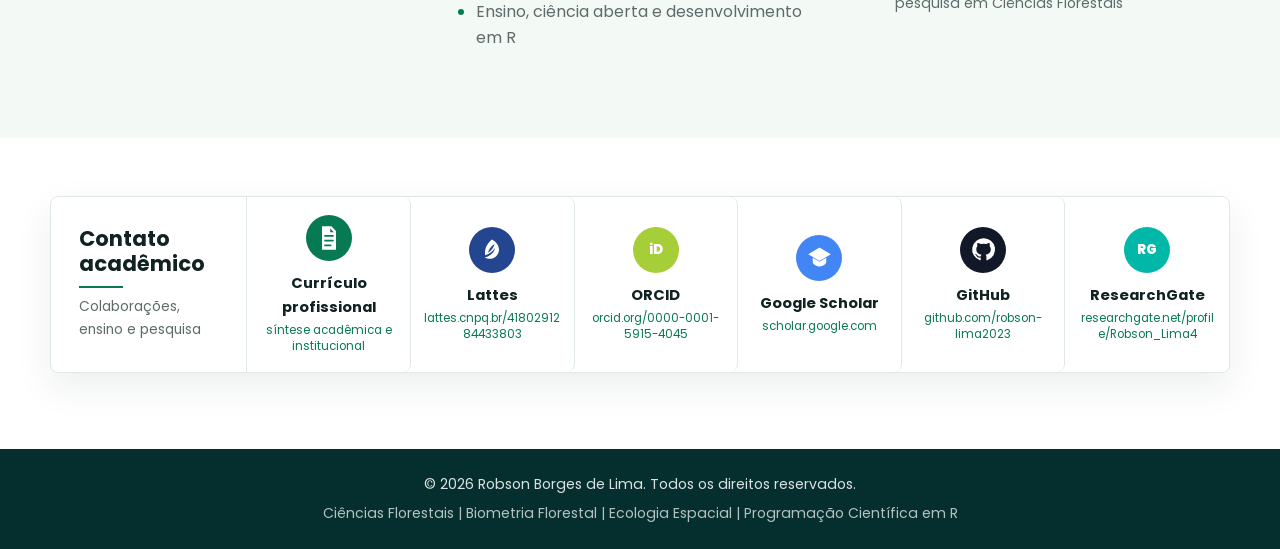
<file: sobre.html>
﻿<!DOCTYPE html>
<html lang="pt-BR">
<head>
  <meta charset="UTF-8" />
  <meta name="viewport" content="width=device-width, initial-scale=1.0" />
  <title>Sobre | Robson Borges de Lima</title>
  <meta name="description" content="Perfil acadêmico de Robson Borges de Lima, professor e pesquisador em Ciências Florestais, Biometria Florestal, Mensuração Florestal, Ecologia Espacial e Programação Científica em R." />
  <link rel="preconnect" href="https://fonts.googleapis.com" />
  <link rel="preconnect" href="https://fonts.gstatic.com" crossorigin />
  <link href="https://fonts.googleapis.com/css2?family=Poppins:wght@400;500;600;700;800&display=swap" rel="stylesheet" />
  <link rel="stylesheet" href="assets/css/style.css?v=20260628-7" />
</head>

<body>
  <header class="site-header">
    <nav class="navbar" aria-label="Menu principal">
      <a href="index.html" class="logo" aria-label="Página inicial">Robson Borges de Lima</a>

      <button class="menu-toggle" type="button" aria-label="Abrir menu" aria-expanded="false" aria-controls="primary-menu">
        <span></span>
        <span></span>
        <span></span>
      </button>

      <ul class="nav-menu" id="primary-menu">
        <li><a href="index.html">Home</a></li>
        <li><a href="sobre.html" class="active">Sobre</a></li>
        <li><a href="projetos.html">Projetos</a></li>
        <li><a href="disciplinas.html">Disciplinas</a></li>
        <li><a href="palestras.html">Palestras</a></li>
        <li><a href="shiny.html">Shiny</a></li>
        <li><a href="publicacoes.html">Publicações</a></li>
        <li><a href="orientacoes.html">Orientações</a></li>
        <li><a href="financiamento.html">Financiamento</a></li>
        <li><a href="blog.html">Blog</a></li>
      </ul>
    </nav>
  </header>

  <main>
    <section class="about-hero">
      <div class="container about-hero-grid">
        <div class="about-copy">
          <p class="section-kicker">Sobre</p>
          <h1>Robson Borges de Lima</h1>
          <p class="role">Professor Adjunto | Pró-Reitor de Pesquisa e Pós-Graduação | UEAP</p>
          <p class="academic-tags">Bolsista de Produtividade em Pesquisa do CNPq - Nível 2 | Ciências Florestais | Biometria Florestal | Ecologia Espacial | Programação Científica em R</p>
          <p>
            Professor Adjunto da Universidade do Estado do Amapá (UEAP), atual Pró-Reitor de Pesquisa e Pós-Graduação da UEAP e Bolsista de Produtividade em Pesquisa do CNPq - Nível 2. Minha atuação integra inventário florestal, biometria, mensuração florestal, ecologia espacial, modelagem estatística, programação científica em R e sensoriamento remoto como ferramenta complementar para compreender a estrutura, a dinâmica e a conservação das florestas tropicais, com foco especial na Amazônia.
          </p>
        </div>

        <figure class="profile-photo">
          <img src="assets/img/profile/profile.jpg" alt="Robson Borges de Lima em atividade de campo na floresta" />
        </figure>
      </div>
    </section>

    <section class="section section-white">
      <div class="container institutional-grid">
        <article class="institutional-card">
          <span>Gestão científica</span>
          <h2>Pesquisa, pós-graduação e formação científica</h2>
          <p>
            Na gestão acadêmica, atua como Pró-Reitor de Pesquisa e Pós-Graduação da Universidade do Estado do Amapá, contribuindo para a consolidação de políticas institucionais de pesquisa, inovação, formação stricto sensu, internacionalização e fortalecimento da ciência produzida na Amazônia.
          </p>
        </article>

        <article class="institutional-card">
          <span>Ensino e orientação</span>
          <h2>Graduação, mestrado e doutorado</h2>
          <p>
            Atua no ensino e na orientação em nível de graduação, mestrado e doutorado, com inserção nos programas de pós-graduação em Recursos Naturais Amazônicos da UEAP (RENAMAZON/UEAP), Ciências Florestais da Universidade Estadual do Sudoeste da Bahia (PPGCIFLOR/UESB) e Biodiversidade Tropical da Universidade Federal do Amapá (PPGBIO/UNIFAP).
          </p>
        </article>
      </div>
    </section>

    <section class="about-panels">
      <div class="container about-panel-grid">
        <article class="about-panel">
          <div class="panel-icon" aria-hidden="true">
            <svg viewBox="0 0 24 24" role="img">
              <path d="M12 3 4 14h5l-3 7h12l-3-7h5L12 3Z" />
            </svg>
          </div>
          <h2>Áreas de atuação</h2>
          <ul>
            <li>Biometria Florestal e Mensuração</li>
            <li>Ecologia Espacial</li>
            <li>Ecologia de Florestas Tropicais</li>
            <li>Árvores Gigantes da Amazônia</li>
            <li>Modelagem de Distribuição de Espécies</li>
            <li>Programação Científica em R</li>
            <li>Sensoriamento Remoto como ferramenta complementar</li>
          </ul>
        </article>

        <article class="about-panel">
          <div class="panel-icon" aria-hidden="true">
            <svg viewBox="0 0 24 24" role="img">
              <path d="M12 21a9 9 0 1 1 9-9h-3a6 6 0 1 0-6 6v3Z" />
              <path d="M12 15a3 3 0 1 1 3-3h-3v3Z" />
            </svg>
          </div>
          <h2>Linhas de pesquisa</h2>
          <ul>
            <li>Estrutura, dinâmica e produção de florestas tropicais</li>
            <li>Ecologia espacial, biodiversidade e padrões da paisagem</li>
            <li>Modelagem estatística aplicada à ecologia e ao manejo</li>
            <li>Conservação da biodiversidade amazônica e mudanças climáticas</li>
            <li>Modelagem de distribuição de espécies</li>
            <li>Ensino, ciência aberta e desenvolvimento em R</li>
          </ul>
        </article>

        <article class="about-panel">
          <div class="panel-icon" aria-hidden="true">
            <svg viewBox="0 0 24 24" role="img">
              <path d="m12 3 10 5-10 5L2 8l10-5Z" />
              <path d="M6 11v5c0 1.7 2.7 4 6 4s6-2.3 6-4v-5l-6 3-6-3Z" />
            </svg>
          </div>
          <h2>Trajetória acadêmica</h2>
          <div class="timeline">
            <div>
              <strong>Doutorado em Ciências Florestais</strong>
              <span>Universidade Federal Rural de Pernambuco (UFRPE) - 2017</span>
            </div>
            <div>
              <strong>Mestrado em Ciências Florestais</strong>
              <span>Universidade Federal do Paraná (UFPR) - 2014</span>
            </div>
            <div>
              <strong>Graduação em Engenharia Florestal</strong>
              <span>Universidade do Estado do Amapá (UEAP) - 2012</span>
            </div>
            <div>
              <strong>Professor Adjunto | UEAP</strong>
              <span>Desde 2014, com atuação no ensino e na pesquisa em Ciências Florestais</span>
            </div>
          </div>
        </article>
      </div>
    </section>

    <section class="academic-links-section">
      <div class="container academic-links-box">
        <div class="academic-links-title">
          <h2>Contato acadêmico</h2>
          <p>Colaborações, ensino e pesquisa</p>
        </div>

        <a href="curriculo-profissional.html" class="academic-link-card">
          <span class="brand-icon cv-icon" aria-hidden="true">
            <svg viewBox="0 0 24 24"><path d="M6 2h8l4 4v16H6V2Zm7 1.8V7h3.2L13 3.8ZM8 11h8V9.5H8V11Zm0 4h8v-1.5H8V15Zm0 4h6v-1.5H8V19Z" /></svg>
          </span>
          <strong>Currículo profissional</strong>
          <small>síntese acadêmica e institucional</small>
        </a>

        <a href="https://lattes.cnpq.br/4180291284433803" target="_blank" rel="noopener noreferrer" class="academic-link-card">
          <span class="brand-icon lattes-icon" aria-hidden="true">
            <svg viewBox="0 0 24 24"><path d="M12 3c3.7 2.2 6 5.3 6 8.7 0 4.3-3.6 7.8-8 7.8-1.5 0-2.9-.4-4.1-1.1 1.3-.2 2.8-.8 4.3-1.8 2.5-1.7 4-4 4.4-6.6-1.7 2.9-4.5 5.1-8.4 6.5C6 15.8 6 15.1 6 14.4 6 9.8 8.4 5.9 12 3Zm2.2 3.8c-1.3.7-2.5 1.8-3.6 3.2-1 1.3-1.7 2.8-2 4.4 1.3-.8 2.4-1.8 3.4-3.1 1-1.4 1.8-2.9 2.2-4.5Z" /></svg>
          </span>
          <strong>Lattes</strong>
          <small>lattes.cnpq.br/4180291284433803</small>
        </a>

        <a href="https://orcid.org/0000-0001-5915-4045" target="_blank" rel="noopener noreferrer" class="academic-link-card">
          <span class="brand-icon orcid-icon">iD</span>
          <strong>ORCID</strong>
          <small>orcid.org/0000-0001-5915-4045</small>
        </a>

        <a href="https://scholar.google.com/citations?user=GU71WLUAAAAJ&amp;hl=pt-BR" target="_blank" rel="noopener noreferrer" class="academic-link-card">
          <span class="brand-icon scholar-icon" aria-hidden="true">
            <svg viewBox="0 0 24 24"><path d="M12 3 2 9l10 6 10-6-10-6Zm-6 9.2V16c0 2 3.6 4 6 4s6-2 6-4v-3.8l-6 3.6-6-3.6Z" /></svg>
          </span>
          <strong>Google Scholar</strong>
          <small>scholar.google.com</small>
        </a>

        <a href="https://github.com/robson-lima2023" target="_blank" rel="noopener noreferrer" class="academic-link-card">
          <span class="brand-icon github-icon" aria-hidden="true">
            <svg viewBox="0 0 24 24"><path d="M12 2a10 10 0 0 0-3.2 19.5c.5.1.7-.2.7-.5v-1.8c-2.9.6-3.5-1.2-3.5-1.2-.5-1.1-1.1-1.4-1.1-1.4-.9-.6.1-.6.1-.6 1 .1 1.6 1.1 1.6 1.1.9 1.6 2.4 1.1 3 .9.1-.7.4-1.1.7-1.4-2.3-.3-4.7-1.2-4.7-5A3.9 3.9 0 0 1 6.6 8.9c-.1-.3-.5-1.3.1-2.7 0 0 .9-.3 2.8 1a9.5 9.5 0 0 1 5 0c1.9-1.3 2.8-1 2.8-1 .6 1.4.2 2.4.1 2.7a3.9 3.9 0 0 1 1.1 2.7c0 3.9-2.4 4.7-4.7 5 .4.3.8 1 .8 2V21c0 .3.2.6.8.5A10 10 0 0 0 12 2Z" /></svg>
          </span>
          <strong>GitHub</strong>
          <small>github.com/robson-lima2023</small>
        </a>

        <a href="https://www.researchgate.net/profile/Robson_Lima4" target="_blank" rel="noopener noreferrer" class="academic-link-card">
          <span class="brand-icon rg-icon">RG</span>
          <strong>ResearchGate</strong>
          <small>researchgate.net/profile/Robson_Lima4</small>
        </a>
      </div>
    </section>
  </main>

  <footer class="site-footer">
    <p>© 2026 Robson Borges de Lima. Todos os direitos reservados.</p>
    <p>Ciências Florestais | Biometria Florestal | Ecologia Espacial | Programação Científica em R</p>
  </footer>

  <script>
    const menuButton = document.querySelector(".menu-toggle");
    const menu = document.querySelector(".nav-menu");

    menuButton.addEventListener("click", () => {
      const isOpen = menu.classList.toggle("is-open");
      menuButton.setAttribute("aria-expanded", String(isOpen));
    });
  </script>
</body>
</html>
</file>
<file: assets/css/style.css>
:root {
  --green-950: #042f2e;
  --green-900: #063b35;
  --green-800: #075143;
  --green-700: #087a53;
  --green-100: #e6f3ec;
  --green-50: #f3faf6;
  --ink: #102322;
  --muted: #5d6c6a;
  --line: #dfe8e3;
  --white: #ffffff;
  --shadow-soft: 0 14px 36px rgba(16, 35, 34, 0.08);
  --max-width: 1180px;
}

* {
  box-sizing: border-box;
}

html {
  scroll-behavior: smooth;
}

body {
  margin: 0;
  font-family: "Poppins", "Segoe UI", Arial, sans-serif;
  color: var(--ink);
  background: var(--green-50);
  line-height: 1.65;
  text-rendering: optimizeLegibility;
}

img {
  display: block;
  max-width: 100%;
}

a {
  color: inherit;
  text-decoration: none;
}

p,
h1,
h2,
h3 {
  margin-top: 0;
}

p {
  color: var(--muted);
  font-size: 1rem;
}

h1,
h2,
h3 {
  color: var(--ink);
  line-height: 1.15;
  letter-spacing: 0;
}

h1 {
  font-size: clamp(2.2rem, 4.4vw, 3.45rem);
}

h2 {
  font-size: clamp(1.55rem, 3vw, 2.2rem);
  margin-bottom: 1rem;
}

h3 {
  font-size: 1.08rem;
}

.container {
  width: min(calc(100% - 40px), var(--max-width));
  margin-inline: auto;
}

.section {
  padding: 74px 0;
}

.section-white {
  background: var(--white);
}

.section-kicker,
.eyebrow {
  color: var(--green-700);
  font-size: 0.76rem;
  font-weight: 800;
  letter-spacing: 0.08em;
  margin-bottom: 1rem;
  text-transform: uppercase;
}

.section-heading {
  max-width: 760px;
  margin-bottom: 2rem;
}

.site-header {
  position: fixed;
  inset: 0 0 auto;
  z-index: 20;
  background: rgba(4, 47, 46, 0.97);
  border-bottom: 1px solid rgba(255, 255, 255, 0.12);
  backdrop-filter: blur(14px);
}

.navbar {
  width: min(calc(100% - 40px), var(--max-width));
  height: 68px;
  margin-inline: auto;
  display: flex;
  align-items: center;
  justify-content: space-between;
  gap: 24px;
}

.logo {
  color: var(--white);
  font-weight: 800;
  font-size: 1.02rem;
  white-space: nowrap;
}

.nav-menu {
  display: flex;
  align-items: center;
  gap: clamp(14px, 1.8vw, 28px);
  list-style: none;
  margin: 0;
  padding: 0;
}

.nav-menu a {
  position: relative;
  display: inline-flex;
  align-items: center;
  min-height: 68px;
  color: rgba(255, 255, 255, 0.88);
  font-size: 0.95rem;
  font-weight: 600;
}

.nav-menu a::after {
  content: "";
  position: absolute;
  left: 0;
  right: 0;
  bottom: 13px;
  height: 2px;
  background: #57d68d;
  transform: scaleX(0);
  transform-origin: center;
  transition: transform 180ms ease;
}

.nav-menu a:hover,
.nav-menu a.active {
  color: var(--white);
}

.nav-menu a:hover::after,
.nav-menu a.active::after {
  transform: scaleX(1);
}

.menu-toggle {
  display: none;
  width: 44px;
  height: 44px;
  border: 1px solid rgba(255, 255, 255, 0.24);
  border-radius: 8px;
  background: transparent;
  cursor: pointer;
  padding: 10px;
}

.menu-toggle span {
  display: block;
  height: 2px;
  margin: 5px 0;
  background: var(--white);
}

.hero-home {
  min-height: 92vh;
  padding: 138px 0 88px;
  display: flex;
  align-items: center;
  background:
    linear-gradient(90deg, rgba(2, 30, 28, 0.84) 0%, rgba(2, 30, 28, 0.64) 43%, rgba(2, 30, 28, 0.18) 100%),
    url("../img/hero/hero-amazon.jpg");
  background-position: center center;
  background-size: cover;
}

.hero-grid {
  display: grid;
  grid-template-columns: minmax(0, 720px) 1fr;
}

.hero-copy {
  color: var(--white);
}

.hero-copy h1,
.hero-copy p {
  color: var(--white);
}

.hero-copy h1 {
  margin-bottom: 1.2rem;
  max-width: 680px;
}

.hero-lead {
  max-width: 720px;
  color: rgba(255, 255, 255, 0.9);
  font-size: clamp(1.02rem, 1.5vw, 1.16rem);
}

.hero-actions {
  display: flex;
  flex-wrap: wrap;
  gap: 12px;
  margin-top: 2rem;
}

.button {
  display: inline-flex;
  align-items: center;
  justify-content: center;
  min-height: 44px;
  padding: 0.72rem 1.15rem;
  border-radius: 8px;
  font-weight: 800;
  transition: transform 180ms ease, background 180ms ease, border-color 180ms ease;
}

.button:hover {
  transform: translateY(-2px);
}

.button-primary {
  color: var(--green-950);
  background: #a9f0c2;
}

.button-outline-dark {
  color: var(--green-800);
  border: 1px solid rgba(8, 122, 83, 0.34);
  background: var(--white);
}

.button-secondary {
  color: var(--white);
  border: 1px solid rgba(255, 255, 255, 0.72);
}

.home-profile {
  padding: 138px 0 70px;
  background:
    linear-gradient(180deg, rgba(255, 255, 255, 0.97), rgba(247, 250, 248, 0.98)),
    url("../img/hero/hero-amazon.jpg");
  background-position: center;
  background-size: cover;
}

.home-profile-grid {
  display: grid;
  grid-template-columns: minmax(0, 1.08fr) minmax(320px, 0.74fr);
  gap: 86px;
  align-items: center;
}

.home-profile-copy h1 {
  margin-bottom: 0.78rem;
  color: var(--ink);
  font-size: clamp(2.25rem, 4.5vw, 3.55rem);
}

.home-profile-copy p:last-of-type {
  max-width: 770px;
}

.home-profile-photo {
  margin: 0;
}

.home-profile-photo img {
  width: 100%;
  height: min(62vw, 520px);
  object-fit: contain;
  object-position: center;
  border-radius: 8px;
  box-shadow: var(--shadow-soft);
  background: var(--white);
}

.field-section {
  background: var(--white);
}

.field-grid {
  display: grid;
  grid-template-columns: minmax(0, 0.82fr) minmax(420px, 1.18fr);
  gap: 48px;
  align-items: center;
}

.field-copy p {
  max-width: 620px;
}

.feature-list {
  display: grid;
  gap: 10px;
  margin-top: 24px;
}

.feature-list span {
  position: relative;
  padding-left: 20px;
  color: var(--ink);
  font-size: 0.94rem;
}

.feature-list span::before {
  content: "";
  position: absolute;
  left: 0;
  top: 0.68em;
  width: 7px;
  height: 7px;
  border-radius: 999px;
  background: var(--green-700);
}

.field-gallery {
  display: grid;
  grid-auto-flow: column;
  grid-auto-columns: minmax(260px, 340px);
  gap: 16px;
  overflow-x: auto;
  overscroll-behavior-inline: contain;
  padding: 4px 4px 16px;
  scroll-snap-type: inline mandatory;
  scrollbar-color: var(--green-700) #edf4ef;
}

.field-gallery figure {
  scroll-snap-align: start;
  margin: 0;
  overflow: hidden;
  border: 1px solid var(--line);
  border-radius: 8px;
  background: var(--white);
  box-shadow: var(--shadow-soft);
}

.field-gallery img {
  width: 100%;
  height: 310px;
  object-fit: contain;
  object-position: center;
  padding: 8px;
  background: #f7faf8;
}

.field-gallery figcaption {
  padding: 12px 14px 14px;
  color: var(--ink);
  font-size: 0.86rem;
  font-weight: 700;
  border-top: 1px solid var(--line);
}

.split {
  display: grid;
  grid-template-columns: 0.86fr 1.14fr;
  gap: 64px;
  align-items: start;
}

.prose p + p {
  margin-top: 1rem;
}

.quick-grid,
.research-grid {
  display: grid;
  grid-template-columns: repeat(3, minmax(0, 1fr));
  gap: 18px;
}

.quick-card,
.research-card {
  min-height: 100%;
  padding: 24px;
  border: 1px solid var(--line);
  border-radius: 8px;
  background: var(--white);
  transition: transform 180ms ease, border-color 180ms ease, box-shadow 180ms ease;
}

.quick-card:hover,
.research-card:hover,
.academic-mini-card:hover,
.academic-link-card:hover {
  transform: translateY(-3px);
  border-color: rgba(8, 122, 83, 0.36);
  box-shadow: var(--shadow-soft);
}

.quick-card span {
  display: inline-block;
  margin-bottom: 28px;
  color: var(--green-700);
  font-weight: 800;
  font-size: 0.82rem;
}

.quick-card h3,
.research-card h3 {
  margin-bottom: 0.7rem;
}

.quick-card p,
.research-card p {
  margin-bottom: 0;
  font-size: 0.94rem;
}

.research-card {
  border-top: 3px solid var(--green-700);
}

.collaboration-section {
  background: var(--green-50);
}

.collaboration-box {
  display: grid;
  grid-template-columns: minmax(260px, 0.8fr) minmax(0, 1.2fr);
  gap: 28px;
  align-items: center;
  padding: 34px;
  border: 1px solid var(--line);
  border-radius: 8px;
  background: var(--white);
}

.collaboration-copy p:last-child {
  margin-bottom: 0;
}

.academic-mini-grid {
  display: grid;
  grid-template-columns: repeat(3, minmax(0, 1fr));
  gap: 12px;
}

.academic-mini-card,
.academic-link-card {
  border: 1px solid var(--line);
  border-radius: 8px;
  background: var(--white);
  transition: transform 180ms ease, border-color 180ms ease, box-shadow 180ms ease;
}

.academic-mini-card {
  min-height: 108px;
  padding: 16px 12px;
  display: flex;
  flex-direction: column;
  align-items: center;
  justify-content: center;
  text-align: center;
  gap: 8px;
}

.academic-mini-card strong {
  font-size: 0.88rem;
}

.mini-icon,
.academic-mark,
.brand-icon {
  display: inline-flex;
  align-items: center;
  justify-content: center;
  border-radius: 50%;
  color: var(--white);
  font-weight: 800;
}

.mini-icon,
.brand-icon {
  width: 46px;
  height: 46px;
  background: var(--green-700);
  font-size: 0.78rem;
  line-height: 1;
}

.brand-icon svg {
  width: 27px;
  height: 27px;
  fill: currentColor;
}

.about-hero {
  padding: 148px 0 76px;
  background: var(--white);
}

.page-intro {
  padding: 138px 0 74px;
  background:
    linear-gradient(180deg, rgba(255, 255, 255, 0.96), rgba(247, 250, 248, 0.98)),
    url("../img/hero/hero-amazon.jpg");
  background-position: center;
  background-size: cover;
}

.page-intro-grid {
  display: grid;
  grid-template-columns: minmax(0, 1.05fr) minmax(300px, 0.75fr);
  gap: 74px;
  align-items: center;
}

.page-intro h1 {
  max-width: 820px;
  margin-bottom: 1.1rem;
  font-size: clamp(2.15rem, 4.2vw, 3.35rem);
}

.page-intro p:last-child {
  max-width: 780px;
}

.page-intro-photo {
  margin: 0;
}

.page-intro-photo img {
  width: 100%;
  height: min(46vw, 390px);
  object-fit: cover;
  border-radius: 8px;
  box-shadow: var(--shadow-soft);
}

.project-list {
  display: grid;
  gap: 24px;
}

.project-feature {
  padding: 32px;
  border: 1px solid var(--line);
  border-radius: 8px;
  background: var(--white);
  box-shadow: var(--shadow-soft);
}

.project-meta {
  display: flex;
  flex-wrap: wrap;
  gap: 8px;
  margin-bottom: 18px;
}

.project-meta span,
.project-card span,
.publication-item span {
  display: inline-flex;
  width: fit-content;
  align-items: center;
  min-height: 28px;
  padding: 4px 9px;
  border-radius: 999px;
  color: var(--green-800);
  background: var(--green-100);
  font-size: 0.73rem;
  font-weight: 800;
  letter-spacing: 0.02em;
}

.project-feature h3 {
  max-width: 980px;
  margin-bottom: 1rem;
  font-size: clamp(1.35rem, 2.5vw, 2rem);
}

.project-feature p {
  max-width: 1040px;
}

.project-points {
  display: grid;
  gap: 8px;
  margin: 18px 0 0;
  padding-left: 1.1rem;
}

.project-points li {
  color: var(--muted);
}

.project-points li::marker {
  color: var(--green-700);
}

.project-card-grid {
  display: grid;
  grid-template-columns: repeat(2, minmax(0, 1fr));
  gap: 20px;
}

.project-card {
  display: grid;
  grid-template-columns: 190px minmax(0, 1fr);
  gap: 20px;
  overflow: hidden;
  padding: 16px;
  border: 1px solid var(--line);
  border-radius: 8px;
  background: var(--white);
  box-shadow: var(--shadow-soft);
}

.project-card img {
  width: 100%;
  height: 100%;
  min-height: 180px;
  object-fit: cover;
  border-radius: 6px;
}

.project-card h3 {
  margin: 12px 0 10px;
}

.project-card p {
  margin-bottom: 0;
  font-size: 0.94rem;
}

.publication-list {
  display: grid;
  gap: 14px;
}

.publication-item {
  padding: 24px;
  border: 1px solid var(--line);
  border-radius: 8px;
  background: var(--white);
}

.publication-item h3 {
  margin: 12px 0 8px;
  font-size: 1.05rem;
}

.publication-item p {
  margin-bottom: 14px;
  font-size: 0.9rem;
}

.publication-actions {
  display: flex;
  flex-wrap: wrap;
  gap: 10px;
}

.publication-actions a {
  display: inline-flex;
  align-items: center;
  justify-content: center;
  min-height: 34px;
  padding: 6px 12px;
  border: 1px solid rgba(8, 122, 83, 0.34);
  border-radius: 7px;
  color: var(--green-800);
  font-size: 0.82rem;
  font-weight: 800;
  transition: background 180ms ease, transform 180ms ease;
}

.publication-actions a:hover {
  transform: translateY(-2px);
  background: var(--green-100);
}

.publication-item p a {
  color: var(--green-800);
  font-weight: 700;
  text-decoration: underline;
  text-decoration-thickness: 1px;
  text-underline-offset: 3px;
}

.blog-card-grid {
  display: grid;
  grid-template-columns: repeat(3, minmax(0, 1fr));
  gap: 20px;
}

.blog-card {
  min-height: 100%;
  padding: 26px;
  border: 1px solid var(--line);
  border-radius: 8px;
  background: var(--white);
  box-shadow: var(--shadow-soft);
}

.blog-card span {
  display: inline-flex;
  width: fit-content;
  min-height: 28px;
  align-items: center;
  padding: 4px 9px;
  border-radius: 999px;
  color: var(--green-800);
  background: var(--green-100);
  font-size: 0.73rem;
  font-weight: 800;
}

.blog-card h3 {
  margin: 18px 0 10px;
}

.blog-card p {
  margin-bottom: 0;
  font-size: 0.94rem;
}

.institutional-grid {
  display: grid;
  grid-template-columns: repeat(2, minmax(0, 1fr));
  gap: 22px;
}

.institutional-card {
  padding: 28px;
  border: 1px solid var(--line);
  border-radius: 8px;
  background: var(--white);
  box-shadow: var(--shadow-soft);
}

.institutional-card span {
  display: inline-flex;
  width: fit-content;
  min-height: 28px;
  align-items: center;
  padding: 4px 9px;
  border-radius: 999px;
  color: var(--green-800);
  background: var(--green-100);
  font-size: 0.73rem;
  font-weight: 800;
}

.institutional-card h2 {
  margin-top: 18px;
  font-size: clamp(1.25rem, 2.3vw, 1.65rem);
}

.institutional-card p {
  margin-bottom: 0;
}

.about-hero-grid {
  display: grid;
  grid-template-columns: minmax(0, 1.14fr) minmax(280px, 0.74fr);
  gap: 80px;
  align-items: center;
}

.about-copy h1 {
  margin-bottom: 0.8rem;
  font-size: clamp(2.2rem, 4.2vw, 3.35rem);
}

.role {
  margin-bottom: 0.45rem;
  color: var(--green-700);
  font-weight: 800;
  font-size: 1.15rem;
}

.academic-tags {
  margin-bottom: 1.7rem;
  color: var(--ink);
  font-size: 0.95rem;
}

.about-copy p:last-child {
  max-width: 760px;
}

.profile-photo {
  margin: 0;
}

.profile-photo img {
  width: 100%;
  max-height: 430px;
  object-fit: cover;
  border-radius: 8px;
  box-shadow: var(--shadow-soft);
}

.about-panels {
  padding: 76px 0;
  background: var(--green-50);
}

.about-panel-grid {
  display: grid;
  grid-template-columns: repeat(3, minmax(0, 1fr));
  gap: 46px;
}

.about-panel {
  min-width: 0;
}

.panel-icon {
  width: 48px;
  height: 48px;
  display: grid;
  place-items: center;
  margin-bottom: 20px;
  border-radius: 50%;
  background: var(--green-100);
  color: var(--green-700);
}

.panel-icon svg {
  width: 25px;
  height: 25px;
  fill: currentColor;
}

.about-panel h2 {
  position: relative;
  margin-bottom: 2rem;
  font-size: 1.12rem;
}

.about-panel h2::after,
.academic-links-title h2::after {
  content: "";
  position: absolute;
  left: 0;
  bottom: -12px;
  width: 44px;
  height: 2px;
  background: var(--green-700);
}

.about-panel ul {
  margin: 0;
  padding-left: 1.1rem;
}

.about-panel li {
  margin-bottom: 0.62rem;
  color: var(--muted);
}

.about-panel li::marker {
  color: var(--green-700);
}

.timeline {
  display: grid;
  gap: 18px;
}

.timeline div {
  position: relative;
  padding-left: 28px;
}

.timeline div::before {
  content: "";
  position: absolute;
  left: 0;
  top: 0.42rem;
  width: 10px;
  height: 10px;
  border-radius: 50%;
  background: var(--green-700);
}

.timeline div::after {
  content: "";
  position: absolute;
  left: 4px;
  top: 1.1rem;
  bottom: -1.35rem;
  width: 1px;
  background: var(--line);
}

.timeline div:last-child::after {
  display: none;
}

.timeline strong {
  display: block;
  color: var(--ink);
  line-height: 1.35;
}

.timeline span {
  display: block;
  color: var(--muted);
  font-size: 0.88rem;
}

.academic-links-section {
  padding: 58px 0 76px;
  background: var(--white);
}

.academic-links-box {
  display: grid;
  grid-template-columns: 1.2fr repeat(6, minmax(0, 1fr));
  overflow: hidden;
  border: 1px solid var(--line);
  border-radius: 8px;
  background: var(--white);
  box-shadow: var(--shadow-soft);
}

.academic-links-title {
  display: flex;
  flex-direction: column;
  align-items: flex-start;
  justify-content: center;
  padding: 26px 28px;
  border-right: 1px solid var(--line);
}

.course-section {
  background: var(--white);
}

.course-section + .course-section {
  padding-top: 0;
}

.course-grid {
  display: grid;
  grid-template-columns: repeat(2, minmax(0, 1fr));
  gap: 18px;
}

.course-card {
  display: flex;
  min-height: 100%;
  flex-direction: column;
  gap: 16px;
  padding: 24px;
  border: 1px solid var(--line);
  border-radius: 8px;
  background: var(--white);
  box-shadow: var(--shadow-soft);
}

.course-card-header {
  display: flex;
  flex-wrap: wrap;
  gap: 8px;
}

.course-card-header span,
.course-repo-status {
  display: inline-flex;
  width: fit-content;
  align-items: center;
  min-height: 28px;
  padding: 4px 9px;
  border-radius: 999px;
  color: var(--green-800);
  background: var(--green-100);
  font-size: 0.73rem;
  font-weight: 800;
}

.course-card h3 {
  margin-bottom: 0;
  font-size: 1.16rem;
}

.course-card p {
  margin-bottom: 0;
  font-size: 0.94rem;
}

.course-materials {
  display: flex;
  flex-wrap: wrap;
  gap: 8px;
  margin-top: auto;
}

.course-materials span {
  display: inline-flex;
  min-height: 30px;
  align-items: center;
  padding: 5px 9px;
  border: 1px solid var(--line);
  border-radius: 999px;
  color: var(--muted);
  font-size: 0.76rem;
  font-weight: 700;
}

.course-repo-link {
  display: inline-flex;
  width: fit-content;
  align-items: center;
  justify-content: center;
  min-height: 38px;
  margin-top: 4px;
  padding: 7px 12px;
  border: 1px solid rgba(8, 122, 83, 0.34);
  border-radius: 7px;
  color: var(--green-800);
  font-size: 0.82rem;
  font-weight: 800;
  transition: background 180ms ease, transform 180ms ease;
}

.course-repo-link:hover {
  transform: translateY(-2px);
  background: var(--green-100);
}

.course-note {
  margin-top: 28px;
  padding: 18px 20px;
  border-left: 3px solid var(--green-700);
  border-radius: 8px;
  background: var(--green-50);
}

.course-note p {
  margin-bottom: 0;
  font-size: 0.92rem;
}

.academic-links-title h2 {
  position: relative;
  margin: 0 0 20px;
  font-size: 1.32rem;
}

.academic-links-title p {
  margin: 0;
  color: var(--muted);
  font-size: 0.86rem;
}

.academic-link-card {
  min-height: 142px;
  display: flex;
  flex-direction: column;
  align-items: center;
  justify-content: center;
  padding: 18px 12px;
  border-width: 0 1px 0 0;
  text-align: center;
}

.academic-link-card:last-child {
  border-right: 0;
}

.academic-mark,
.academic-link-card .brand-icon {
  width: 46px;
  height: 46px;
  margin-bottom: 10px;
  font-size: 0.85rem;
}

.academic-link-card strong {
  color: var(--ink);
  font-size: 0.92rem;
}

.academic-link-card small {
  max-width: 160px;
  margin-top: 4px;
  color: var(--green-700);
  font-size: 0.72rem;
  line-height: 1.35;
  overflow-wrap: anywhere;
}

.lattes,
.lattes-icon {
  background: #24458f;
}

.orcid,
.orcid-icon {
  background: #a6ce39;
  color: #ffffff;
}

.scholar,
.scholar-icon {
  background: #4285f4;
}

.github,
.github-icon {
  background: #111827;
}

.rg,
.rg-icon {
  background: #00b7a8;
}

.cv-icon {
  background: var(--green-700);
}

.cv-icon svg,
.lattes-icon svg {
  width: 28px;
  height: 28px;
  fill: currentColor;
}

.site-footer {
  padding: 24px 20px;
  background: var(--green-950);
  text-align: center;
}

.site-footer p {
  margin: 0;
  color: rgba(255, 255, 255, 0.86);
  font-size: 0.88rem;
}

.site-footer p + p {
  margin-top: 0.35rem;
  color: rgba(255, 255, 255, 0.7);
}

@media (max-width: 1100px) {
  .nav-menu {
    gap: 14px;
  }

  .nav-menu a {
    font-size: 0.88rem;
  }
}

@media (max-width: 940px) {
  .navbar {
    height: 68px;
  }

  .menu-toggle {
    display: block;
  }

  .nav-menu {
    position: absolute;
    left: 0;
    right: 0;
    top: 68px;
    display: none;
    flex-direction: column;
    align-items: stretch;
    gap: 0;
    padding: 8px 20px 18px;
    background: var(--green-950);
    border-top: 1px solid rgba(255, 255, 255, 0.12);
  }

  .nav-menu.is-open {
    display: flex;
  }

  .nav-menu a {
    min-height: 44px;
  }

  .nav-menu a::after {
    bottom: 6px;
    right: auto;
    width: 36px;
  }

  .hero-home {
    min-height: 82vh;
    padding-top: 116px;
    background:
      linear-gradient(rgba(2, 30, 28, 0.72), rgba(2, 30, 28, 0.72)),
      url("../img/hero/hero-amazon.jpg");
    background-position: center;
  }

  .hero-grid,
  .split,
  .about-hero-grid,
  .home-profile-grid,
  .field-grid,
  .page-intro-grid,
  .collaboration-box {
    grid-template-columns: 1fr;
    gap: 34px;
  }

  .home-profile {
    padding-top: 116px;
  }

  .home-profile-photo img {
    height: auto;
    max-height: 430px;
  }

  .field-gallery {
    grid-auto-columns: minmax(240px, 320px);
  }

  .quick-grid,
  .research-grid,
  .about-panel-grid,
  .project-card-grid,
  .blog-card-grid,
  .course-grid,
  .institutional-grid,
  .academic-mini-grid {
    grid-template-columns: repeat(2, minmax(0, 1fr));
  }

  .project-card {
    grid-template-columns: 1fr;
  }

  .project-card img {
    height: 220px;
  }

  .academic-links-box {
    grid-template-columns: repeat(2, minmax(0, 1fr));
  }

  .academic-links-title {
    grid-column: 1 / -1;
    border-right: 0;
    border-bottom: 1px solid var(--line);
  }
}

@media (max-width: 640px) {
  .container {
    width: min(calc(100% - 28px), var(--max-width));
  }

  .logo {
    font-size: 0.94rem;
  }

  .section,
  .about-panels,
  .academic-links-section {
    padding: 58px 0;
  }

  .home-profile {
    padding: 106px 0 54px;
  }

  .about-hero {
    padding: 118px 0 58px;
  }

  .page-intro {
    padding: 112px 0 58px;
  }

  .hero-home {
    min-height: 78vh;
    padding-bottom: 64px;
  }

  .hero-actions {
    align-items: stretch;
    flex-direction: column;
  }

  .button {
    width: 100%;
  }

  .quick-grid,
  .research-grid,
  .about-panel-grid,
  .project-card-grid,
  .blog-card-grid,
  .course-grid,
  .institutional-grid,
  .academic-mini-grid,
  .academic-links-box {
    grid-template-columns: 1fr;
  }

  .project-feature,
  .publication-item {
    padding: 22px;
  }

  .field-grid {
    grid-template-columns: 1fr;
  }

  .field-gallery {
    grid-auto-columns: minmax(230px, 82vw);
  }

  .field-gallery img {
    height: 290px;
  }

  .collaboration-box {
    padding: 22px;
  }

  .academic-link-card {
    border-width: 0 0 1px 0;
  }

  .academic-link-card:last-child {
    border-bottom: 0;
  }
}
</file>
